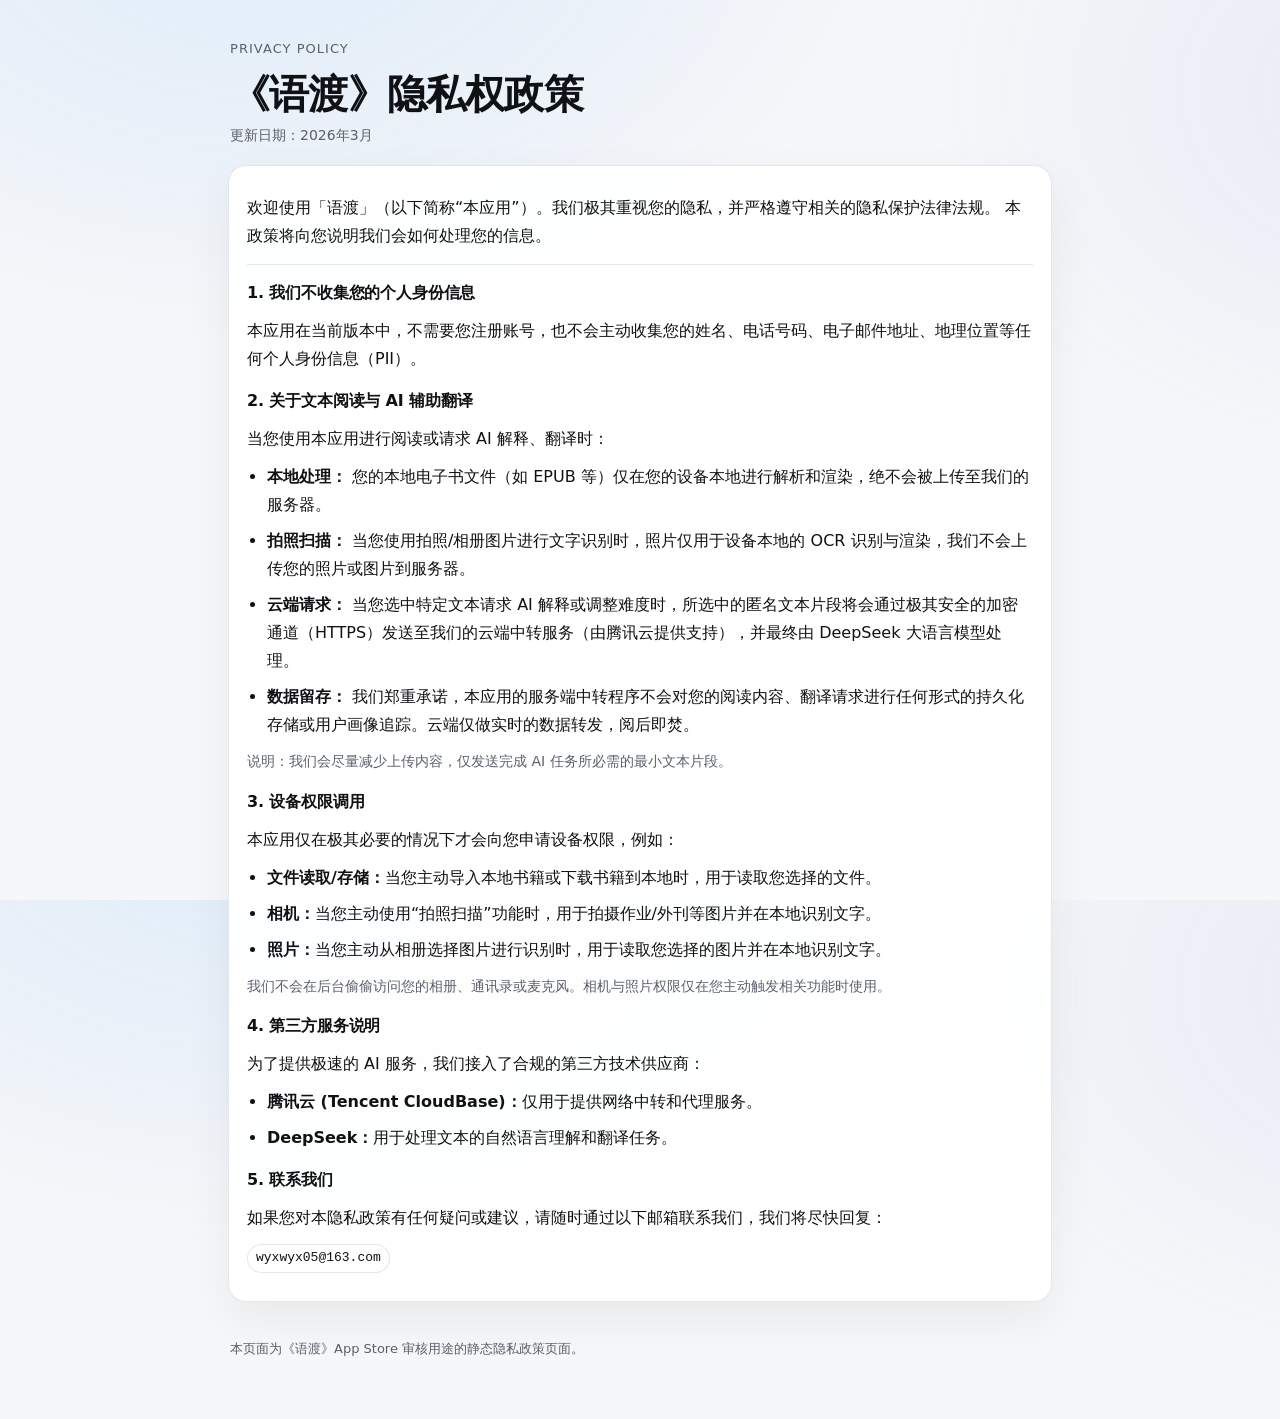
<file: privacy_policy.html>
<!doctype html>
<html lang="zh-CN">
  <head>
    <meta charset="utf-8" />
    <meta name="viewport" content="width=device-width, initial-scale=1" />
    <meta name="color-scheme" content="light dark" />
    <title>语渡 隐私权政策</title>
    <style>
      :root {
        --bg: #f6f7f9;
        --card: #ffffff;
        --text: #101114;
        --muted: #5a606b;
        --border: rgba(16, 17, 20, 0.10);
        --shadow: rgba(16, 17, 20, 0.06);
        --link: #0a84ff;
        --radius: 18px;
      }

      @media (prefers-color-scheme: dark) {
        :root {
          --bg: #0b0c0f;
          --card: #12141a;
          --text: #f2f3f5;
          --muted: #a7adb7;
          --border: rgba(242, 243, 245, 0.12);
          --shadow: rgba(0, 0, 0, 0.35);
          --link: #4aa3ff;
        }
      }

      * { box-sizing: border-box; }
      html, body { height: 100%; }
      body {
        margin: 0;
        font-family: ui-sans-serif, system-ui, -apple-system, BlinkMacSystemFont,
          "Segoe UI", Roboto, "Helvetica Neue", Arial, "Noto Sans",
          "Apple Color Emoji", "Segoe UI Emoji";
        line-height: 1.75;
        color: var(--text);
        background:
          radial-gradient(1200px 800px at 20% -10%, rgba(10,132,255,0.10), transparent 55%),
          radial-gradient(900px 700px at 110% 10%, rgba(88,86,214,0.08), transparent 55%),
          var(--bg);
      }

      a { color: var(--link); text-decoration: none; }
      a:hover { text-decoration: underline; }

      .wrap {
        max-width: 860px;
        margin: 0 auto;
        padding: 28px 18px 48px;
      }

      header {
        padding: 10px 2px 18px;
      }

      .kicker {
        font-size: 13px;
        letter-spacing: 0.08em;
        text-transform: uppercase;
        color: var(--muted);
      }

      h1 {
        margin: 10px 0 6px;
        font-size: clamp(28px, 5vw, 40px);
        line-height: 1.15;
        letter-spacing: -0.02em;
      }

      .meta {
        margin: 0;
        color: var(--muted);
        font-size: 14px;
      }

      .card {
        background: color-mix(in srgb, var(--card) 92%, transparent);
        border: 1px solid var(--border);
        border-radius: var(--radius);
        box-shadow: 0 18px 48px var(--shadow);
        padding: 18px 18px;
        backdrop-filter: blur(10px);
      }

      section + section { margin-top: 14px; }

      h2 {
        margin: 0 0 8px;
        font-size: 16px;
        letter-spacing: -0.01em;
      }

      p { margin: 10px 0; }
      ul { margin: 8px 0 0; padding-left: 20px; }
      li { margin: 8px 0; }

      .note {
        color: var(--muted);
        font-size: 14px;
      }

      .divider {
        height: 1px;
        background: var(--border);
        margin: 14px 0;
      }

      footer {
        margin-top: 16px;
        padding: 10px 2px 0;
        color: var(--muted);
        font-size: 13px;
      }

      .email {
        display: inline-block;
        padding: 2px 8px;
        border-radius: 999px;
        border: 1px solid var(--border);
        background: color-mix(in srgb, var(--card) 80%, transparent);
        font-family: ui-monospace, SFMono-Regular, Menlo, Monaco, Consolas,
          "Liberation Mono", "Courier New", monospace;
        font-size: 13px;
      }
    </style>
  </head>
  <body>
    <main class="wrap">
      <header>
        <div class="kicker">Privacy Policy</div>
        <h1>《语渡》隐私权政策</h1>
        <p class="meta">更新日期：2026年3月</p>
      </header>

      <div class="card" role="article" aria-label="语渡 隐私权政策正文">
        <p>
          欢迎使用「语渡」（以下简称“本应用”）。我们极其重视您的隐私，并严格遵守相关的隐私保护法律法规。
          本政策将向您说明我们会如何处理您的信息。
        </p>

        <div class="divider" aria-hidden="true"></div>

        <section>
          <h2>1. 我们不收集您的个人身份信息</h2>
          <p>
            本应用在当前版本中，不需要您注册账号，也不会主动收集您的姓名、电话号码、电子邮件地址、地理位置等任何个人身份信息（PII）。
          </p>
        </section>

        <section>
          <h2>2. 关于文本阅读与 AI 辅助翻译</h2>
          <p>当您使用本应用进行阅读或请求 AI 解释、翻译时：</p>
          <ul>
            <li>
              <strong>本地处理：</strong>
              您的本地电子书文件（如 EPUB 等）仅在您的设备本地进行解析和渲染，绝不会被上传至我们的服务器。
            </li>
            <li>
              <strong>拍照扫描：</strong>
              当您使用拍照/相册图片进行文字识别时，照片仅用于设备本地的 OCR 识别与渲染，我们不会上传您的照片或图片到服务器。
            </li>
            <li>
              <strong>云端请求：</strong>
              当您选中特定文本请求 AI 解释或调整难度时，所选中的匿名文本片段将会通过极其安全的加密通道（HTTPS）发送至我们的云端中转服务（由腾讯云提供支持），并最终由 DeepSeek 大语言模型处理。
            </li>
            <li>
              <strong>数据留存：</strong>
              我们郑重承诺，本应用的服务端中转程序不会对您的阅读内容、翻译请求进行任何形式的持久化存储或用户画像追踪。云端仅做实时的数据转发，阅后即焚。
            </li>
          </ul>
          <p class="note">
            说明：我们会尽量减少上传内容，仅发送完成 AI 任务所必需的最小文本片段。
          </p>
        </section>

        <section>
          <h2>3. 设备权限调用</h2>
          <p>
            本应用仅在极其必要的情况下才会向您申请设备权限，例如：
          </p>
          <ul>
            <li>
              <strong>文件读取/存储：</strong>当您主动导入本地书籍或下载书籍到本地时，用于读取您选择的文件。
            </li>
            <li>
              <strong>相机：</strong>当您主动使用“拍照扫描”功能时，用于拍摄作业/外刊等图片并在本地识别文字。
            </li>
            <li>
              <strong>照片：</strong>当您主动从相册选择图片进行识别时，用于读取您选择的图片并在本地识别文字。
            </li>
          </ul>
          <p class="note">
            我们不会在后台偷偷访问您的相册、通讯录或麦克风。相机与照片权限仅在您主动触发相关功能时使用。
          </p>
        </section>

        <section>
          <h2>4. 第三方服务说明</h2>
          <p>为了提供极速的 AI 服务，我们接入了合规的第三方技术供应商：</p>
          <ul>
            <li><strong>腾讯云 (Tencent CloudBase)：</strong>仅用于提供网络中转和代理服务。</li>
            <li><strong>DeepSeek：</strong>用于处理文本的自然语言理解和翻译任务。</li>
          </ul>
        </section>

        <section>
          <h2>5. 联系我们</h2>
          <p>
            如果您对本隐私政策有任何疑问或建议，请随时通过以下邮箱联系我们，我们将尽快回复：
          </p>
          <p><span class="email">wyxwyx05@163.com</span></p>
        </section>
      </div>

      <footer>
        <p>
          本页面为《语渡》App Store 审核用途的静态隐私政策页面。
        </p>
      </footer>
    </main>
  </body>
</html>
</file>
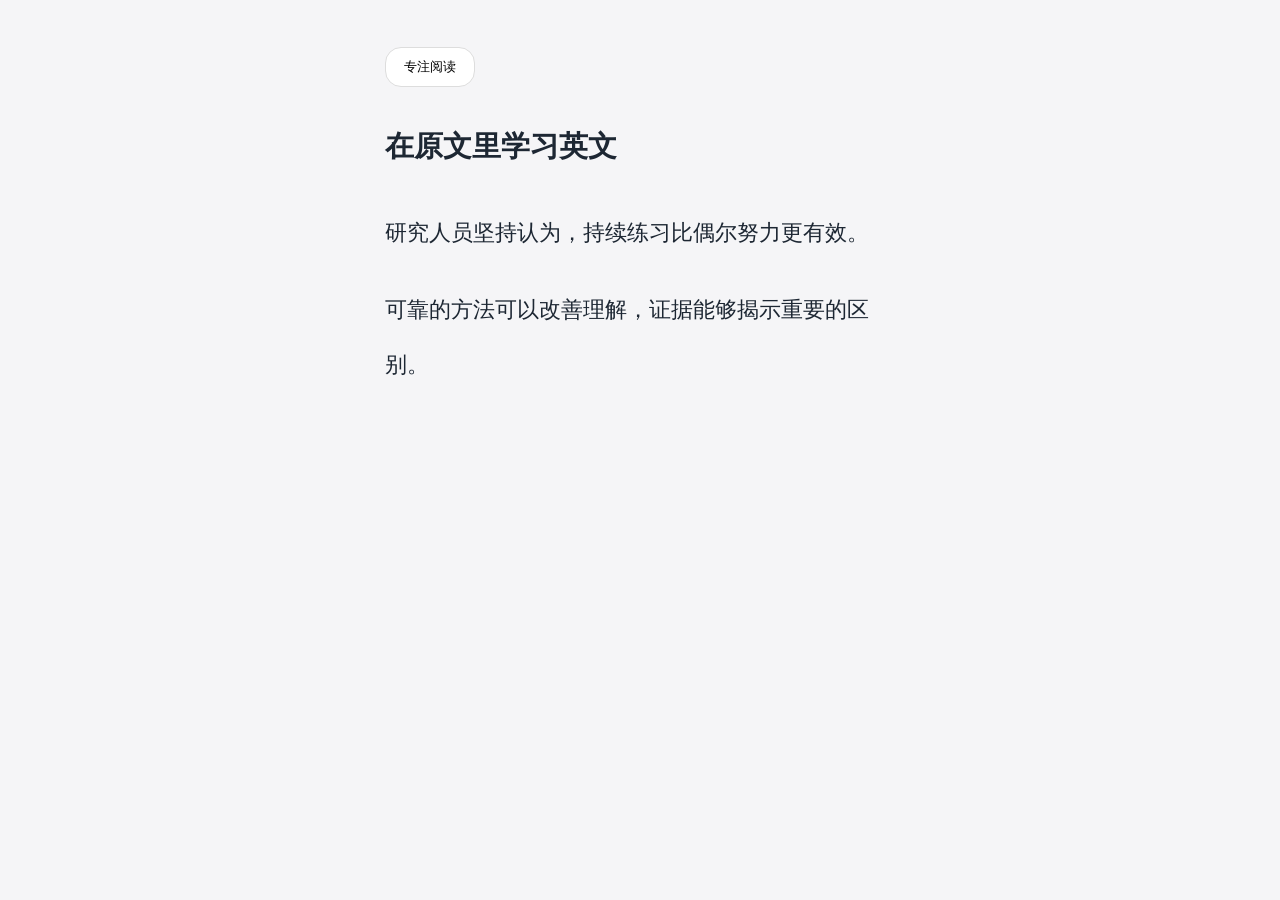
<file: test/fixtures/chinese.html>
<!doctype html><html lang="zh" translate="no" class="notranslate"><meta charset="utf-8"><meta name="viewport" content="width=device-width,initial-scale=1"><meta name="google" content="notranslate"><title>Lingfer Chinese sample</title><style>body{margin:36px auto;max-width:510px;padding:0 40px;background:#f5f5f7;color:#1d2733;font:22px/2.5 system-ui}h1{font-size:29px}button{background:white;border:1px solid #ddd;border-radius:16px;padding:10px 18px}html:fullscreen button{display:none}</style><button onclick="document.documentElement.requestFullscreen()">专注阅读</button><h1>在原文里学习英文</h1><p>研究人员坚持认为，持续练习比偶尔努力更有效。</p><p>可靠的方法可以改善理解，证据能够揭示重要的区别。</p></html>
</file>
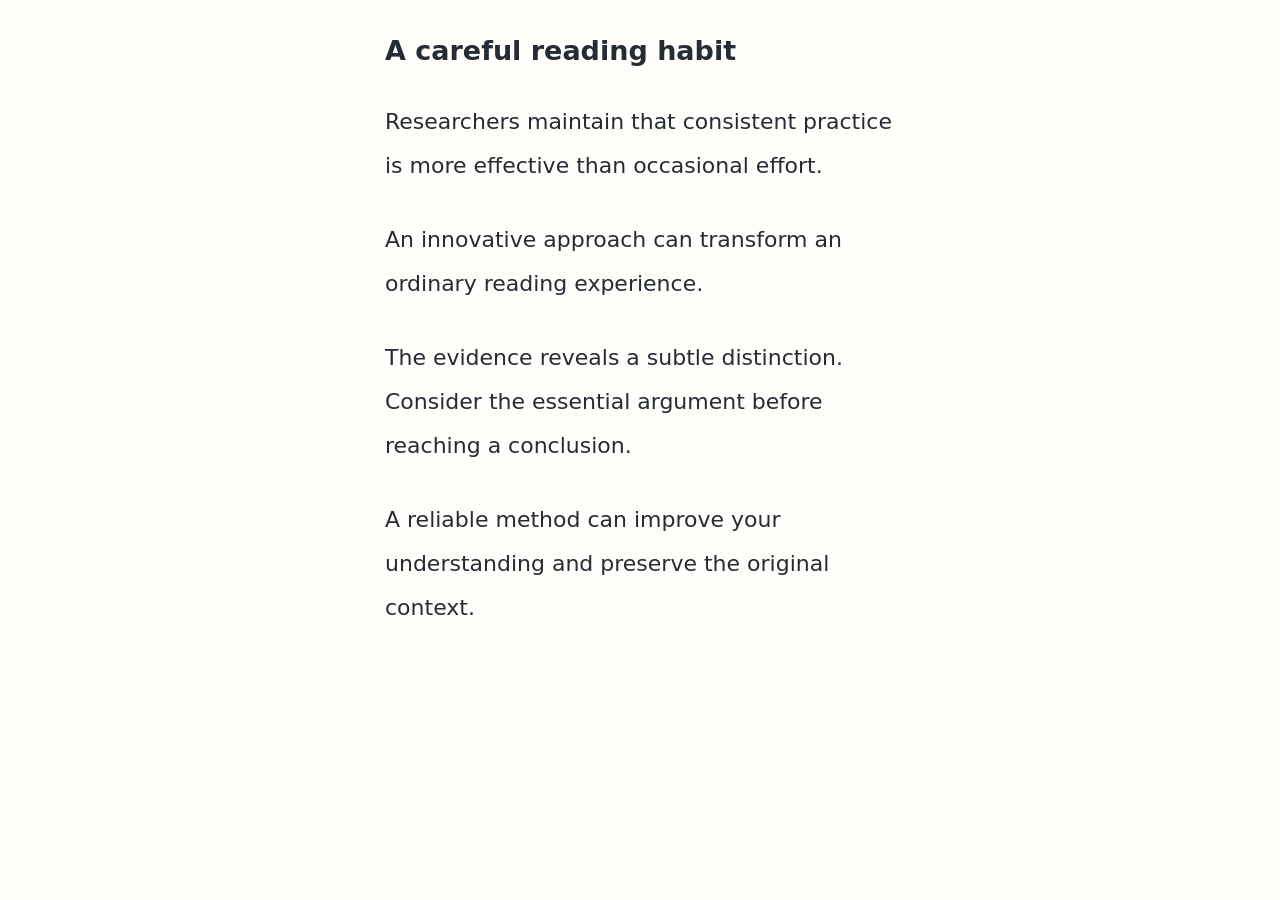
<file: test/fixtures/context.html>
<!doctype html>
<html lang="en" translate="no" class="notranslate">
<meta charset="utf-8"><meta name="viewport" content="width=device-width,initial-scale=1">
<meta name="google" content="notranslate"><title>Reading context sample</title>
<style>body{margin:32px auto;max-width:510px;padding:0 28px;background:#fffefa;color:#252c34;font:22px/2 system-ui}h1{font-size:27px;line-height:1.4}p{margin:30px 0}</style>
<h1>A careful reading habit</h1>
<p>Researchers maintain that consistent practice is more effective than occasional effort.</p>
<p>An innovative approach can transform an ordinary reading experience.</p>
<p>The evidence reveals a subtle distinction. Consider the essential argument before reaching a conclusion.</p>
<p>A reliable method can improve your understanding and preserve the original context.</p>
</html>
</file>
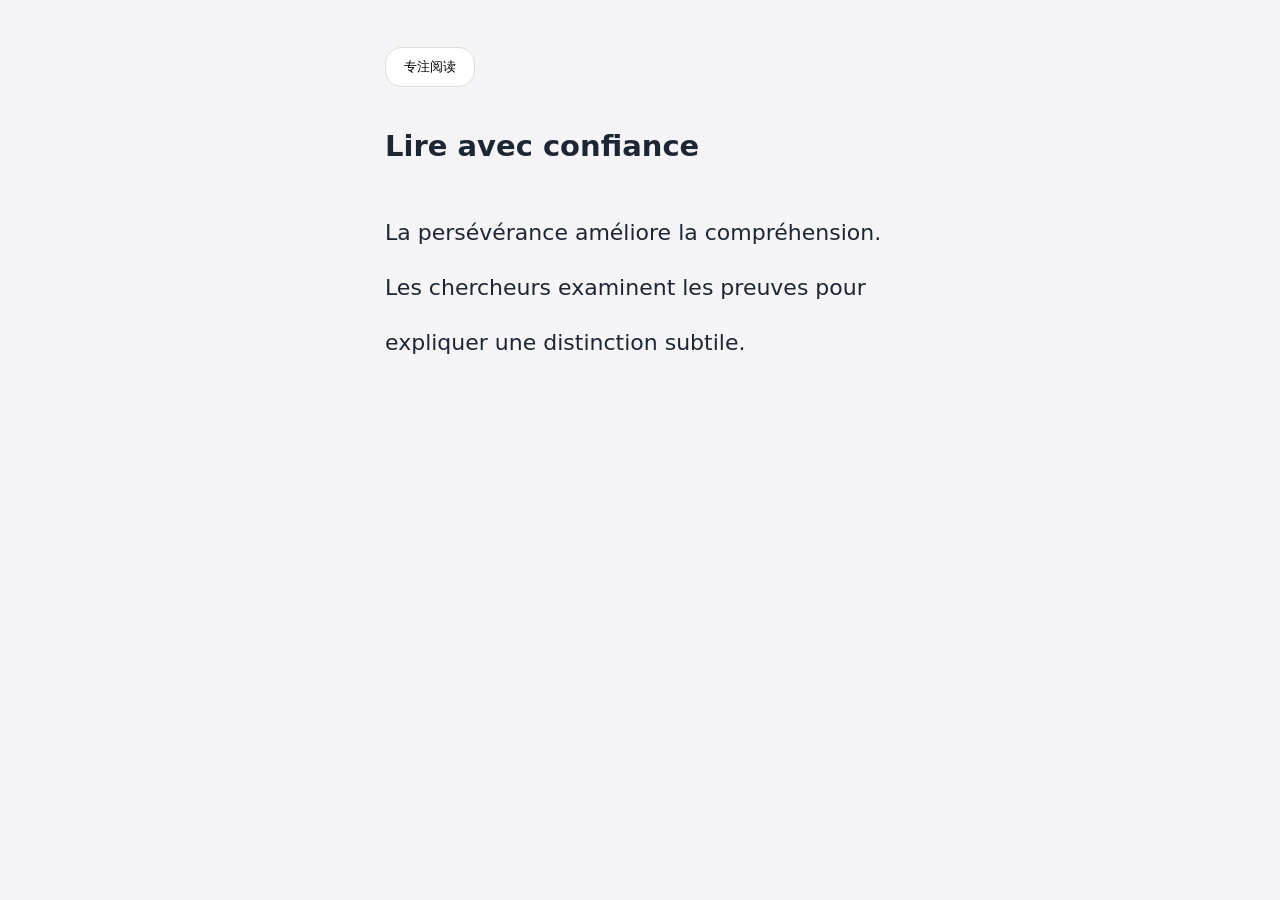
<file: test/fixtures/french.html>
<!doctype html><html lang="fr" translate="no" class="notranslate"><meta charset="utf-8"><meta name="viewport" content="width=device-width,initial-scale=1"><meta name="google" content="notranslate"><title>Lingfer French sample</title><style>body{margin:36px auto;max-width:510px;padding:0 40px;background:#f5f5f7;color:#1d2733;font:22px/2.5 system-ui}h1{font-size:29px}button{background:white;border:1px solid #ddd;border-radius:16px;padding:10px 18px}html:fullscreen button{display:none}</style><button onclick="document.documentElement.requestFullscreen()">专注阅读</button><h1>Lire avec confiance</h1><p>La persévérance améliore la compréhension. Les chercheurs examinent les preuves pour expliquer une distinction subtile.</p></html>
</file>
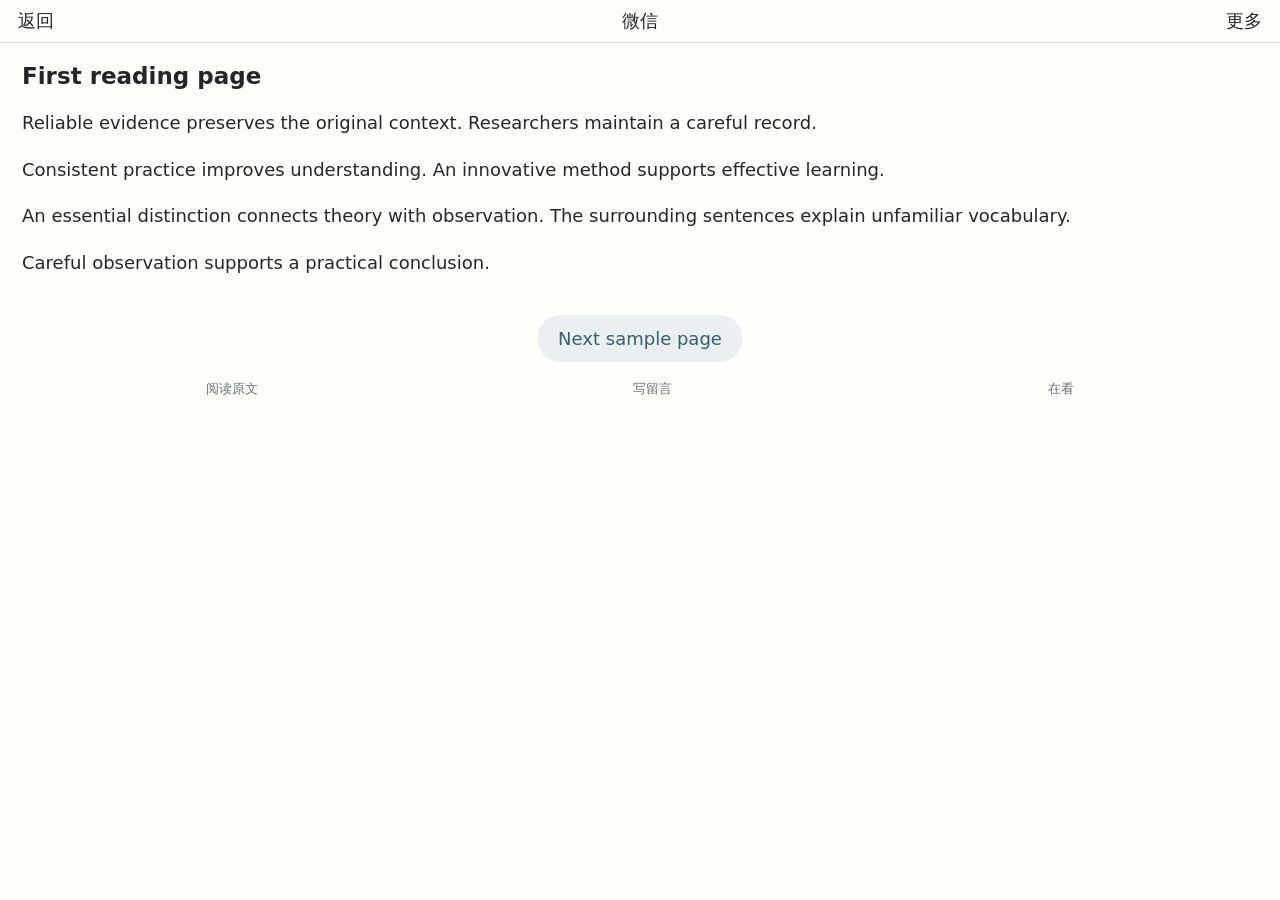
<file: test/fixtures/full-page-reading.html>
<!doctype html><html lang="en" translate="no"><meta charset="utf-8"><meta name="viewport" content="width=device-width,initial-scale=1"><meta name="google" content="notranslate"><title>Public reading coverage sample</title>
<style>body{margin:0;background:#fffefa;color:#222828;font:18px/1.65 system-ui}header{display:flex;justify-content:space-between;padding:6px 18px;border-bottom:1px solid #ddd}article{padding:12px 22px}h1{font-size:23px;line-height:1.4;margin:5px 0 16px}p{margin:0 0 17px}button{font:inherit;background:#eaf0f1;color:#365f70;border:0;border-radius:22px;padding:9px 20px;display:block;margin:8px auto}footer{display:flex;justify-content:space-around;color:#68717a;font-size:13px;padding:8px 18px}</style>
<header><span>返回</span><span>微信</span><span>更多</span></header>
<article id="article"><h1>First reading page</h1>
<p>Reliable evidence preserves the original context. Researchers maintain a careful record.</p>
<p>Consistent practice improves understanding. An innovative method supports effective learning.</p>
<p>An essential distinction connects theory with observation. The surrounding sentences explain unfamiliar vocabulary.</p>
<p>Careful observation supports a practical conclusion.</p></article>
<button onclick="nextPage()">Next sample page</button><footer><span>阅读原文</span><span>写留言</span><span>在看</span></footer>
<script>function nextPage(){document.querySelector('article').innerHTML='<h1>Second reading page</h1><p>Different experiments reveal a significant relationship. Engineers evaluate alternative designs.</p><p>A systematic approach improves practical skills. Accurate interpretation requires sufficient information.</p><p>Independent researchers compare their assumptions. An adequate explanation preserves the meaning.</p><p>The final paragraph describes a comprehensive investigation.</p>';document.querySelector('button').textContent='Second sample page';window.scrollTo(0,0);}</script></html>
</file>
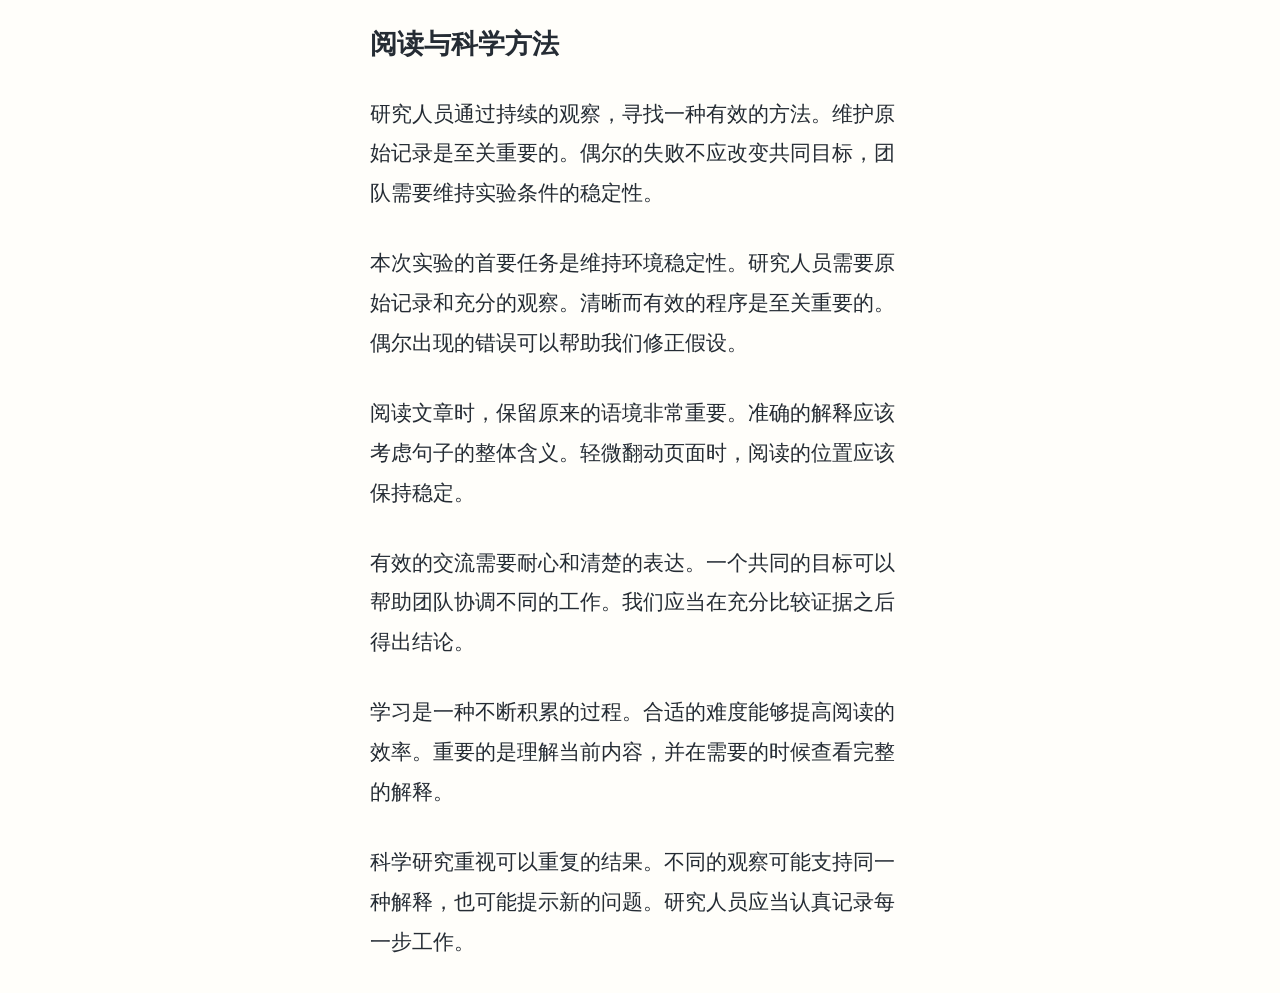
<file: test/fixtures/island-chinese.html>
<!doctype html><html lang="zh-CN" translate="no"><meta charset="utf-8"><meta name="viewport" content="width=device-width,initial-scale=1"><meta name="google" content="notranslate"><title>语渡公开测试文章</title>
<style>body{margin:24px auto;max-width:540px;padding:0 25px;background:#fffefa;color:#252c34;font:21px/1.9 system-ui}h1{font-size:27px;line-height:1.5}p{margin:30px 0}</style>
<h1>阅读与科学方法</h1>
<p>研究人员通过持续的观察，寻找一种有效的方法。维护原始记录是至关重要的。偶尔的失败不应改变共同目标，团队需要维持实验条件的稳定性。</p>
<p>本次实验的首要任务是维持环境稳定性。研究人员需要原始记录和充分的观察。清晰而有效的程序是至关重要的。偶尔出现的错误可以帮助我们修正假设。</p>
<p>阅读文章时，保留原来的语境非常重要。准确的解释应该考虑句子的整体含义。轻微翻动页面时，阅读的位置应该保持稳定。</p>
<p>有效的交流需要耐心和清楚的表达。一个共同的目标可以帮助团队协调不同的工作。我们应当在充分比较证据之后得出结论。</p>
<p>学习是一种不断积累的过程。合适的难度能够提高阅读的效率。重要的是理解当前内容，并在需要的时候查看完整的解释。</p>
<p>科学研究重视可以重复的结果。不同的观察可能支持同一种解释，也可能提示新的问题。研究人员应当认真记录每一步工作。</p>
</html>
</file>
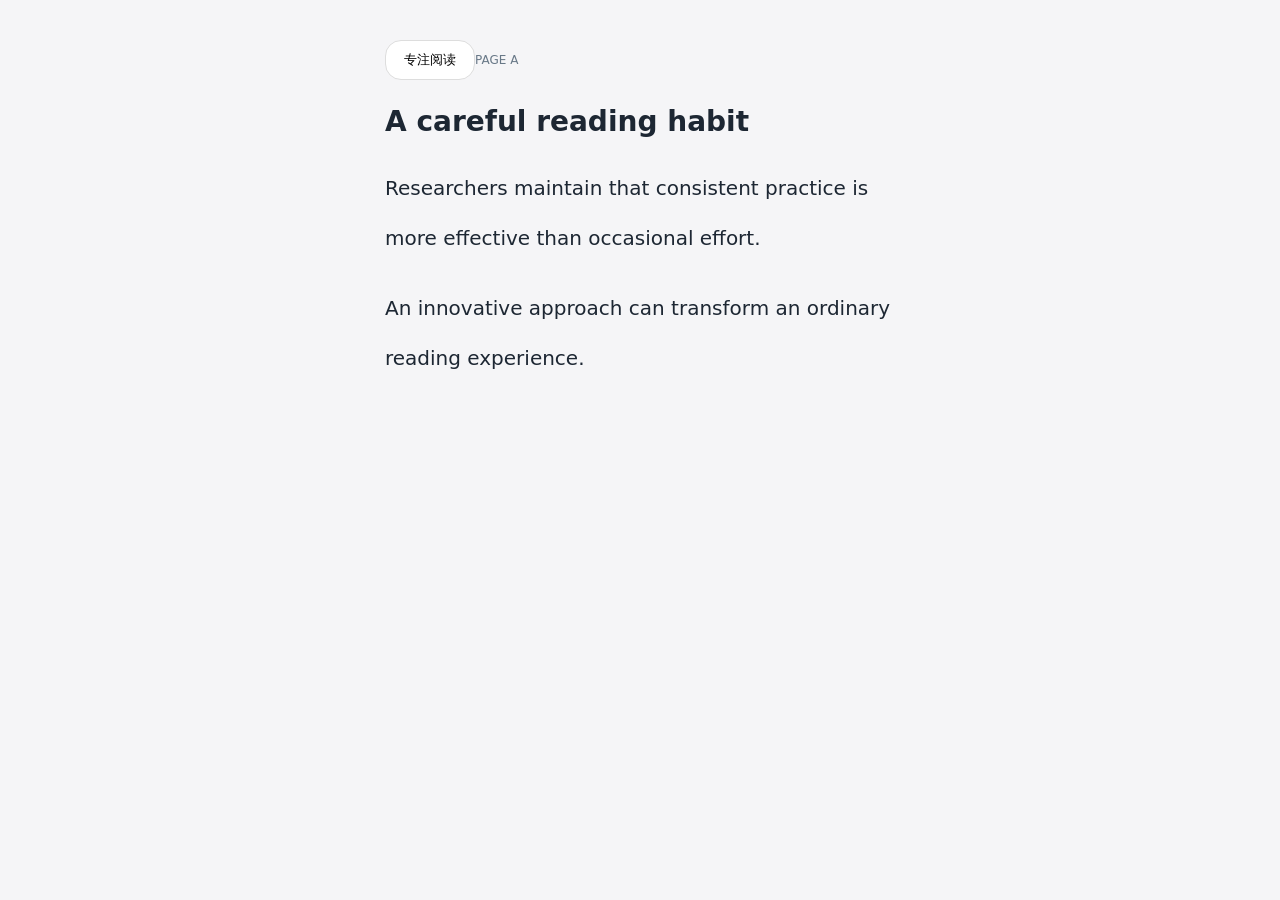
<file: test/fixtures/live.html>
<!doctype html><html lang="en" translate="no" class="notranslate"><meta charset="utf-8"><meta name="viewport" content="width=device-width,initial-scale=1"><meta name="google" content="notranslate"><title>Lingfer live sample</title><style>body{margin:32px auto;max-width:510px;padding:0 40px;background:#f5f5f7;color:#1d2733;font:20px/2.5 system-ui}h1{font-size:28px;line-height:1.5}small{font-size:12px;color:#687887}button{background:#fff;border:1px solid #ddd;border-radius:16px;padding:10px 18px}html:fullscreen button{display:none}</style><button onclick="document.documentElement.requestFullscreen()">专注阅读</button><small id="status">PAGE A</small><main></main><script>const pages=[['A careful reading habit','Researchers maintain that consistent practice is more effective than occasional effort.','An innovative approach can transform an ordinary reading experience.'],['Choosing strong evidence','The evidence reveals a subtle distinction. Consider the essential argument before reaching a conclusion.','A reliable method can improve your understanding and preserve the original context.']];let i=0;function render(){let p=pages[i%2];document.querySelector('main').innerHTML='<h1>'+p[0]+'</h1><p>'+p[1]+'</p><p>'+p[2]+'</p>';document.querySelector('#status').textContent='PAGE '+(i%2?'B':'A');}render();setInterval(()=>{i++;render();},18000);</script></html>
</file>
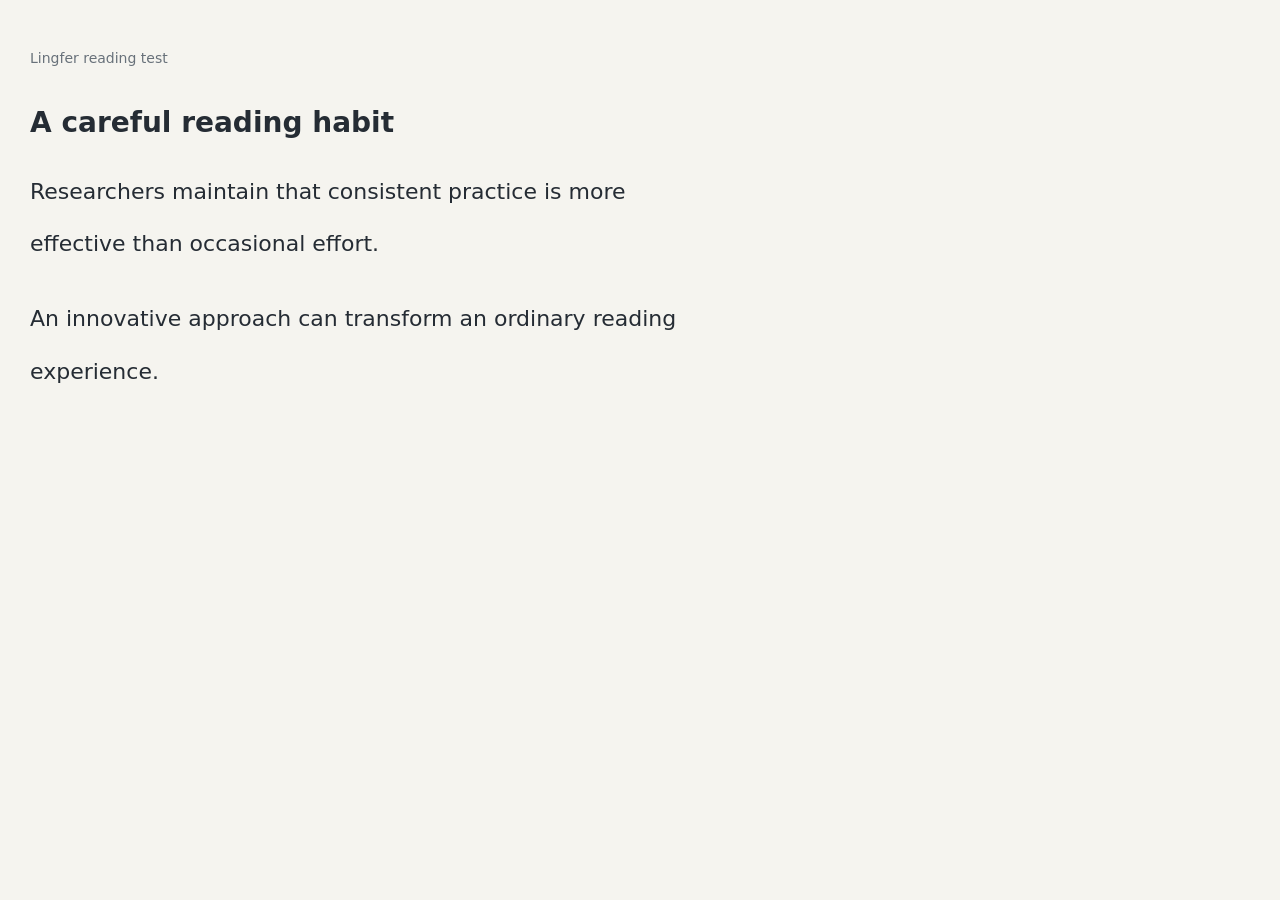
<file: test/fixtures/native-live.html>
<!doctype html><html lang="en" translate="no"><meta charset="utf-8"><meta name="viewport" content="width=device-width,initial-scale=1"><meta name="google" content="notranslate"><title>Lingfer live reading test</title><style>body{margin:30px;max-width:650px;font:22px/2.4 system-ui;background:#f5f4ef;color:#252c34}h1{font-size:28px;line-height:1.5}small{font-size:14px;color:#68717a}</style><small>Lingfer reading test</small><main></main><script>let timer;const page=document.querySelector('main');function first(){clearTimeout(timer);page.innerHTML='<h1>A careful reading habit</h1><p>Researchers maintain that consistent practice is more effective than occasional effort.</p><p>An innovative approach can transform an ordinary reading experience.</p>';timer=setTimeout(()=>{page.innerHTML='<h1>Choosing strong evidence</h1><p>The evidence reveals a subtle distinction. Consider the essential argument before reaching a conclusion.</p><p>A reliable method can improve your understanding and preserve the original context.</p>';},6500);}document.addEventListener('visibilitychange',()=>{if(!document.hidden)first()});first();</script></html>
</file>
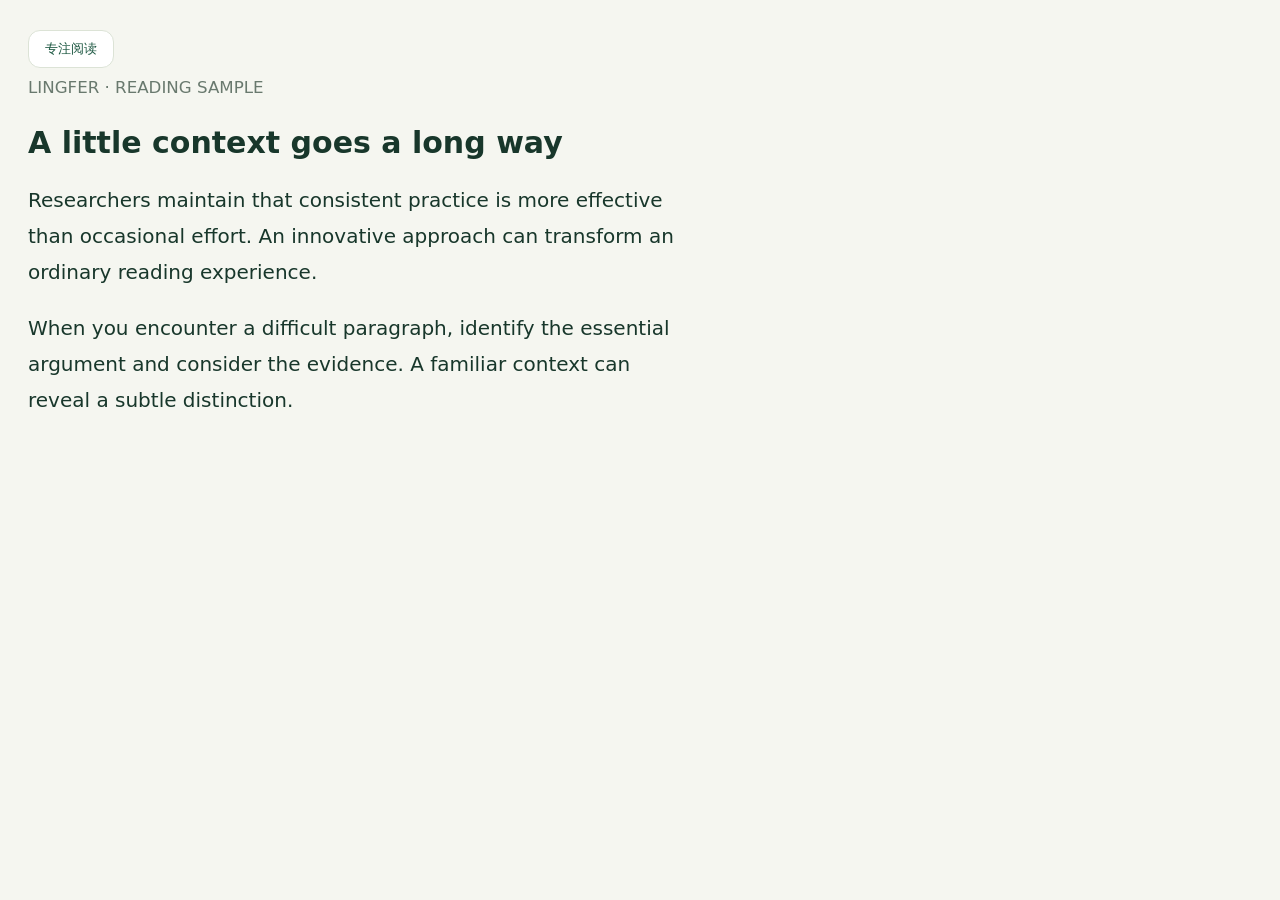
<file: test/fixtures/reading.html>
<!doctype html><html lang="en"><meta charset="utf-8"><meta name="viewport" content="width=device-width,initial-scale=1"><title>Reading with context</title><style>body{margin:28px;font:20px/1.8 system-ui;max-width:660px;color:#18372b;background:#f5f6f0}h1{font-size:30px;line-height:1.25}small{color:#69796e}button{border:1px solid #dce3d6;border-radius:12px;padding:9px 16px;background:white;color:#1c5741} :fullscreen body{margin:32px} :fullscreen button{display:none}</style><button onclick="document.documentElement.requestFullscreen?.()">专注阅读</button><br><small>LINGFER · READING SAMPLE</small><h1>A little context goes a long way</h1><p>Researchers maintain that consistent practice is more effective than occasional effort. An innovative approach can transform an ordinary reading experience.</p><p>When you encounter a difficult paragraph, identify the essential argument and consider the evidence. A familiar context can reveal a subtle distinction.</p></html>
</file>
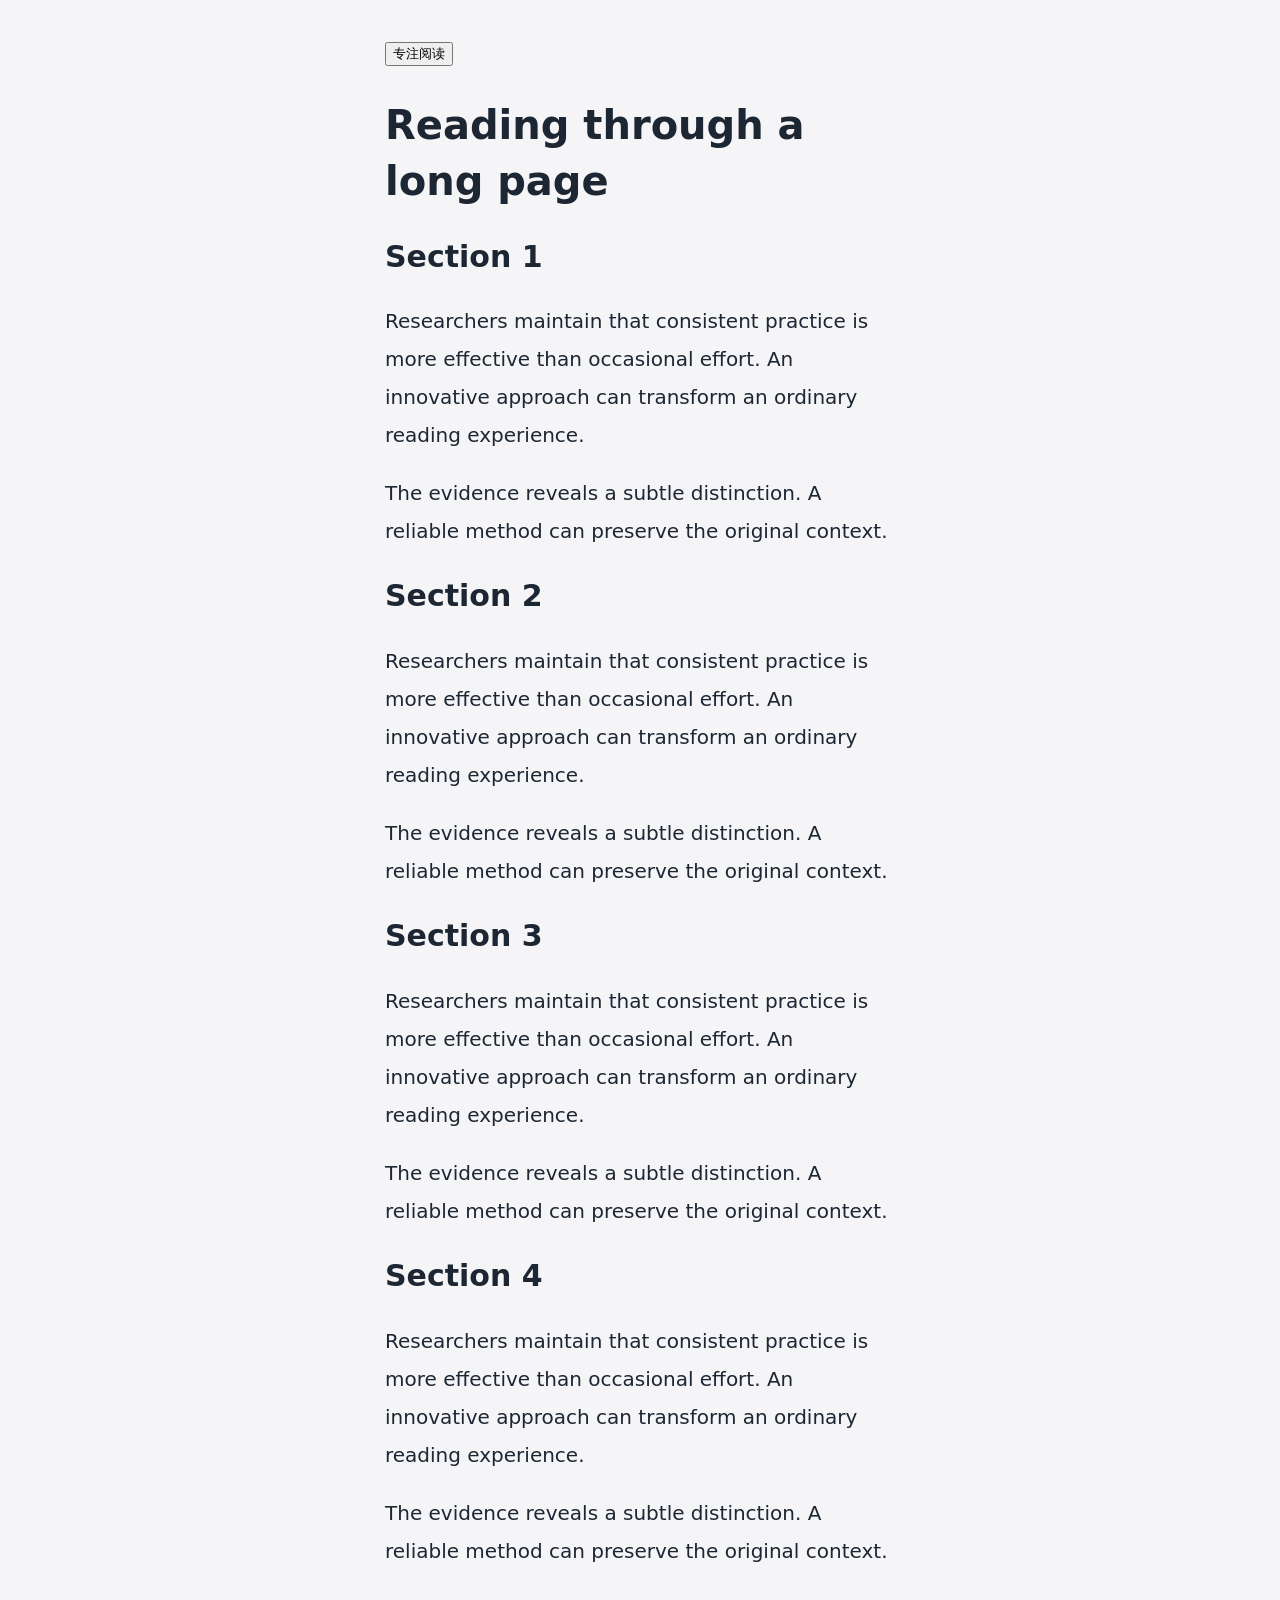
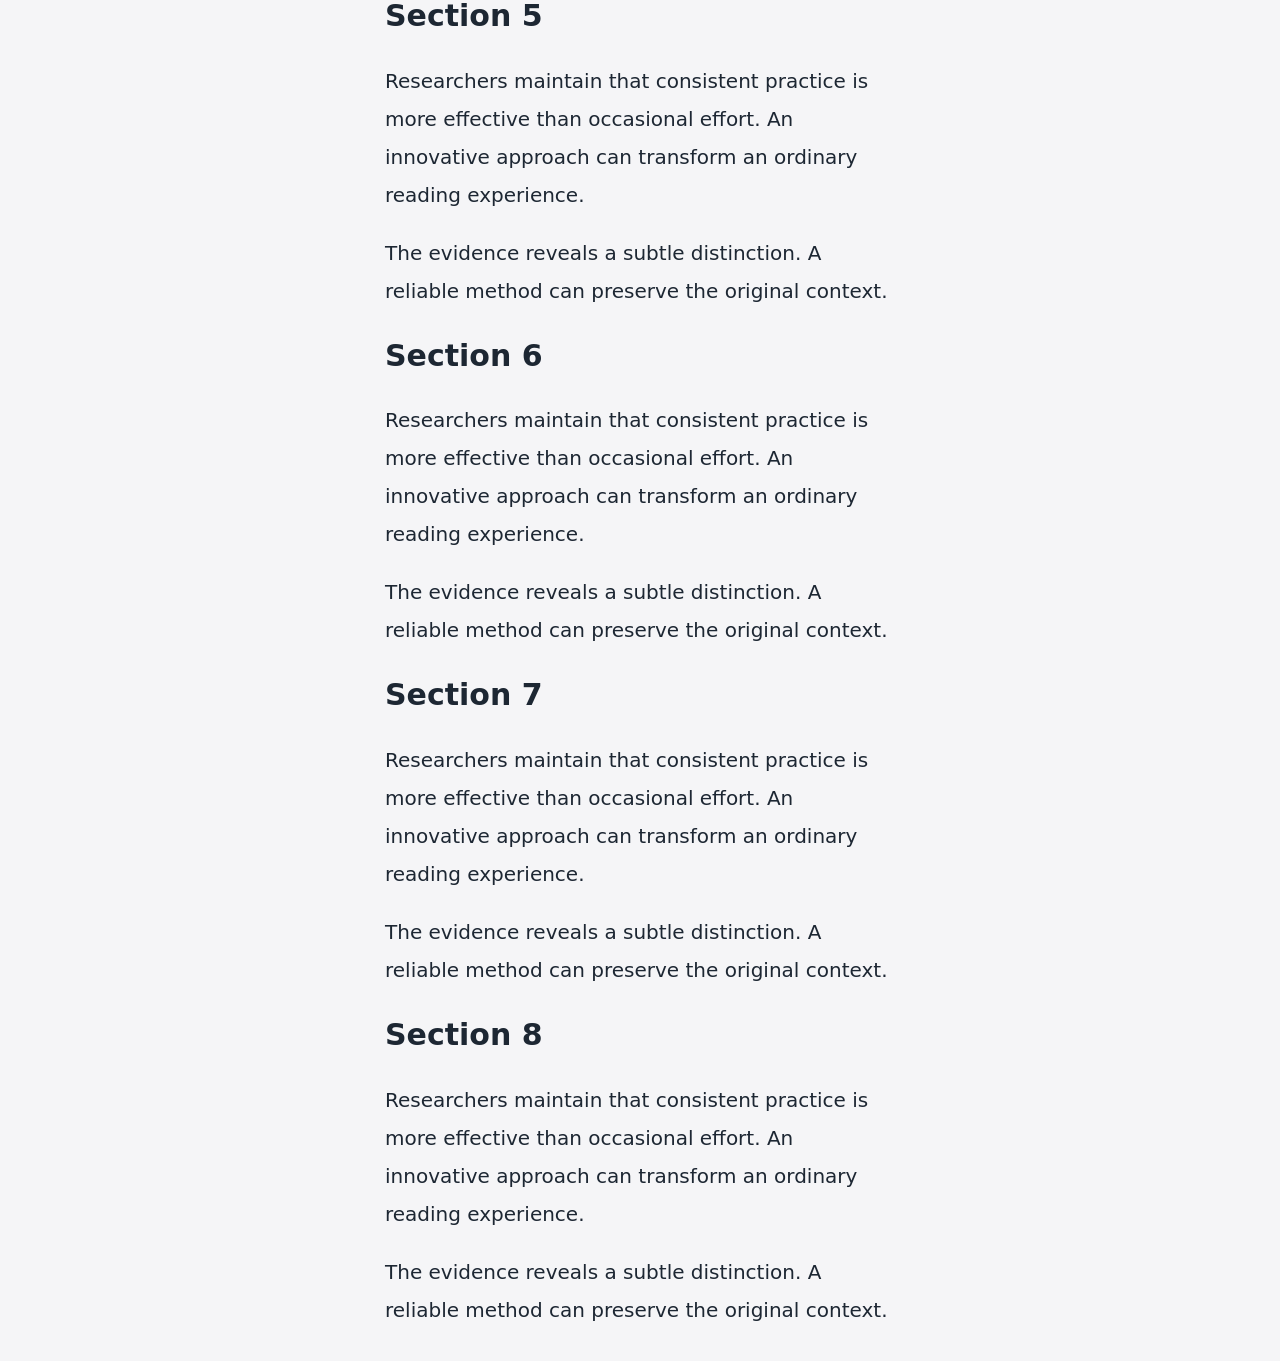
<file: test/fixtures/scroll.html>
<!doctype html><html lang="en" translate="no"><meta charset="utf-8"><meta name="viewport" content="width=device-width,initial-scale=1"><style>body{margin:32px auto;max-width:510px;padding:0 40px;font:20px/1.9 system-ui;background:#f5f5f7;color:#1d2733}h1,h2{line-height:1.4}html:fullscreen button{display:none}</style><button onclick="document.documentElement.requestFullscreen()">专注阅读</button><h1>Reading through a long page</h1><h2>Section 1</h2><p>Researchers maintain that consistent practice is more effective than occasional effort. An innovative approach can transform an ordinary reading experience.</p><p>The evidence reveals a subtle distinction. A reliable method can preserve the original context.</p><h2>Section 2</h2><p>Researchers maintain that consistent practice is more effective than occasional effort. An innovative approach can transform an ordinary reading experience.</p><p>The evidence reveals a subtle distinction. A reliable method can preserve the original context.</p><h2>Section 3</h2><p>Researchers maintain that consistent practice is more effective than occasional effort. An innovative approach can transform an ordinary reading experience.</p><p>The evidence reveals a subtle distinction. A reliable method can preserve the original context.</p><h2>Section 4</h2><p>Researchers maintain that consistent practice is more effective than occasional effort. An innovative approach can transform an ordinary reading experience.</p><p>The evidence reveals a subtle distinction. A reliable method can preserve the original context.</p><h2>Section 5</h2><p>Researchers maintain that consistent practice is more effective than occasional effort. An innovative approach can transform an ordinary reading experience.</p><p>The evidence reveals a subtle distinction. A reliable method can preserve the original context.</p><h2>Section 6</h2><p>Researchers maintain that consistent practice is more effective than occasional effort. An innovative approach can transform an ordinary reading experience.</p><p>The evidence reveals a subtle distinction. A reliable method can preserve the original context.</p><h2>Section 7</h2><p>Researchers maintain that consistent practice is more effective than occasional effort. An innovative approach can transform an ordinary reading experience.</p><p>The evidence reveals a subtle distinction. A reliable method can preserve the original context.</p><h2>Section 8</h2><p>Researchers maintain that consistent practice is more effective than occasional effort. An innovative approach can transform an ordinary reading experience.</p><p>The evidence reveals a subtle distinction. A reliable method can preserve the original context.</p></html>
</file>
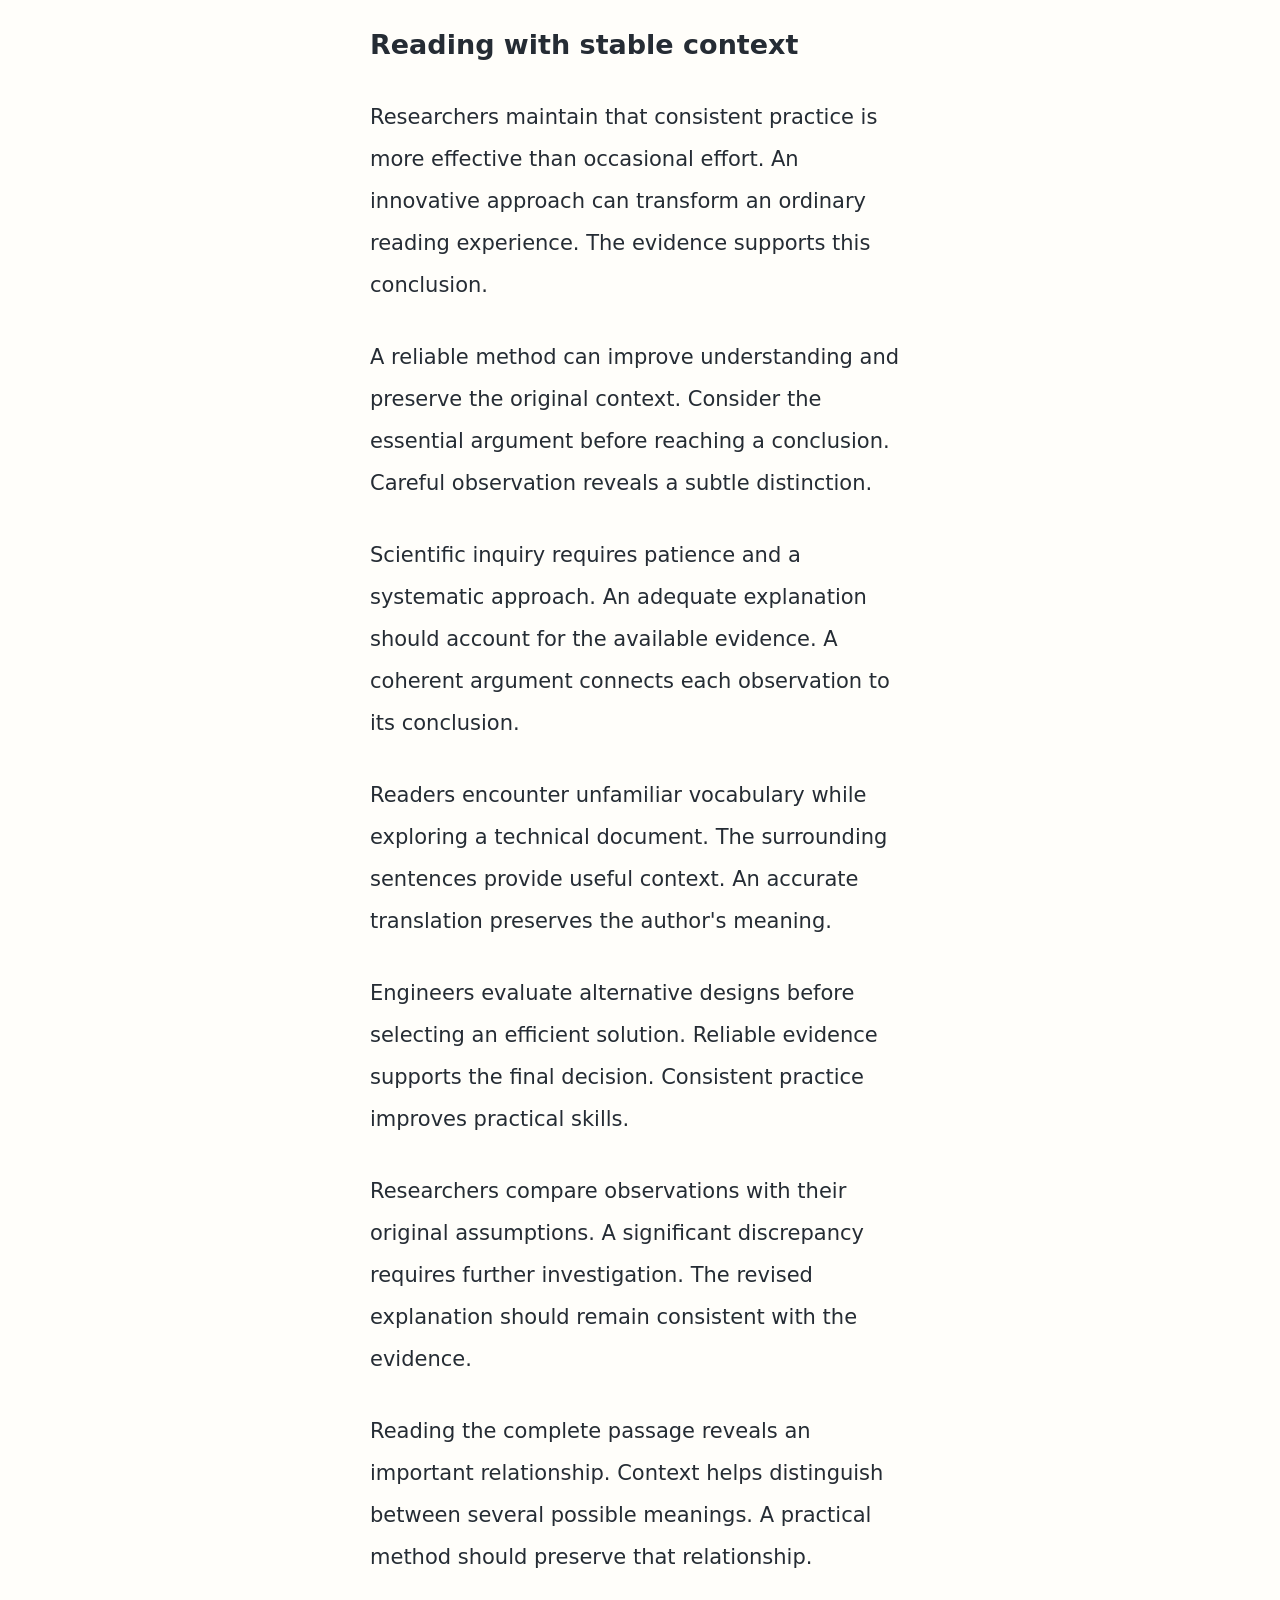
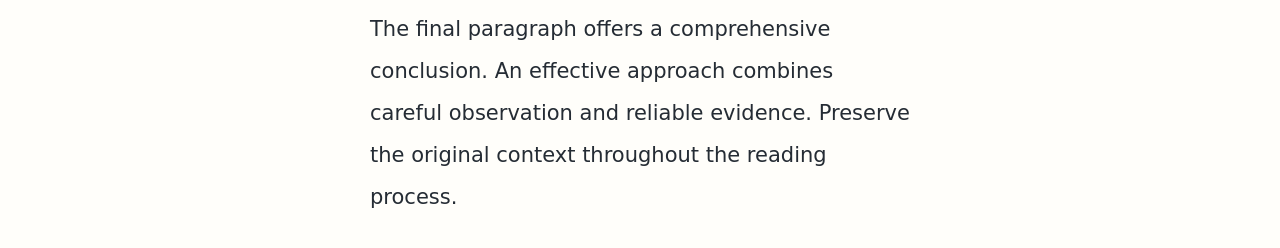
<file: test/fixtures/stable-scroll.html>
<!doctype html><html lang="en" translate="no"><meta charset="utf-8"><meta name="viewport" content="width=device-width,initial-scale=1"><meta name="google" content="notranslate"><title>Lingfer reading stability sample</title>
<style>body{margin:25px auto;max-width:540px;padding:0 28px;background:#fffefa;color:#252c34;font:21px/2 system-ui}h1{font-size:27px;line-height:1.5}p{margin:30px 0;min-height:140px}small{color:#68717a}</style>
<h1>Reading with stable context</h1>
<p>Researchers maintain that consistent practice is more effective than occasional effort. An innovative approach can transform an ordinary reading experience. The evidence supports this conclusion.</p>
<p>A reliable method can improve understanding and preserve the original context. Consider the essential argument before reaching a conclusion. Careful observation reveals a subtle distinction.</p>
<p>Scientific inquiry requires patience and a systematic approach. An adequate explanation should account for the available evidence. A coherent argument connects each observation to its conclusion.</p>
<p>Readers encounter unfamiliar vocabulary while exploring a technical document. The surrounding sentences provide useful context. An accurate translation preserves the author's meaning.</p>
<p>Engineers evaluate alternative designs before selecting an efficient solution. Reliable evidence supports the final decision. Consistent practice improves practical skills.</p>
<p>Researchers compare observations with their original assumptions. A significant discrepancy requires further investigation. The revised explanation should remain consistent with the evidence.</p>
<p>Reading the complete passage reveals an important relationship. Context helps distinguish between several possible meanings. A practical method should preserve that relationship.</p>
<p>The final paragraph offers a comprehensive conclusion. An effective approach combines careful observation and reliable evidence. Preserve the original context throughout the reading process.</p>
</html>
</file>
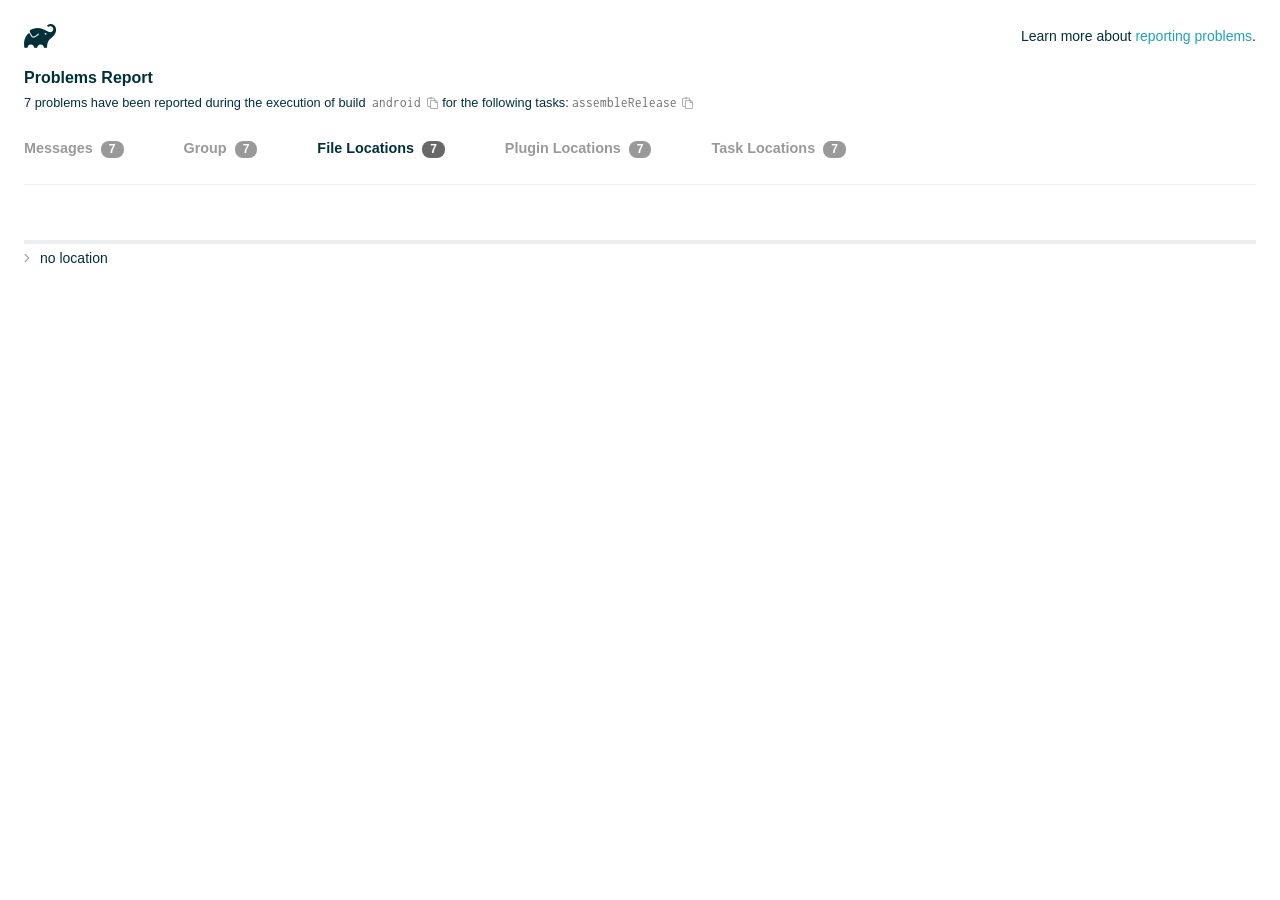
<file: android/build/reports/problems/problems-report.html>
<!DOCTYPE html>

<html lang="en">
<head>
    <!-- Required meta tags -->
    <meta charset="utf-8">
    <meta name="viewport" content="width=device-width, initial-scale=1, shrink-to-fit=no">

                    <style type="text/css">
                /*! normalize.css v7.0.0 | MIT License | github.com/necolas/normalize.css */
html {
    line-height: 1.15;
    -ms-text-size-adjust: 100%;
    -webkit-text-size-adjust: 100%
}

body {
    margin: 0
}

article, aside, footer, header, nav, section {
    display: block
}

h1 {
    font-size: 2em;
    margin: .67em 0
}

figcaption, figure, main {
    display: block
}

figure {
    margin: 1em 40px
}

hr {
    box-sizing: content-box;
    height: 0;
    overflow: visible
}

pre {
    font-family: monospace, monospace;
    font-size: 1em
}

a {
    background-color: transparent;
    -webkit-text-decoration-skip: objects
}

abbr[title] {
    border-bottom: none;
    text-decoration: underline;
    text-decoration: underline dotted
}

b, strong {
    font-weight: inherit
}

b, strong {
    font-weight: bolder
}

code, kbd, samp {
    font-family: monospace, monospace;
    font-size: 1em
}

dfn {
    font-style: italic
}

mark {
    background-color: #ff0;
    color: #000
}

small {
    font-size: 80%
}

sub, sup {
    font-size: 75%;
    line-height: 0;
    position: relative;
    vertical-align: baseline
}

sub {
    bottom: -.25em
}

sup {
    top: -.5em
}

audio, video {
    display: inline-block
}

audio:not([controls]) {
    display: none;
    height: 0
}

img {
    border-style: none
}

svg:not(:root) {
    overflow: hidden
}

button, input, optgroup, select, textarea {
    font-family: sans-serif;
    font-size: 100%;
    line-height: 1.15;
    margin: 0
}

button, input {
    overflow: visible
}

button, select {
    text-transform: none
}

[type=reset], [type=submit], button, html [type=button] {
    -webkit-appearance: button
}

[type=button]::-moz-focus-inner, [type=reset]::-moz-focus-inner, [type=submit]::-moz-focus-inner, button::-moz-focus-inner {
    border-style: none;
    padding: 0
}

[type=button]:-moz-focusring, [type=reset]:-moz-focusring, [type=submit]:-moz-focusring, button:-moz-focusring {
    outline: 1px dotted ButtonText
}

fieldset {
    padding: .35em .75em .625em
}

legend {
    box-sizing: border-box;
    color: inherit;
    display: table;
    max-width: 100%;
    padding: 0;
    white-space: normal
}

progress {
    display: inline-block;
    vertical-align: baseline
}

textarea {
    overflow: auto
}

[type=checkbox], [type=radio] {
    box-sizing: border-box;
    padding: 0
}

[type=number]::-webkit-inner-spin-button, [type=number]::-webkit-outer-spin-button {
    height: auto
}

[type=search] {
    -webkit-appearance: textfield;
    outline-offset: -2px
}

[type=search]::-webkit-search-cancel-button, [type=search]::-webkit-search-decoration {
    -webkit-appearance: none
}

::-webkit-file-upload-button {
    -webkit-appearance: button;
    font: inherit
}

details, menu {
    display: block
}

summary {
    display: list-item
}

canvas {
    display: inline-block
}

template {
    display: none
}

[hidden] {
    display: none
}

/* configuration cache styles */

.report-wrapper {
    margin: 0;
    padding: 0 24px;
}

.gradle-logo {
    width: 32px;
    height: 24px;
    background-image: url("[data-uri]");
    background-size: contain;
}

.header {
    display: flex;
    flex-wrap: wrap;
    position: fixed;
    top: 0;
    left: 0;
    width: 100%;
    padding: 24px 24px 0 24px;
    background-color: white;
    z-index: 1;
}

.learn-more {
    margin-left: auto;
    align-self: center;
    font-size: 0.875rem;
    font-weight: normal;
}

.title {
    display: flex;
    align-items: center;
    padding: 18px 0 24px 0;
    flex: 1 0 100%;
}

.content {
    font-size: 0.875rem;
    padding: 240px 0 48px;
    overflow-x: auto;
    white-space: nowrap;
}

.content ol:first-of-type {
    margin: 0;
}

.tree-btn {
    cursor: pointer;
    display: inline-block;
    width: 16px;
    height: 16px;
    background-size: contain;
    background-repeat: no-repeat;
    vertical-align: middle;
    margin-top: -0.2em;
}

.tree-btn.collapsed {
    background-image: url('data:image/svg+xml;utf8,<svg xmlns="http://www.w3.org/2000/svg" viewBox="0 0 192 512"><path d="M166.9 264.5l-117.8 116c-4.7 4.7-12.3 4.7-17 0l-7.1-7.1c-4.7-4.7-4.7-12.3 0-17L127.3 256 25.1 155.6c-4.7-4.7-4.7-12.3 0-17l7.1-7.1c4.7-4.7 12.3-4.7 17 0l117.8 116c4.6 4.7 4.6 12.3-.1 17z" fill="%23999999" stroke="%23999999"/></svg>');
}

.tree-btn.expanded {
    background-image: url('data:image/svg+xml;utf8,<svg xmlns="http://www.w3.org/2000/svg" viewBox="0 0 256 512"><path d="M119.5 326.9L3.5 209.1c-4.7-4.7-4.7-12.3 0-17l7.1-7.1c4.7-4.7 12.3-4.7 17 0L128 287.3l100.4-102.2c4.7-4.7 12.3-4.7 17 0l7.1 7.1c4.7 4.7 4.7 12.3 0 17L136.5 327c-4.7 4.6-12.3 4.6-17-.1z" fill="%23999999" stroke="%23999999"/></svg>');
}

ul .tree-btn {
    margin-right: 3px;
}

.leaf-icon {
    display: inline-block;
    width: 16px;
    height: 16px;
    background-image: url('data:image/svg+xml;utf8,<svg xmlns="http://www.w3.org/2000/svg" viewBox="0 0 256 512"><path d="M32 256 H224" stroke="%23999999" stroke-width="48" stroke-linecap="round"/></svg>');
    background-size: contain;
    background-repeat: no-repeat;
    vertical-align: middle;
    margin-top: -0.2em;
}

.invisible-text {
    user-select: all; /* Allow the text to be selectable */
    color: transparent; /* Hide the text */
    text-indent: -9999px; /* Move the text out of view */
    position: relative;
    white-space: pre; /* Preserve meaningful whitespace in the invisible text for copying */
}

.text-for-copy {
    display: inline-block;
}

.enum-icon {
    display: inline-block;
    width: 16px;
    height: 16px;
    background-image: url('data:image/svg+xml;utf8,<svg xmlns="http://www.w3.org/2000/svg" viewBox="0 0 1024 1024"><circle cx="512" cy="512" r="200" /></svg>');
    background-size: contain;
    background-repeat: no-repeat;
    vertical-align: middle;
    margin-inline-start: 0.5ex;
    margin-inline-end: 0.5ex;
    margin-top: -0.2em;
}

.error-icon {
    display: inline-block;
    width: 16px;
    height: 16px;
    background-image: url('data:image/svg+xml;utf8,<svg xmlns="http://www.w3.org/2000/svg" viewBox="0 0 320 512"><path d="M193.94 256L296.5 153.44l21.15-21.15c3.12-3.12 3.12-8.19 0-11.31l-22.63-22.63c-3.12-3.12-8.19-3.12-11.31 0L160 222.06 36.29 98.34c-3.12-3.12-8.19-3.12-11.31 0L2.34 120.97c-3.12 3.12-3.12 8.19 0 11.31L126.06 256 2.34 379.71c-3.12 3.12-3.12 8.19 0 11.31l22.63 22.63c3.12 3.12 8.19 3.12 11.31 0L160 289.94 262.56 392.5l21.15 21.15c3.12 3.12 8.19 3.12 11.31 0l22.63-22.63c3.12-3.12 3.12-8.19 0-11.31L193.94 256z" fill="%23FC461E" stroke="%23FC461E"/></svg>');
    background-size: contain;
    background-repeat: no-repeat;
    vertical-align: middle;
    margin-inline-start: 0.5ex;
    margin-inline-end: 0.5ex;
    margin-top: -0.2em;
}

.advice-icon {
    display: inline-block;
    width: 16px;
    height: 16px;
    background-image: url('data:image/svg+xml;utf8,<svg width="800px" height="800px" viewBox="-4.93 0 122.88 122.88" version="1.1" id="Layer_1" xmlns="http://www.w3.org/2000/svg" xmlns:xlink="http://www.w3.org/1999/xlink"  style="enable-background:new 0 0 113.01 122.88" xml:space="preserve"><g><path d="M44.13,102.06c-1.14,0.03-2.14-0.81-2.3-1.96c-0.17-1.2,0.64-2.31,1.82-2.54c-1.3-7.37-4.85-11.43-8.6-15.72 c-2.92-3.34-5.95-6.81-8.34-11.92c-2.35-5.03-3.64-10.23-3.6-15.63c0.05-5.4,1.42-10.96,4.4-16.71c0.02-0.04,0.04-0.07,0.06-0.11 l0,0c3.91-6.62,9.38-11.04,15.47-13.52c5.11-2.09,10.66-2.8,16.1-2.3c5.42,0.5,10.73,2.2,15.37,4.94 c5.9,3.49,10.75,8.67,13.42,15.21c1.44,3.54,2.42,7.49,2.54,11.82c0.12,4.31-0.62,8.96-2.61,13.88 c-2.66,6.59-6.18,10.68-9.47,14.51c-3.03,3.53-5.85,6.81-7.42,11.84c0.89,0.21,1.59,0.94,1.73,1.9c0.17,1.24-0.7,2.39-1.94,2.56 l-0.77,0.11c-0.14,1.09-0.23,2.26-0.27,3.51l0.25-0.04c1.24-0.17,2.39,0.7,2.56,1.94c0.17,1.24-0.7,2.39-1.94,2.56l-0.78,0.11 c0.01,0.15,0.02,0.3,0.03,0.45l0,0c0.07,0.88,0.08,1.73,0.03,2.54l0.13-0.02c1.25-0.15,2.38,0.74,2.54,1.98 c0.15,1.25-0.74,2.38-1.98,2.54l-1.68,0.21c-1.2,3.11-3.34,5.48-5.87,6.94c-1.74,1.01-3.67,1.59-5.61,1.71 c-1.97,0.12-3.96-0.25-5.78-1.13c-2.08-1.02-3.94-2.71-5.29-5.14c-0.65-0.33-1.13-0.97-1.23-1.75c-0.04-0.31-0.01-0.61,0.07-0.89 c-0.39-1.16-0.68-2.43-0.87-3.83l-0.07,0.01c-1.24,0.17-2.39-0.7-2.56-1.94c-0.17-1.24,0.7-2.39,1.94-2.56l0.54-0.08 C44.19,104.32,44.18,103.16,44.13,102.06L44.13,102.06z M2.18,58.86C1.01,58.89,0.04,57.98,0,56.81c-0.04-1.17,0.88-2.14,2.05-2.18 l8.7-0.3c1.17-0.04,2.14,0.88,2.18,2.05c0.04,1.17-0.88,2.14-2.05,2.18L2.18,58.86L2.18,58.86z M110.68,50.25 c1.16-0.12,2.2,0.73,2.32,1.89c0.12,1.16-0.73,2.2-1.89,2.32l-8.66,0.91c-1.16,0.12-2.2-0.73-2.32-1.89 c-0.12-1.16,0.73-2.2,1.89-2.32L110.68,50.25L110.68,50.25z M94.91,14.78c0.65-0.97,1.96-1.23,2.93-0.58 c0.97,0.65,1.23,1.96,0.58,2.93l-4.84,7.24c-0.65,0.97-1.96,1.23-2.93,0.58c-0.97-0.65-1.23-1.96-0.58-2.93L94.91,14.78 L94.91,14.78z M57.63,2.06c0.03-1.17,1-2.09,2.16-2.06c1.17,0.03,2.09,1,2.06,2.16l-0.22,8.7c-0.03,1.17-1,2.09-2.16,2.06 c-1.17-0.03-2.09-1-2.06-2.16L57.63,2.06L57.63,2.06z M13.88,15.53c-0.86-0.8-0.9-2.14-0.11-2.99c0.8-0.86,2.14-0.9,2.99-0.11 l6.37,5.94c0.86,0.8,0.9,2.14,0.11,2.99c-0.8,0.86-2.14,0.9-2.99,0.11L13.88,15.53L13.88,15.53z M47.88,96.95l18.49-2.63 c1.59-6.7,5.05-10.73,8.8-15.08c3.08-3.58,6.36-7.4,8.76-13.34c1.76-4.35,2.41-8.43,2.31-12.19c-0.1-3.75-0.96-7.21-2.24-10.34 c-2.3-5.63-6.51-10.11-11.65-13.15c-4.11-2.43-8.8-3.94-13.59-4.37c-4.77-0.44-9.64,0.19-14.13,2.02 c-5.26,2.15-9.99,5.97-13.39,11.72c-2.64,5.12-3.86,10.02-3.9,14.73c-0.04,4.74,1.11,9.33,3.2,13.8c2.13,4.56,4.97,7.8,7.69,10.92 C42.47,83.9,46.48,88.49,47.88,96.95L47.88,96.95z M65.62,99.02l-17.27,2.45c0.05,1.1,0.07,2.25,0.05,3.47l17.05-2.42 C65.47,101.29,65.52,100.12,65.62,99.02L65.62,99.02z M48.49,109.52c0.12,0.92,0.3,1.76,0.53,2.54l16.55-2.04 c0.11-0.86,0.13-1.77,0.05-2.74l0,0l0-0.02l-0.01-0.17L48.49,109.52L48.49,109.52z M51.37,116.36c0.64,0.67,1.35,1.19,2.1,1.55 c1.15,0.56,2.42,0.79,3.67,0.72c1.29-0.08,2.57-0.47,3.74-1.15c1.1-0.64,2.09-1.53,2.88-2.65L51.37,116.36L51.37,116.36z"/></g></svg>');
    background-size: contain;
    background-repeat: no-repeat;
    vertical-align: middle;
    margin-inline-start: 0.5ex;
    margin-inline-end: 0.5ex;
    margin-top: -0.2em;
}

.warning-icon {
    display: inline-block;
    width: 13px;
    height: 13px;
    background-image: url('data:image/svg+xml;utf8,<svg xmlns="http://www.w3.org/2000/svg" viewBox="0 0 576 512"><path d="M270.2 160h35.5c3.4 0 6.1 2.8 6 6.2l-7.5 196c-.1 3.2-2.8 5.8-6 5.8h-20.5c-3.2 0-5.9-2.5-6-5.8l-7.5-196c-.1-3.4 2.6-6.2 6-6.2zM288 388c-15.5 0-28 12.5-28 28s12.5 28 28 28 28-12.5 28-28-12.5-28-28-28zm281.5 52L329.6 24c-18.4-32-64.7-32-83.2 0L6.5 440c-18.4 31.9 4.6 72 41.6 72H528c36.8 0 60-40 41.5-72zM528 480H48c-12.3 0-20-13.3-13.9-24l240-416c6.1-10.6 21.6-10.7 27.7 0l240 416c6.2 10.6-1.5 24-13.8 24z" fill="%23DEAD22" stroke="%23DEAD22"/></svg>');
    background-size: contain;
    background-repeat: no-repeat;
    vertical-align: middle;
    margin-inline-start: 0.3ex;
    margin-inline-end: 1.1ex;
    margin-top: -0.1em;
}

.documentation-button {
    cursor: pointer;
    display: inline-block;
    width: 13px;
    height: 13px;
    background-image: url('data:image/svg+xml;utf8,<svg xmlns="http://www.w3.org/2000/svg" viewBox="0 0 512 512"><path d="M256 340c-15.464 0-28 12.536-28 28s12.536 28 28 28 28-12.536 28-28-12.536-28-28-28zm7.67-24h-16c-6.627 0-12-5.373-12-12v-.381c0-70.343 77.44-63.619 77.44-107.408 0-20.016-17.761-40.211-57.44-40.211-29.144 0-44.265 9.649-59.211 28.692-3.908 4.98-11.054 5.995-16.248 2.376l-13.134-9.15c-5.625-3.919-6.86-11.771-2.645-17.177C185.658 133.514 210.842 116 255.67 116c52.32 0 97.44 29.751 97.44 80.211 0 67.414-77.44 63.849-77.44 107.408V304c0 6.627-5.373 12-12 12zM256 40c118.621 0 216 96.075 216 216 0 119.291-96.61 216-216 216-119.244 0-216-96.562-216-216 0-119.203 96.602-216 216-216m0-32C119.043 8 8 119.083 8 256c0 136.997 111.043 248 248 248s248-111.003 248-248C504 119.083 392.957 8 256 8z" fill="%23999999" stroke="%23999999"/></svg>');
    background-size: contain;
    background-repeat: no-repeat;
    vertical-align: middle;
    margin-inline-start: 0.5ex;
    margin-inline-end: 0.5ex;
    margin-top: -0.2em;
}

.documentation-button::selection {
    color: transparent;
}

.documentation-button:hover {
    color: transparent;
}

.copy-button {
    cursor: pointer;
    display: inline-block;
    width: 12px;
    height: 12px;
    background-image: url('data:image/svg+xml;utf8,<svg xmlns="http://www.w3.org/2000/svg" viewBox="0 0 448 512"><path d="M433.941 193.941l-51.882-51.882A48 48 0 0 0 348.118 128H320V80c0-26.51-21.49-48-48-48h-66.752C198.643 13.377 180.858 0 160 0s-38.643 13.377-45.248 32H48C21.49 32 0 53.49 0 80v288c0 26.51 21.49 48 48 48h80v48c0 26.51 21.49 48 48 48h224c26.51 0 48-21.49 48-48V227.882a48 48 0 0 0-14.059-33.941zm-22.627 22.627a15.888 15.888 0 0 1 4.195 7.432H352v-63.509a15.88 15.88 0 0 1 7.431 4.195l51.883 51.882zM160 30c9.941 0 18 8.059 18 18s-8.059 18-18 18-18-8.059-18-18 8.059-18 18-18zM48 384c-8.822 0-16-7.178-16-16V80c0-8.822 7.178-16 16-16h66.752c6.605 18.623 24.389 32 45.248 32s38.643-13.377 45.248-32H272c8.822 0 16 7.178 16 16v48H176c-26.51 0-48 21.49-48 48v208H48zm352 96H176c-8.822 0-16-7.178-16-16V176c0-8.822 7.178-16 16-16h144v72c0 13.2 10.8 24 24 24h72v208c0 8.822-7.178 16-16 16z" fill="%23999999" stroke="%23999999"/></svg>');
    background-size: contain;
    background-repeat: no-repeat;
    vertical-align: middle;
    margin-inline-start: 0.5ex;
    margin-top: -0.2em;
}

.groups{
    display: flex;
    border-bottom: 1px solid #EDEEEF;
    flex: 1 0 100%;
}

.uncategorized {
    display: flex;
    border-top: 4px solid #EDEEEF;
    flex: 1 0 100%;
}

.group-selector {
    padding: 0 52px 24px 0;
    font-size: 0.9rem;
    font-weight: bold;
    color: #999999;
    cursor: pointer;
}

.group-selector__count {
    margin: 0 8px;
    border-radius: 8px;
    background-color: #999;
    color: #fff;
    padding: 1px 8px 2px;
    font-size: 0.75rem;
}

.group-selector--active {
    color: #02303A;
    cursor: auto;
}

.group-selector--active .group-selector__count {
    background-color: #686868;
}

.group-selector--disabled {
    cursor: not-allowed;
}

.accordion-header {
    cursor: pointer;
}

.container {
    padding-left: 0.5em;
    padding-right: 0.5em;
}

.stacktrace {
    border-radius: 4px;
    overflow-x: auto;
    padding: 0.5rem;
    margin-bottom: 0;
    min-width: 1000px;
}

/* Lato (bold, regular) */
@font-face {
    font-display: swap;
    font-family: Lato;
    font-weight: 500;
    font-style: normal;
    src: url("https://assets.gradle.com/lato/fonts/lato-semibold/lato-semibold.woff2") format("woff2"),
    url("https://assets.gradle.com/lato/fonts/lato-semibold/lato-semibold.woff") format("woff");
}

@font-face {
    font-display: swap;
    font-family: Lato;
    font-weight: bold;
    font-style: normal;
    src: url("https://assets.gradle.com/lato/fonts/lato-bold/lato-bold.woff2") format("woff2"),
    url("https://assets.gradle.com/lato/fonts/lato-bold/lato-bold.woff") format("woff");
}

* {
    -webkit-box-sizing: border-box;
    -moz-box-sizing: border-box;
    box-sizing: border-box;
}

html,
body {
    margin: 0;
    padding: 0;
}

html {
    font-family: "Lato", "Helvetica Neue", Arial, sans-serif;
    font-size: 16px;
    font-weight: 400;
    line-height: 1.5;
}

body {
    color: #02303A;
    background-color: #ffffff;
    -webkit-text-size-adjust: 100%;
    -ms-text-size-adjust: 100%;
    -webkit-font-smoothing: antialiased;
}


/* typography */
h1, h2, h3, h4, h5, h6 {
    color: #02303A;
    text-rendering: optimizeLegibility;
    margin: 0;
}

h1 {
    font-size: 1rem;
}

h2 {
    font-size: 0.9rem;
}

h3 {
    font-size: 1.125rem;
}

h4, h5, h6 {
    font-size: 0.875rem;
}

h1 code {
    font-weight: bold;
}

ul, ol, dl {
    list-style-position: outside;
    line-height: 1.6;
    padding: 0;
    margin: 0 0 0 20px;
    list-style-type: none;
}

li {
    line-height: 2;
}

a {
    color: #1DA2BD;
    text-decoration: none;
    transition: all 0.3s ease, visibility 0s;
}

a:hover {
    color: #35c1e4;
}

/* code */
code, pre {
    font-family: Inconsolata, Monaco, "Courier New", monospace;
    font-style: normal;
    font-variant-ligatures: normal;
    font-variant-caps: normal;
    font-variant-numeric: normal;
    font-variant-east-asian: normal;
    font-weight: normal;
    font-stretch: normal;
    color: #686868;
}

*:not(pre) > code {
    letter-spacing: 0;
    padding: 0.1em 0.5ex;
    text-rendering: optimizeSpeed;
    word-spacing: -0.15em;
    word-wrap: break-word;
}

pre {
    font-size: 0.75rem;
    line-height: 1.8;
    margin-top: 0;
    margin-bottom: 1.5em;
    padding: 1rem;
}

pre code {
    background-color: transparent;
    color: inherit;
    line-height: 1.8;
    font-size: 100%;
    padding: 0;
}

a code {
    color: #1BA8CB;
}

pre.code, pre.programlisting, pre.screen, pre.tt {
    background-color: #f7f7f8;
    border-radius: 4px;
    font-size: 1em;
    line-height: 1.45;
    margin-bottom: 1.25em;
    overflow-x: auto;
    padding: 1rem;
}

li em, p em {
    padding: 0 1px;
}

code em, tt em {
    text-decoration: none;
}

code + .copy-button {
    margin-inline-start: 0.2ex;
}

.java-exception {
    font-size: 0.75rem;
    padding-left: 24px;
}

.java-exception ul {
    margin: 0;
    line-height: inherit;
}

.java-exception code {
    white-space: pre;
}

.java-exception-part-toggle {
    user-select: none;
    cursor: pointer;
    border-radius: 2px;
    padding: 0.1em 0.2em;
    background: azure;
    color: #686868;
}

                </style>
    <!-- Inconsolata is used as a default monospace font in the report. -->
    <link rel="stylesheet" href="https://fonts.googleapis.com/css?family=Inconsolata:400,700" />

    <title>Gradle Configuration Cache</title>
</head>
<body>

<div id="playground"></div>

<div class="report" id="report">
    Loading...
</div>

<script type="text/javascript">
function configurationCacheProblems() { return (
// begin-report-data
{"diagnostics":[{"locations":[{}],"problem":[{"text":"Properties should be assigned using the 'propName = value' syntax. Setting a property via the Gradle-generated 'propName value' or 'propName(value)' syntax in Groovy DSL has been deprecated."}],"severity":"WARNING","problemDetails":[{"text":"This is scheduled to be removed in Gradle 10.0."}],"contextualLabel":"Properties should be assigned using the 'propName = value' syntax. Setting a property via the Gradle-generated 'propName value' or 'propName(value)' syntax in Groovy DSL has been deprecated.","documentationLink":"https://docs.gradle.org/8.14/userguide/upgrading_version_8.html#groovy_space_assignment_syntax","problemId":[{"name":"deprecation","displayName":"Deprecation"},{"name":"properties-should-be-assigned-using-the-propname-value-syntax-setting-a-property-via-the-gradle-generated-propname-value-or-propname-value-syntax-in-groovy-dsl","displayName":"Properties should be assigned using the 'propName = value' syntax. Setting a property via the Gradle-generated 'propName value' or 'propName(value)' syntax in Groovy DSL has been deprecated."}],"solutions":[[{"text":"Use assignment ('group = <value>') instead."}]]},{"locations":[{}],"problem":[{"text":"Properties should be assigned using the 'propName = value' syntax. Setting a property via the Gradle-generated 'propName value' or 'propName(value)' syntax in Groovy DSL has been deprecated."}],"severity":"WARNING","problemDetails":[{"text":"This is scheduled to be removed in Gradle 10.0."}],"contextualLabel":"Properties should be assigned using the 'propName = value' syntax. Setting a property via the Gradle-generated 'propName value' or 'propName(value)' syntax in Groovy DSL has been deprecated.","documentationLink":"https://docs.gradle.org/8.14/userguide/upgrading_version_8.html#groovy_space_assignment_syntax","problemId":[{"name":"deprecation","displayName":"Deprecation"},{"name":"properties-should-be-assigned-using-the-propname-value-syntax-setting-a-property-via-the-gradle-generated-propname-value-or-propname-value-syntax-in-groovy-dsl","displayName":"Properties should be assigned using the 'propName = value' syntax. Setting a property via the Gradle-generated 'propName value' or 'propName(value)' syntax in Groovy DSL has been deprecated."}],"solutions":[[{"text":"Use assignment ('version = <value>') instead."}]]},{"locations":[{}],"problem":[{"text":"Properties should be assigned using the 'propName = value' syntax. Setting a property via the Gradle-generated 'propName value' or 'propName(value)' syntax in Groovy DSL has been deprecated."}],"severity":"WARNING","problemDetails":[{"text":"This is scheduled to be removed in Gradle 10.0."}],"contextualLabel":"Properties should be assigned using the 'propName = value' syntax. Setting a property via the Gradle-generated 'propName value' or 'propName(value)' syntax in Groovy DSL has been deprecated.","documentationLink":"https://docs.gradle.org/8.14/userguide/upgrading_version_8.html#groovy_space_assignment_syntax","problemId":[{"name":"deprecation","displayName":"Deprecation"},{"name":"properties-should-be-assigned-using-the-propname-value-syntax-setting-a-property-via-the-gradle-generated-propname-value-or-propname-value-syntax-in-groovy-dsl","displayName":"Properties should be assigned using the 'propName = value' syntax. Setting a property via the Gradle-generated 'propName value' or 'propName(value)' syntax in Groovy DSL has been deprecated."}],"solutions":[[{"text":"Use assignment ('compileSdk = <value>') instead."}]]},{"locations":[{}],"problem":[{"text":"Properties should be assigned using the 'propName = value' syntax. Setting a property via the Gradle-generated 'propName value' or 'propName(value)' syntax in Groovy DSL has been deprecated."}],"severity":"WARNING","problemDetails":[{"text":"This is scheduled to be removed in Gradle 10.0."}],"contextualLabel":"Properties should be assigned using the 'propName = value' syntax. Setting a property via the Gradle-generated 'propName value' or 'propName(value)' syntax in Groovy DSL has been deprecated.","documentationLink":"https://docs.gradle.org/8.14/userguide/upgrading_version_8.html#groovy_space_assignment_syntax","problemId":[{"name":"deprecation","displayName":"Deprecation"},{"name":"properties-should-be-assigned-using-the-propname-value-syntax-setting-a-property-via-the-gradle-generated-propname-value-or-propname-value-syntax-in-groovy-dsl","displayName":"Properties should be assigned using the 'propName = value' syntax. Setting a property via the Gradle-generated 'propName value' or 'propName(value)' syntax in Groovy DSL has been deprecated."}],"solutions":[[{"text":"Use assignment ('minSdk = <value>') instead."}]]},{"locations":[{}],"problem":[{"text":"Properties should be assigned using the 'propName = value' syntax. Setting a property via the Gradle-generated 'propName value' or 'propName(value)' syntax in Groovy DSL has been deprecated."}],"severity":"WARNING","problemDetails":[{"text":"This is scheduled to be removed in Gradle 10.0."}],"contextualLabel":"Properties should be assigned using the 'propName = value' syntax. Setting a property via the Gradle-generated 'propName value' or 'propName(value)' syntax in Groovy DSL has been deprecated.","documentationLink":"https://docs.gradle.org/8.14/userguide/upgrading_version_8.html#groovy_space_assignment_syntax","problemId":[{"name":"deprecation","displayName":"Deprecation"},{"name":"properties-should-be-assigned-using-the-propname-value-syntax-setting-a-property-via-the-gradle-generated-propname-value-or-propname-value-syntax-in-groovy-dsl","displayName":"Properties should be assigned using the 'propName = value' syntax. Setting a property via the Gradle-generated 'propName value' or 'propName(value)' syntax in Groovy DSL has been deprecated."}],"solutions":[[{"text":"Use assignment ('namespace = <value>') instead."}]]},{"locations":[{}],"problem":[{"text":"Properties should be assigned using the 'propName = value' syntax. Setting a property via the Gradle-generated 'propName value' or 'propName(value)' syntax in Groovy DSL has been deprecated."}],"severity":"WARNING","problemDetails":[{"text":"This is scheduled to be removed in Gradle 10.0."}],"contextualLabel":"Properties should be assigned using the 'propName = value' syntax. Setting a property via the Gradle-generated 'propName value' or 'propName(value)' syntax in Groovy DSL has been deprecated.","documentationLink":"https://docs.gradle.org/8.14/userguide/upgrading_version_8.html#groovy_space_assignment_syntax","problemId":[{"name":"deprecation","displayName":"Deprecation"},{"name":"properties-should-be-assigned-using-the-propname-value-syntax-setting-a-property-via-the-gradle-generated-propname-value-or-propname-value-syntax-in-groovy-dsl","displayName":"Properties should be assigned using the 'propName = value' syntax. Setting a property via the Gradle-generated 'propName value' or 'propName(value)' syntax in Groovy DSL has been deprecated."}],"solutions":[[{"text":"Use assignment ('group = <value>') instead."}]]},{"locations":[{}],"problem":[{"text":"Properties should be assigned using the 'propName = value' syntax. Setting a property via the Gradle-generated 'propName value' or 'propName(value)' syntax in Groovy DSL has been deprecated."}],"severity":"WARNING","problemDetails":[{"text":"This is scheduled to be removed in Gradle 10.0."}],"contextualLabel":"Properties should be assigned using the 'propName = value' syntax. Setting a property via the Gradle-generated 'propName value' or 'propName(value)' syntax in Groovy DSL has been deprecated.","documentationLink":"https://docs.gradle.org/8.14/userguide/upgrading_version_8.html#groovy_space_assignment_syntax","problemId":[{"name":"deprecation","displayName":"Deprecation"},{"name":"properties-should-be-assigned-using-the-propname-value-syntax-setting-a-property-via-the-gradle-generated-propname-value-or-propname-value-syntax-in-groovy-dsl","displayName":"Properties should be assigned using the 'propName = value' syntax. Setting a property via the Gradle-generated 'propName value' or 'propName(value)' syntax in Groovy DSL has been deprecated."}],"solutions":[[{"text":"Use assignment ('version = <value>') instead."}]]}],"problemsReport":{"totalProblemCount":7,"buildName":"android","requestedTasks":"assembleRelease","documentationLink":"https://docs.gradle.org/8.14/userguide/reporting_problems.html","documentationLinkCaption":"Problem report","summaries":[]}}
// end-report-data
);}
</script>
                <script type="text/javascript">
                !function(n,t){"object"==typeof exports&&"object"==typeof module?module.exports=t():"function"==typeof define&&define.amd?define([],t):"object"==typeof exports?exports["configuration-cache-report"]=t():n["configuration-cache-report"]=t()}(this,(()=>(({70:function(){void 0===ArrayBuffer.isView&&(ArrayBuffer.isView=function(n){return null!=n&&null!=n.__proto__&&n.__proto__.__proto__===Int8Array.prototype.__proto__}),void 0===Math.imul&&(Math.imul=function(n,t){return(4294901760&n)*(65535&t)+(65535&n)*(0|t)|0}),this["configuration-cache-report"]=function(n){"use strict";var t,r,i,e,u,o,f,s,c,a,h,l,_,v,d,g,w,b,p,m,k,q,y,B,C,x,j,P,I,S,z,T,E,L,N,A,M,F,D,O,R,H,$,G,U,V,Q,Z,Y,W,K,X,J,nn,tn,rn,en,un,on,fn,sn,cn,an,hn,ln,_n,vn,dn,gn,wn,bn,pn,mn,kn,qn,yn,Bn,Cn,xn,jn,Pn,In,Sn,zn,Tn,En,Ln,Nn,An,Mn=Math.imul,Fn=ArrayBuffer.isView;function Dn(n,t){if(!(t>=0))throw _u(ce("Requested element count "+t+" is less than zero."));return function(n,t){if(!(t>=0))throw _u(ce("Requested element count "+t+" is less than zero."));if(0===t)return Ct();if(t>=n.length)return function(n){switch(n.length){case 0:return Ct();case 1:return qr(n[0]);default:return function(n){return Hr(function(n){return new It(n,!1)}(n))}(n)}}(n);if(1===t)return qr(n[0]);var r=0,i=Rr(),e=0,u=n.length;n:for(;e<u;){var o=n[e];if(e=e+1|0,i.d(o),(r=r+1|0)===t)break n}return i}(n,rt(n.length-t|0,0))}function On(n,t,r,i,e,u,o){return t=t===A?", ":t,r=r===A?"":r,i=i===A?"":i,e=e===A?-1:e,u=u===A?"...":u,o=o===A?null:o,function(n,t,r,i,e,u,o,f){r=r===A?", ":r,i=i===A?"":i,e=e===A?"":e,u=u===A?-1:u,o=o===A?"...":o,f=f===A?null:f,t.e(i);var s=0,c=0,a=n.length;n:for(;c<a;){var h=n[c];if(c=c+1|0,(s=s+1|0)>1&&t.e(r),!(u<0||s<=u))break n;Jt(t,h,f)}return u>=0&&s>u&&t.e(o),t.e(e),t}(n,Bi(),t,r,i,e,u,o).toString()}function Rn(n){return n.length-1|0}function Hn(n,t){if(null==t){var r=0,i=n.length-1|0;if(r<=i)do{var e=r;if(r=r+1|0,null==n[e])return e}while(r<=i)}else{var u=0,o=n.length-1|0;if(u<=o)do{var f=u;if(u=u+1|0,le(t,n[f]))return f}while(u<=o)}return-1}function $n(n,t,r,i,e,u,o){return t=t===A?", ":t,r=r===A?"":r,i=i===A?"":i,e=e===A?-1:e,u=u===A?"...":u,o=o===A?null:o,Gn(n,Bi(),t,r,i,e,u,o).toString()}function Gn(n,t,r,i,e,u,o,f){r=r===A?", ":r,i=i===A?"":i,e=e===A?"":e,u=u===A?-1:u,o=o===A?"...":o,f=f===A?null:f,t.e(i);var s=0,c=n.f();n:for(;c.g();){var a=c.h();if((s=s+1|0)>1&&t.e(r),!(u<0||s<=u))break n;Jt(t,a,f)}return u>=0&&s>u&&t.e(o),t.e(e),t}function Un(n){if(n.i())throw xu("List is empty.");return n.j(0)}function Vn(n){return new tt(n)}function Qn(n){if(Ke(n,Di)){var t;switch(n.k()){case 0:t=Ct();break;case 1:t=qr(Ke(n,Fi)?n.j(0):n.f().h());break;default:t=Zn(n)}return t}return xt(Xn(n))}function Zn(n){return Hr(n)}function Yn(n){if(Ke(n,Di)&&n.k()<=1)return Qn(n);var t=Xn(n);return function(n){var t=(n.k()/2|0)-1|0;if(t<0)return br();var r=jt(n),i=0;if(i<=t)do{var e=i;i=i+1|0;var u=n.j(e);n.f4(e,n.j(r)),n.f4(r,u),r=r-1|0}while(e!==t)}(t),t}function Wn(n,t){if(!(t>=0))throw _u(ce("Requested element count "+t+" is less than zero."));return function(n,t){if(!(t>=0))throw _u(ce("Requested element count "+t+" is less than zero."));if(0===t)return Ct();if(Ke(n,Di)){if(t>=n.k())return Qn(n);if(1===t)return qr(function(n){if(Ke(n,Fi))return Un(n);var t=n.f();if(!t.g())throw xu("Collection is empty.");return t.h()}(n))}var r=0,i=Rr(),e=n.f();n:for(;e.g();){var u=e.h();if(i.d(u),(r=r+1|0)===t)break n}return xt(i)}(n,rt(n.k()-t|0,0))}function Kn(n,t){if(!(t>=0))throw _u(ce("Requested element count "+t+" is less than zero."));if(0===t)return Ct();var r=n.k();if(t>=r)return Qn(n);if(1===t)return qr(Jn(n));var i=Rr();if(Ke(n,bi)){var e=r-t|0;if(e<r)do{var u=e;e=e+1|0,i.d(n.j(u))}while(e<r)}else for(var o=n.l(r-t|0);o.g();){var f=o.h();i.d(f)}return i}function Xn(n){return Ke(n,Di)?Zn(n):nt(n,Or())}function Jn(n){if(n.i())throw xu("List is empty.");return n.j(jt(n))}function nt(n,t){for(var r=n.f();r.g();){var i=r.h();t.d(i)}return t}function tt(n){this.n_1=n}function rt(n,t){return n<t?t:n}function it(n,t){return n>t?t:n}function et(n,t){return Kt().q(n,t,-1)}function ut(n,t){return new Ft(n,t)}function ot(n){var t=n.f();if(!t.g())return Ct();var r=t.h();if(!t.g())return qr(r);var i=Or();for(i.d(r);t.g();)i.d(t.h());return i}function ft(n){this.r_1=n}function st(n,t){this.s_1=n,this.t_1=t}function ct(){}function at(n){this.x_1=n,this.w_1=0}function ht(n,t){this.a1_1=n,at.call(this,n),_t().b1(t,this.a1_1.k()),this.w_1=t}function lt(){t=this}function _t(){return null==t&&new lt,t}function vt(){_t(),ct.call(this)}function dt(n){this.h1_1=n}function gt(n,t){return t===n?"(this Map)":Vi(t)}function wt(n,t){var r;n:{for(var i=n.o().f();i.g();){var e=i.h();if(le(e.j1(),t)){r=e;break n}}r=null}return r}function bt(){r=this}function pt(){return null==r&&new bt,r}function mt(n){this.q1_1=n,ct.call(this)}function kt(){pt(),this.n1_1=null,this.o1_1=null}function qt(){i=this}function yt(){return null==i&&new qt,i}function Bt(n){return n.length>0?ou(n):Ct()}function Ct(){return null==e&&new Pt,e}function xt(n){switch(n.k()){case 0:return Ct();case 1:return qr(n.j(0));default:return n}}function jt(n){return n.k()-1|0}function Pt(){e=this,this.z1_1=new ke(-1478467534,-1720727600)}function It(n,t){this.b2_1=n,this.c2_1=t}function St(){u=this}function zt(){return null==u&&new St,u}function Tt(n,t){return Ke(n,Di)?n.k():t}function Et(n,t){if(Ke(t,Di))return n.m(t);for(var r=!1,i=t.f();i.g();){var e=i.h();n.d(e)&&(r=!0)}return r}function Lt(){}function Nt(n,t){this.h2_1=n,this.g2_1=n.i2_1.l(function(n,t){if(!(0<=t&&t<=n.k()))throw du("Position index "+t+" must be in range ["+Ve(0,n.k())+"].");return n.k()-t|0}(n,t))}function At(n){vt.call(this),this.i2_1=n}function Mt(n){this.k2_1=n,this.j2_1=n.l2_1.f()}function Ft(n,t){this.l2_1=n,this.m2_1=t}function Dt(n){for(;n.n2_1.g();){var t=n.n2_1.h();if(n.q2_1.t2_1(t)===n.q2_1.s2_1)return n.p2_1=t,n.o2_1=1,br()}n.o2_1=0}function Ot(n){this.q2_1=n,this.n2_1=n.r2_1.f(),this.o2_1=-1,this.p2_1=null}function Rt(n,t,r){t=t===A||t,this.r2_1=n,this.s2_1=t,this.t2_1=r}function Ht(){return null==o&&new $t,o}function $t(){o=this,this.u2_1=new ke(1993859828,793161749)}function Gt(n,t,r){return Ut(Ut(n,r)-Ut(t,r)|0,r)}function Ut(n,t){var r=n%t|0;return r>=0?r:r+t|0}function Vt(){f=this,this.p_1=new Zt(1,0)}function Qt(){return null==f&&new Vt,f}function Zt(n,t){Qt(),Xt.call(this,n,t,1)}function Yt(n,t,r){Lt.call(this),this.d3_1=r,this.e3_1=t,this.f3_1=this.d3_1>0?n<=t:n>=t,this.g3_1=this.f3_1?n:this.e3_1}function Wt(){s=this}function Kt(){return null==s&&new Wt,s}function Xt(n,t,r){if(Kt(),0===r)throw _u("Step must be non-zero.");if(r===mr().MIN_VALUE)throw _u("Step must be greater than Int.MIN_VALUE to avoid overflow on negation.");this.z2_1=n,this.a3_1=function(n,t,r){var i;if(r>0)i=n>=t?t:t-Gt(t,n,r)|0;else{if(!(r<0))throw _u("Step is zero.");i=n<=t?t:t+Gt(n,t,0|-r)|0}return i}(n,t,r),this.b3_1=r}function Jt(n,t,r){null!=r?n.e(r(t)):null==t||nu(t)?n.e(t):t instanceof Mi?n.i3(t.h3_1):n.e(Vi(t))}function nr(n,t,r){if(n===t)return!0;if(!(r=r!==A&&r))return!1;var i=xi(n),e=xi(t);return i===e||le(new Mi(ne(Li(i).toLowerCase(),0)),new Mi(ne(Li(e).toLowerCase(),0)))}function tr(n){return re(n)-1|0}function rr(n,t,r,i){return r=r===A?0:r,(i=i!==A&&i)||"string"!=typeof n?ir(n,t,r,re(n),i):n.indexOf(t,r)}function ir(n,t,r,i,e,u){var o=(u=u!==A&&u)?et(it(r,tr(n)),rt(i,0)):Ve(rt(r,0),it(i,re(n)));if("string"==typeof n&&"string"==typeof t){var f=o.z2_1,s=o.a3_1,c=o.b3_1;if(c>0&&f<=s||c<0&&s<=f)do{var a=f;if(f=f+c|0,Ti(t,0,n,a,re(t),e))return a}while(a!==s)}else{var h=o.z2_1,l=o.a3_1,_=o.b3_1;if(_>0&&h<=l||_<0&&l<=h)do{var v=h;if(h=h+_|0,fr(t,0,n,v,re(t),e))return v}while(v!==l)}return-1}function er(n){var t=0,r=re(n)-1|0,i=!1;n:for(;t<=r;){var e=ji(ne(n,i?r:t));if(i){if(!e)break n;r=r-1|0}else e?t=t+1|0:i=!0}return ie(n,t,r+1|0)}function ur(n,t){return ce(ie(n,t.y2(),t.c3()+1|0))}function or(n,t,r,i,e){r=r===A?0:r,i=i!==A&&i,sr(e=e===A?0:e);var u,o,f=ou(t);return new hr(n,r,e,(u=f,o=i,function(n,t){var r=function(n,t,r,i){if(!i&&1===t.k()){var e=function(n){if(Ke(n,Fi))return function(n){var t;switch(n.k()){case 0:throw xu("List is empty.");case 1:t=n.j(0);break;default:throw _u("List has more than one element.")}return t}(n);var t=n.f();if(!t.g())throw xu("Collection is empty.");var r=t.h();if(t.g())throw _u("Collection has more than one element.");return r}(t),u=rr(n,e,r);return u<0?null:_r(u,e)}var o=Ve(rt(r,0),re(n));if("string"==typeof n){var f=o.z2_1,s=o.a3_1,c=o.b3_1;if(c>0&&f<=s||c<0&&s<=f)do{var a,h=f;f=f+c|0;n:{for(var l=t.f();l.g();){var _=l.h();if(Ti(_,0,n,h,_.length,i)){a=_;break n}}a=null}if(null!=a)return _r(h,a)}while(h!==s)}else{var v=o.z2_1,d=o.a3_1,g=o.b3_1;if(g>0&&v<=d||g<0&&d<=v)do{var w,b=v;v=v+g|0;n:{for(var p=t.f();p.g();){var m=p.h();if(fr(m,0,n,b,m.length,i)){w=m;break n}}w=null}if(null!=w)return _r(b,w)}while(b!==d)}return null}(n,u,t,o);return null==r?null:_r(r.t3_1,r.u3_1.length)}))}function fr(n,t,r,i,e,u){if(i<0||t<0||t>(re(n)-e|0)||i>(re(r)-e|0))return!1;var o=0;if(o<e)do{var f=o;if(o=o+1|0,!nr(ne(n,t+f|0),ne(r,i+f|0),u))return!1}while(o<e);return!0}function sr(n){if(!(n>=0))throw _u(ce("Limit must be non-negative, but was "+n))}function cr(n){if(n.l3_1<0)n.j3_1=0,n.m3_1=null;else{var t;if(n.o3_1.r3_1>0?(n.n3_1=n.n3_1+1|0,t=n.n3_1>=n.o3_1.r3_1):t=!1,t||n.l3_1>re(n.o3_1.p3_1))n.m3_1=Ve(n.k3_1,tr(n.o3_1.p3_1)),n.l3_1=-1;else{var r=n.o3_1.s3_1(n.o3_1.p3_1,n.l3_1);if(null==r)n.m3_1=Ve(n.k3_1,tr(n.o3_1.p3_1)),n.l3_1=-1;else{var i=r.v3(),e=r.w3();n.m3_1=function(n,t){return t<=mr().MIN_VALUE?Qt().p_1:Ve(n,t-1|0)}(n.k3_1,i),n.k3_1=i+e|0,n.l3_1=n.k3_1+(0===e?1:0)|0}}n.j3_1=1}}function ar(n){this.o3_1=n,this.j3_1=-1,this.k3_1=function(n,t,r){if(0>r)throw _u("Cannot coerce value to an empty range: maximum "+r+" is less than minimum 0.");return n<0?0:n>r?r:n}(n.q3_1,0,re(n.p3_1)),this.l3_1=this.k3_1,this.m3_1=null,this.n3_1=0}function hr(n,t,r,i){this.p3_1=n,this.q3_1=t,this.r3_1=r,this.s3_1=i}function lr(n,t){this.t3_1=n,this.u3_1=t}function _r(n,t){return new lr(n,t)}function vr(){}function dr(){}function gr(){}function wr(){c=this}function br(){return null==c&&new wr,c}function pr(){a=this,this.MIN_VALUE=-2147483648,this.MAX_VALUE=2147483647,this.SIZE_BYTES=4,this.SIZE_BITS=32}function mr(){return null==a&&new pr,a}function kr(n){for(var t=[],r=n.f();r.g();)t.push(r.h());return t}function qr(n){return 0===(t=[n]).length?Or():Hr(new It(t,!0));var t}function yr(n){return n<0&&function(){throw Pu("Index overflow has happened.")}(),n}function Br(n){return void 0!==n.toArray?n.toArray():kr(n)}function Cr(n){return function(n,t){for(var r=0,i=n.length;r<i;){var e=n[r];r=r+1|0,t.d(e)}return t}(t=[n],(r=t.length,i=de(ve(ni)),function(n,t,r){Mr.call(r),ni.call(r),r.y5_1=function(n){return Kr(n,0,de(ve(Xr)))}(n)}(r,0,i),i));var t,r,i}function xr(){ct.call(this)}function jr(n){this.j4_1=n,this.h4_1=0,this.i4_1=-1}function Pr(n,t){this.n4_1=n,jr.call(this,n),_t().b1(t,this.n4_1.k()),this.h4_1=t}function Ir(){xr.call(this),this.o4_1=0}function Sr(n){this.r4_1=n}function zr(n){this.s4_1=n}function Tr(n,t){this.t4_1=n,this.u4_1=t}function Er(){Mr.call(this)}function Lr(n){this.x4_1=n,Mr.call(this)}function Nr(n){this.e5_1=n,xr.call(this)}function Ar(){kt.call(this),this.c5_1=null,this.d5_1=null}function Mr(){xr.call(this)}function Fr(){h=this;var n=Rr();n.c_1=!0,this.i5_1=n}function Dr(){return null==h&&new Fr,h}function Or(){return n=de(ve(Gr)),t=[],Gr.call(n,t),n;var n,t}function Rr(n){return t=de(ve(Gr)),r=[],Gr.call(t,r),t;var t,r}function Hr(n){return function(n,t){var r;return r=Br(n),Gr.call(t,r),t}(n,de(ve(Gr)))}function $r(n,t){return _t().e1(t,n.k()),t}function Gr(n){Dr(),Ir.call(this),this.b_1=n,this.c_1=!1}function Ur(n,t,r,i,e){if(r===i)return n;var u=(r+i|0)/2|0,o=Ur(n,t,r,u,e),f=Ur(n,t,u+1|0,i,e),s=o===t?n:t,c=r,a=u+1|0,h=r;if(h<=i)do{var l=h;if(h=h+1|0,c<=u&&a<=i){var _=o[c],v=f[a];e.compare(_,v)<=0?(s[l]=_,c=c+1|0):(s[l]=v,a=a+1|0)}else c<=u?(s[l]=o[c],c=c+1|0):(s[l]=f[a],a=a+1|0)}while(l!==i);return s}function Vr(n,t){return(3&n)-(3&t)|0}function Qr(){_=this}function Zr(n){this.n5_1=n,Er.call(this)}function Yr(n){return function(n,t){Ar.call(t),Xr.call(t),t.t5_1=n,t.u5_1=n.w5()}(new ui((null==_&&new Qr,_)),n),n}function Wr(){return Yr(de(ve(Xr)))}function Kr(n,t,r){if(Yr(r),!(n>=0))throw _u(ce("Negative initial capacity: "+n));if(!(t>=0))throw _u(ce("Non-positive load factor: "+t));return r}function Xr(){this.v5_1=null}function Jr(n,t){return Mr.call(t),ni.call(t),t.y5_1=n,t}function ni(){}function ti(n,t){var r=ii(n,n.h6_1.m5(t));if(null==r)return null;var i=r;if(null!=i&&Xe(i))return ri(i,n,t);var e=i;return n.h6_1.l5(e.j1(),t)?e:null}function ri(n,t,r){var i;n:{for(var e=0,u=n.length;e<u;){var o=n[e];if(e=e+1|0,t.h6_1.l5(o.j1(),r)){i=o;break n}}i=null}return i}function ii(n,t){var r=n.i6_1[t];return void 0===r?null:r}function ei(n){this.g6_1=n,this.z5_1=-1,this.a6_1=Object.keys(n.i6_1),this.b6_1=-1,this.c6_1=null,this.d6_1=!1,this.e6_1=-1,this.f6_1=null}function ui(n){this.h6_1=n,this.i6_1=this.k6(),this.j6_1=0}function oi(){}function fi(n){this.n6_1=n,this.l6_1=null,this.m6_1=null,this.m6_1=this.n6_1.y6_1.v6_1}function si(){v=this;var n,t=(_i(0,0,n=de(ve(vi))),n);t.x6_1=!0,this.e7_1=t}function ci(){return null==v&&new si,v}function ai(n,t,r){this.d7_1=n,Tr.call(this,t,r),this.b7_1=null,this.c7_1=null}function hi(n){this.y6_1=n,Er.call(this)}function li(){return Yr(n=de(ve(vi))),vi.call(n),n.w6_1=Wr(),n;var n}function _i(n,t,r){return Kr(n,t,r),vi.call(r),r.w6_1=Wr(),r}function vi(){ci(),this.v6_1=null,this.x6_1=!1}function di(){d=this;var n=gi(0),t=n.y5_1;(t instanceof vi?t:pe()).j5(),this.f7_1=n}function gi(n){return function(n,t){return function(n,t,r){Jr(function(n,t){return _i(n,t,de(ve(vi)))}(n,t),r),wi.call(r)}(n,0,t),t}(n,de(ve(wi)))}function wi(){null==d&&new di}function bi(){}function pi(){}function mi(n){pi.call(this),this.k7_1=n}function ki(){qi.call(this)}function qi(){pi.call(this),this.m7_1=""}function yi(){if(!w){w=!0;var n="undefined"!=typeof process&&process.versions&&!!process.versions.node;g=n?new mi(process.stdout):new ki}}function Bi(){return n=de(ve(Ci)),Ci.call(n,""),n;var n}function Ci(n){this.o7_1=void 0!==n?n:""}function xi(n){var t=Li(n).toUpperCase();return t.length>1?n:ne(t,0)}function ji(n){return function(n){return 9<=n&&n<=13||28<=n&&n<=32||160===n||n>4096&&(5760===n||8192<=n&&n<=8202||8232===n||8233===n||8239===n||8287===n||12288===n)}(n)}function Pi(){b=this,this.q7_1=new RegExp("[\\\\^$*+?.()|[\\]{}]","g"),this.r7_1=new RegExp("[\\\\$]","g"),this.s7_1=new RegExp("\\$","g")}function Ii(){return null==b&&new Pi,b}function Si(n,t){Ii(),this.v7_1=n,this.w7_1=function(n){if(Ke(n,Di)){var t;switch(n.k()){case 0:t=Ht();break;case 1:t=Cr(Ke(n,Fi)?n.j(0):n.f().h());break;default:t=nt(n,gi(n.k()))}return t}return function(n){switch(n.k()){case 0:return Ht();case 1:return Cr(n.f().h());default:return n}}(nt(n,(r=de(ve(wi)),Jr(li(),r),wi.call(r),r)));var r}(t),this.x7_1=new RegExp(n,$n(t,"","gu",A,A,A,zi)),this.y7_1=null,this.z7_1=null}function zi(n){return n.d8_1}function Ti(n,t,r,i,e,u){return fr(n,t,r,i,e,u=u!==A&&u)}function Ei(n,t){return n-t|0}function Li(n){return String.fromCharCode(n)}function Ni(){p=this,this.e8_1=0,this.f8_1=65535,this.g8_1=55296,this.h8_1=56319,this.i8_1=56320,this.j8_1=57343,this.k8_1=55296,this.l8_1=57343,this.m8_1=2,this.n8_1=16}function Ai(){return null==p&&new Ni,p}function Mi(n){Ai(),this.h3_1=n}function Fi(){}function Di(){}function Oi(){}function Ri(){}function Hi(){}function $i(){}function Gi(){m=this}function Ui(n,t){null==m&&new Gi,this.p8_1=n,this.q8_1=t}function Vi(n){var t=null==n?null:ce(n);return null==t?"null":t}function Qi(n){return new Zi(n)}function Zi(n){this.t8_1=n,this.s8_1=0}function Yi(){return Ji(),k}function Wi(){return Ji(),q}function Ki(){return Ji(),y}function Xi(){return Ji(),B}function Ji(){x||(x=!0,k=new ArrayBuffer(8),q=new Float64Array(Yi()),new Float32Array(Yi()),y=new Int32Array(Yi()),Wi()[0]=-1,B=0!==Ki()[0]?1:0,C=1-Xi()|0)}function ne(n,t){var r;if(te(n)){var i,e=n.charCodeAt(t);if(Ai(),e<0?i=!0:(Ai(),i=e>65535),i)throw _u("Invalid Char code: "+e);r=Ue(e)}else r=n.y3(t);return r}function te(n){return"string"==typeof n}function re(n){return te(n)?n.length:n.x3()}function ie(n,t,r){return te(n)?n.substring(t,r):n.z3(t,r)}function ee(n){return ce(n)}function ue(n,t){var r;switch(typeof n){case"number":r="number"==typeof t?oe(n,t):t instanceof ke?oe(n,t.w8()):fe(n,t);break;case"string":case"boolean":r=fe(n,t);break;default:r=function(n,t){return n.a4(t)}(n,t)}return r}function oe(n,t){var r;if(n<t)r=-1;else if(n>t)r=1;else if(n===t){var i;if(0!==n)i=0;else{var e=1/n;i=e===1/t?0:e<0?-1:1}r=i}else r=n!=n?t!=t?0:1:-1;return r}function fe(n,t){return n<t?-1:n>t?1:0}function se(n){if(!("kotlinHashCodeValue$"in n)){var t=4294967296*Math.random()|0,r=new Object;r.value=t,r.enumerable=!1,Object.defineProperty(n,"kotlinHashCodeValue$",r)}return n.kotlinHashCodeValue$}function ce(n){return null==n?"null":function(n){return!!Ye(n)||Fn(n)}(n)?"[...]":n.toString()}function ae(n){if(null==n)return 0;var t;switch(typeof n){case"object":t="function"==typeof n.hashCode?n.hashCode():se(n);break;case"function":t=se(n);break;case"number":t=function(n){return Ji(),(0|n)===n?Ge(n):(Wi()[0]=n,Mn(Ki()[(Ji(),C)],31)+Ki()[Xi()]|0)}(n);break;case"boolean":t=n?1:0;break;default:t=he(String(n))}return t}function he(n){var t=0,r=0,i=n.length-1|0;if(r<=i)do{var e=r;r=r+1|0;var u=n.charCodeAt(e);t=Mn(t,31)+u|0}while(e!==i);return t}function le(n,t){return null==n?null==t:null!=t&&("object"==typeof n&&"function"==typeof n.equals?n.equals(t):n!=n?t!=t:"number"==typeof n&&"number"==typeof t?n===t&&(0!==n||1/n==1/t):n===t)}function _e(n,t){null!=Error.captureStackTrace?Error.captureStackTrace(n,t):n.stack=(new Error).stack}function ve(n){return n.prototype}function de(n){return Object.create(n)}function ge(n,t,r){Error.call(n),function(n,t,r){var i=eu(Object.getPrototypeOf(n));if(!(1&i)){var e;if(null==t){var u;if(null!==t){var o=null==r?null:r.toString();u=null==o?A:o}else u=A;e=u}else e=t;n.message=e}2&i||(n.cause=r),n.name=Object.getPrototypeOf(n).constructor.name}(n,t,r)}function we(n){var t;return null==n?function(){throw Eu()}():t=n,t}function be(){throw Nu()}function pe(){throw Mu()}function me(){j=this,this.x8_1=new ke(0,-2147483648),this.y8_1=new ke(-1,2147483647),this.z8_1=8,this.a9_1=64}function ke(n,t){null==j&&new me,gr.call(this),this.u8_1=n,this.v8_1=t}function qe(){return $e(),P}function ye(){return $e(),I}function Be(){return $e(),S}function Ce(){return $e(),T}function xe(){return $e(),E}function je(n,t){if($e(),Te(n,t))return 0;var r=Ne(n),i=Ne(t);return r&&!i?-1:!r&&i?1:Ne(Ie(n,t))?-1:1}function Pe(n,t){$e();var r=n.v8_1>>>16|0,i=65535&n.v8_1,e=n.u8_1>>>16|0,u=65535&n.u8_1,o=t.v8_1>>>16|0,f=65535&t.v8_1,s=t.u8_1>>>16|0,c=0,a=0,h=0,l=0;return c=(c=c+((a=(a=a+((h=(h=h+((l=l+(u+(65535&t.u8_1)|0)|0)>>>16|0)|0)+(e+s|0)|0)>>>16|0)|0)+(i+f|0)|0)>>>16|0)|0)+(r+o|0)|0,new ke((h&=65535)<<16|(l&=65535),(c&=65535)<<16|(a&=65535))}function Ie(n,t){return $e(),Pe(n,t.e9())}function Se(n,t){if($e(),Ae(n))return qe();if(Ae(t))return qe();if(Te(n,Ce()))return Me(t)?Ce():qe();if(Te(t,Ce()))return Me(n)?Ce():qe();if(Ne(n))return Ne(t)?Se(Fe(n),Fe(t)):Fe(Se(Fe(n),t));if(Ne(t))return Fe(Se(n,Fe(t)));if(De(n,xe())&&De(t,xe()))return Oe(ze(n)*ze(t));var r=n.v8_1>>>16|0,i=65535&n.v8_1,e=n.u8_1>>>16|0,u=65535&n.u8_1,o=t.v8_1>>>16|0,f=65535&t.v8_1,s=t.u8_1>>>16|0,c=65535&t.u8_1,a=0,h=0,l=0,_=0;return l=l+((_=_+Mn(u,c)|0)>>>16|0)|0,_&=65535,h=(h=h+((l=l+Mn(e,c)|0)>>>16|0)|0)+((l=(l&=65535)+Mn(u,s)|0)>>>16|0)|0,l&=65535,a=(a=(a=a+((h=h+Mn(i,c)|0)>>>16|0)|0)+((h=(h&=65535)+Mn(e,s)|0)>>>16|0)|0)+((h=(h&=65535)+Mn(u,f)|0)>>>16|0)|0,h&=65535,a=a+(((Mn(r,c)+Mn(i,s)|0)+Mn(e,f)|0)+Mn(u,o)|0)|0,new ke(l<<16|_,(a&=65535)<<16|h)}function ze(n){return $e(),4294967296*n.v8_1+function(n){return $e(),n.u8_1>=0?n.u8_1:4294967296+n.u8_1}(n)}function Te(n,t){return $e(),n.v8_1===t.v8_1&&n.u8_1===t.u8_1}function Ee(n,t){if($e(),t<2||36<t)throw mu("radix out of range: "+t);if(Ae(n))return"0";if(Ne(n)){if(Te(n,Ce())){var r=Le(t),i=n.d9(r),e=Ie(Se(i,r),n).g9();return Ee(i,t)+e.toString(t)}return"-"+Ee(Fe(n),t)}for(var u=2===t?31:t<=10?9:t<=21?7:t<=35?6:5,o=Oe(Math.pow(t,u)),f=n,s="";;){var c=f.d9(o),a=Ie(f,Se(c,o)).g9().toString(t);if(Ae(f=c))return a+s;for(;a.length<u;)a="0"+a;s=a+s}}function Le(n){return $e(),new ke(n,n<0?-1:0)}function Ne(n){return $e(),n.v8_1<0}function Ae(n){return $e(),0===n.v8_1&&0===n.u8_1}function Me(n){return $e(),!(1&~n.u8_1)}function Fe(n){return $e(),n.e9()}function De(n,t){return $e(),je(n,t)<0}function Oe(n){if($e(),(t=n)!=t)return qe();if(n<=-0x8000000000000000)return Ce();if(n+1>=0x8000000000000000)return $e(),z;if(n<0)return Fe(Oe(-n));var t,r=4294967296;return new ke(n%r|0,n/r|0)}function Re(n,t){return $e(),je(n,t)>0}function He(n,t){return $e(),je(n,t)>=0}function $e(){L||(L=!0,P=Le(0),I=Le(1),S=Le(-1),z=new ke(-1,2147483647),T=new ke(0,-2147483648),E=Le(16777216))}function Ge(n){return n instanceof ke?n.g9():function(n){return n>2147483647?2147483647:n<-2147483648?-2147483648:0|n}(n)}function Ue(n){var t;return t=function(n){return n<<16>>16}(Ge(n)),function(n){return 65535&n}(t)}function Ve(n,t){return new Zt(n,t)}function Qe(n,t,r,i){return Ze("class",n,t,r,i,null)}function Ze(n,t,r,i,e,u){return{kind:n,simpleName:t,associatedObjectKey:r,associatedObjects:i,suspendArity:e,$kClass$:A,iid:u}}function Ye(n){return Array.isArray(n)}function We(n,t,r,i,e,u,o,f){null!=i&&(n.prototype=Object.create(i.prototype),n.prototype.constructor=n);var s=r(t,u,o,null==f?[]:f);n.$metadata$=s,null!=e&&((null!=s.iid?n:n.prototype).$imask$=function(n){for(var t=1,r=[],i=0,e=n.length;i<e;){var u=n[i];i=i+1|0;var o=t,f=u.prototype.$imask$,s=null==f?u.$imask$:f;null!=s&&(r.push(s),o=s.length);var c=u.$metadata$.iid,a=null==c?null:(l=void 0,v=1<<(31&(h=c)),(l=new Int32Array(1+(h>>5)|0))[_=h>>5]=l[_]|v,l);null!=a&&(r.push(a),o=Math.max(o,a.length)),o>t&&(t=o)}var h,l,_,v;return function(n,t){for(var r=0,i=new Int32Array(n);r<n;){for(var e=r,u=0,o=0,f=t.length;o<f;){var s=t[o];o=o+1|0,e<s.length&&(u|=s[e])}i[e]=u,r=r+1|0}return i}(t,r)}(e))}function Ke(n,t){return function(n,t){var r=n.$imask$;return null!=r&&function(n,t){var r=t>>5;if(r>n.length)return!1;var i=1<<(31&t);return!!(n[r]&i)}(r,t)}(n,t.$metadata$.iid)}function Xe(n){return!!Ye(n)&&!n.$type$}function Je(n){var t;switch(typeof n){case"string":case"number":case"boolean":case"function":t=!0;break;default:t=n instanceof Object}return t}function nu(n){return"string"==typeof n||Ke(n,vr)}function tu(n,t,r,i){return Ze("interface",n,t,r,i,(null==N&&(N=0),N=ru()+1|0,ru()))}function ru(){if(null!=N)return N;!function(){throw Du("lateinit property iid has not been initialized")}()}function iu(n,t,r,i){return Ze("object",n,t,r,i,null)}function eu(n){var t=n.constructor,r=null==t?null:t.$metadata$,i=null==r?null:r.errorInfo;if(null!=i)return i;var e,u=0;if(uu(n,"message")&&(u|=1),uu(n,"cause")&&(u|=2),3!==u){var o=(e=n,Object.getPrototypeOf(e));o!=Error.prototype&&(u|=eu(o))}return null!=r&&(r.errorInfo=u),u}function uu(n,t){return n.hasOwnProperty(t)}function ou(n){return new Gr(n)}function fu(n,t,r){for(var i=new Int32Array(r),e=0,u=0,o=0,f=0,s=n.length;f<s;){var c=ne(n,f);f=f+1|0;var a=t[c];if(u|=(31&a)<<o,a<32){var h=e;e=h+1|0,i[h]=u,u=0,o=0}else o=o+5|0}return i}function su(n,t){for(var r=0,i=n.length-1|0,e=-1,u=0;r<=i;)if(t>(u=n[e=(r+i|0)/2|0]))r=e+1|0;else{if(t===u)return e;i=e-1|0}return e-(t<u?1:0)|0}function cu(){M=this;var n="ABCDEFGHIJKLMNOPQRSTUVWXYZabcdefghijklmnopqrstuvwxyz0123456789+/",t=new Int32Array(128),r=0,i=re(n)-1|0;if(r<=i)do{var e=r;r=r+1|0,t[ne(n,e)]=e}while(r<=i);var u=fu("[base64]/DxENVNU+B9zCwBwBPPCkDPNnBPqDYY1R8B7FkFgTgwGgwUwmBgKwBuBScmEP/BPPPPPPrBP8B7F1B/ErBqC6B7BiBmBfQsBUwCw/KwqIwLwETPcPjQgJxFgBlBsD",t,222),o=new Int32Array(u.length),f=0,s=u.length-1|0;if(f<=s)do{var c=f;f=f+1|0,o[c]=0===c?u[c]:o[c-1|0]+u[c]|0}while(f<=s);this.h9_1=o,this.i9_1=fu("[base64]/BPPPPPPBPf4FrBjEhBpC3B5BKaWPrBOwCk/KsCuLqDHPbPxPsFtEaaqDL",t,222),this.j9_1=fu("[base64]//v+85BkwvoIsgoyI4yguI0whiwEowri4CoghsJowgqYowgm4DkwgsY/nwnzPowhmYkg6wI8yggZswikwHgxgmIoxgqYkwgk4DkxgmIkgoioBsgssoBgzgyI8g9gL8g9kI0wgwJoxgkoC0wgioFkw/[base64]//3q16B///q1qBH/qlqq9Bholqq9B1i00a1q10qD1op1HkwmigEigiy6Cptogq1Bixo1kDq7/j00B2qgoBWGFm1lz50B6s5q1+BGWhggzhwBFFhgk4//Bo2jigE8wguI8wguI8wgugUog1qoB4qjmIwwi2KgkYHHH4lBgiFWkgIWoghssMmz5smrBZ3q1y50B5sm7gzBtz1smzB5smz50BqzqtmzB5sgzqzBF2/9//5BowgoIwmnkzPkwgk4C8ys65BkgoqI0wgy6FghquZo2giY0ghiIsgh24B4ghsQ8QF/v1q1OFs0O8iCHHF1qggz/B8wg6Iznv+//B08QgohsjK0QGFk7hsQ4gB",t,222)}function au(){return null==M&&new cu,M}function hu(){F=this,this.k9_1=new Int32Array([170,186,688,704,736,837,890,7468,7544,7579,8305,8319,8336,8560,9424,11388,42652,42864,43e3,43868]),this.l9_1=new Int32Array([1,1,9,2,5,1,1,63,1,37,1,1,13,16,26,2,2,1,2,4])}function lu(){return null==F&&new hu,F}function _u(n){var t=function(n,t){return yu(n,t),vu.call(t),t}(n,de(ve(vu)));return _e(t,_u),t}function vu(){_e(this,vu)}function du(n){var t=function(n,t){return yu(n,t),gu.call(t),t}(n,de(ve(gu)));return _e(t,du),t}function gu(){_e(this,gu)}function wu(n){var t=function(n,t){return yu(n,t),bu.call(t),t}(n,de(ve(bu)));return _e(t,wu),t}function bu(){_e(this,bu)}function pu(n,t){return ge(t,n),ku.call(t),t}function mu(n){var t=pu(n,de(ve(ku)));return _e(t,mu),t}function ku(){_e(this,ku)}function qu(n){return function(n){ge(n),ku.call(n)}(n),Bu.call(n),n}function yu(n,t){return pu(n,t),Bu.call(t),t}function Bu(){_e(this,Bu)}function Cu(){var n,t=(qu(n=de(ve(ju))),ju.call(n),n);return _e(t,Cu),t}function xu(n){var t=function(n,t){return yu(n,t),ju.call(t),t}(n,de(ve(ju)));return _e(t,xu),t}function ju(){_e(this,ju)}function Pu(n){var t=function(n,t){return yu(n,t),Iu.call(t),t}(n,de(ve(Iu)));return _e(t,Pu),t}function Iu(){_e(this,Iu)}function Su(){var n,t=(qu(n=de(ve(Tu))),Tu.call(n),n);return _e(t,Su),t}function zu(n){var t=function(n,t){return yu(n,t),Tu.call(t),t}(n,de(ve(Tu)));return _e(t,zu),t}function Tu(){_e(this,Tu)}function Eu(){var n,t=(qu(n=de(ve(Lu))),Lu.call(n),n);return _e(t,Eu),t}function Lu(){_e(this,Lu)}function Nu(){var n,t=(qu(n=de(ve(Au))),Au.call(n),n);return _e(t,Nu),t}function Au(){_e(this,Au)}function Mu(){var n,t=(qu(n=de(ve(Fu))),Fu.call(n),n);return _e(t,Mu),t}function Fu(){_e(this,Fu)}function Du(n){var t=function(n,t){return yu(n,t),Ou.call(t),t}(n,de(ve(Ou)));return _e(t,Du),t}function Ou(){_e(this,Ou)}function Ru(n,t){var r,i=n.className;return(r="(^|.*\\s+)"+t+"($|\\s+.*)",function(n,t){return Si.call(t,n,Ht()),t}(r,de(ve(Si)))).a8(i)}function Hu(n,t){this.o9_1=n,this.p9_1=t}function $u(n){this.q9_1=n}function Gu(n,t,r){var i,e=Gf(),u=ro(),o=$f().ga(t),f=ro();if(0===re(r))i=Of();else{var s=n.ia_1,c=null==s?null:new $u(s).v9(r,"Copy reference to the clipboard");i=null==c?Of():c}return e.ja([u,o,f,i])}function Uu(n){n=n===A?null:n,this.ia_1=n}function Vu(n,t,r){to.call(this),this.ma_1=n,this.na_1=t,this.oa_1=r}function Qu(n,t){this.ra_1=n,this.sa_1=t}function Zu(n,t){to.call(this),this.va_1=n,this.wa_1=t}function Yu(n,t){to.call(this),this.xa_1=n,this.ya_1=t}function Wu(n){to.call(this),this.za_1=n}function Ku(n){to.call(this),this.ab_1=n}function Xu(n){to.call(this),this.bb_1=n}function Ju(n,t){to.call(this),this.cb_1=n,this.db_1=t}function no(n){to.call(this),this.eb_1=n}function to(){}function ro(){return so(),D}function io(){return so(),O}function eo(){return so(),R}function uo(){return so(),H}function oo(n){return so(),Gf().fb(us(fo),n)}function fo(n){return so(),n.gb(["invisible-text","text-for-copy"]),br()}function so(){$||($=!0,D=oo("`"),O=oo(" "),R=oo("("),H=oo(")"))}function co(n,t){to.call(this),this.hb_1=n,this.ib_1=t}function ao(n){to.call(this),this.jb_1=n}function ho(n,t){to.call(this),this.kb_1=n,this.lb_1=t}function lo(n){to.call(this),this.mb_1=n}function _o(n){to.call(this),this.nb_1=n}function vo(n){to.call(this),this.ob_1=n}function go(n,t,r){to.call(this),this.pb_1=n,this.qb_1=t,this.rb_1=r}function wo(n){to.call(this),this.sb_1=n}function bo(n){to.call(this),this.tb_1=n}function po(n){return n.xb_1.vb_1.k()}function mo(){if(Z)return br();Z=!0,G=new jo("Inputs",0,"Build configuration inputs"),U=new jo("ByMessage",1,"Problems grouped by message"),V=new jo("ByLocation",2,"Problems grouped by location"),Q=new jo("IncompatibleTasks",3,"Incompatible tasks")}function ko(n){Fc.call(this),this.yb_1=n}function qo(n){Fc.call(this),this.ac_1=n}function yo(n){Fc.call(this),this.bc_1=n}function Bo(n){Fc.call(this),this.cc_1=n}function Co(n){Po.call(this),this.dc_1=n}function xo(n,t,r,i,e,u,o,f){this.ec_1=n,this.fc_1=t,this.gc_1=r,this.hc_1=i,this.ic_1=e,this.jc_1=u,this.kc_1=o,this.lc_1=f}function jo(n,t,r){Ui.call(this,n,t),this.qc_1=r}function Po(){Oc.call(this)}function Io(n,t){var r=Hf(),i=us(Oo),e=Hf().y9(us(Ro),[]),u=function(n,t){var r,i=Hf(),e=us(Vo),u=Gf().ga("Learn more about the "),o=Yf();return i.y9(e,[u,o.fb(us((r=t,function(n){return n.bd(r.tc_1),br()})),t.sc_1),Gf().ga(".")])}(0,t.gc_1),o=Hf().y9(us(Ho),[zo(0,t)]),f=Hf();return r.y9(i,[e,u,o,f.y9(us($o),[No(0,Qo(),t.lc_1,po(t.jc_1)),No(0,Zo(),t.lc_1,po(t.hc_1)),No(0,Yo(),t.lc_1,po(t.ic_1)),No(0,Wo(),t.lc_1,po(t.kc_1))])])}function So(n,t){var r,i,e=Hf(),u=us(Go);switch(t.lc_1.q8_1){case 0:r=Mo(0,t.jc_1,((i=function(n){return new yo(n)}).callableName="<init>",i));break;case 3:r=Mo(0,t.kc_1,function(){var n=function(n){return new Bo(n)};return n.callableName="<init>",n}());break;case 1:r=Mo(0,t.hc_1,function(){var n=function(n){return new qo(n)};return n.callableName="<init>",n}());break;case 2:r=Mo(0,t.ic_1,function(){var n=function(n){return new ko(n)};return n.callableName="<init>",n}());break;default:be()}return e.y9(u,[r])}function zo(n,t){return Hf().ja([Lo(0,t),To(0,t)])}function To(n,t){for(var r=Hf(),i=t.fc_1,e=Or(),u=0,o=i.f();o.g();){var f=o.h(),s=u;u=s+1|0,Et(e,0===yr(s)?qr(Eo(Xo(),f)):Bt([Wf().ja([]),Eo(Xo(),f)]))}return r.ha(e)}function Eo(n,t){return Uf().ja([Uc(t)])}function Lo(n,t){return Rf().ja([$c().ka(t.ec_1)])}function No(n,t,r,i){var e,u,o;return Hf().y9(us((e=i,u=t,o=r,function(n){return n.t9("group-selector"),0===e?(n.t9("group-selector--disabled"),br()):u.equals(o)?(n.t9("group-selector--active"),br()):(n.u9(function(n){return function(t){return new Co(n)}}(u)),br()),br()})),[Gf().rc(t.qc_1,[Ao(0,i)])])}function Ao(n,t){return Gf().y9(us(Uo),[io(),eo(),Gf().ga(""+t),uo()])}function Mo(n,t,r){return function(n,t,r){var i,e=Hf(),u=Vf();return e.ja([u.ha(Ps(t,(i=r,function(n){var t,r=n.cd().ub_1;return r instanceof Zu?Kc(i,(Xo(),(t=function(n){return Fo(0,n)}).callableName="viewNode",t),n,r.va_1,r.wa_1,Rc()):r instanceof Yu?Kc(i,function(){var n=function(n){return Fo(0,n)};return n.callableName="viewNode",n}(Xo()),n,r.xa_1,r.ya_1,Hc()):r instanceof co?Kc(i,function(){var n=function(n){return Fo(0,n)};return n.callableName="viewNode",n}(Xo()),n,r.hb_1,r.ib_1,A,Ao(Xo(),n.cd().vb_1.k())):r instanceof Vu?Wc(i,n,r):Kc(i,function(){var n=function(n){return Fo(0,n)};return n.callableName="viewNode",n}(Xo()),n,r)})))])}(0,t.xb_1.uc().vc(),r)}function Fo(n,t){var r;return t instanceof ao?Vc((r=t,function(n){return n.ed("project "),n.fd(r.jb_1),br()})):t instanceof go?Vc(function(n){return function(t){return t.ed(n.pb_1+" "),t.fd(n.qb_1),t.ed(" of "),t.fd(n.rb_1),br()}}(t)):t instanceof vo?Vc(function(n){return function(t){return t.ed("system property "),t.fd(n.ob_1),br()}}(t)):t instanceof ho?Vc(function(n){return function(t){return t.ed("task "),t.fd(n.kb_1),t.ed(" of type "),t.fd(n.lb_1),br()}}(t)):t instanceof _o?Vc(function(n){return function(t){return t.ed("bean of type "),t.fd(n.nb_1),br()}}(t)):t instanceof wo?Vc(function(n){return function(t){return t.ed(n.sb_1),br()}}(t)):t instanceof bo?Vc(function(n){return function(t){return t.ed("class "),t.fd(n.tb_1),br()}}(t)):t instanceof no?Vc(function(n){return function(t){return t.ed(n.eb_1),br()}}(t)):t instanceof Wu?Uc(t.za_1):t instanceof Ju?Jo(t):Gf().ga(ce(t))}function Do(n){return n.t9("report-wrapper"),br()}function Oo(n){return n.t9("header"),br()}function Ro(n){return n.t9("gradle-logo"),br()}function Ho(n){return n.t9("title"),br()}function $o(n){return n.t9("groups"),br()}function Go(n){return n.t9("content"),br()}function Uo(n){return n.t9("group-selector__count"),br()}function Vo(n){return n.t9("learn-more"),br()}function Qo(){return mo(),G}function Zo(){return mo(),U}function Yo(){return mo(),V}function Wo(){return mo(),Q}function Ko(){Y=this}function Xo(){return null==Y&&new Ko,Y}function Jo(n){var t;return Yf().fb(us((t=n,function(n){return n.t9("documentation-button"),n.bd(t.cb_1),br()})),n.db_1)}function nf(n,t,r){this.kd_1=n,this.ld_1=t,this.md_1=r}function tf(n,t,r){this.nd_1=n,this.od_1=t,this.pd_1=r}function rf(n,t){for(var r=mf(n),i=t.trace,e=Rr(i.length),u=0,o=i.length;u<o;){var f,s=i[u];u=u+1|0,f=of(s),e.d(f)}return new nf(t,r,e)}function ef(n,t){var r,i=null==(r=t.kd_1.error)?null:ff(r);null==i||n.d(i)}function uf(n){return function(n,t,r){var i=null==n.error?null:new Zu(t,r);return null==i?new Yu(t,r):i}(n.kd_1,new Wu(n.ld_1),af(n.kd_1))}function of(n){var t;switch(n.kind){case"Project":t=new ao(n.path);break;case"Task":t=new ho(n.path,n.type);break;case"TaskPath":t=new lo(n.path);break;case"Bean":t=new _o(n.type);break;case"Field":t=new go("field",n.name,n.declaringType);break;case"InputProperty":t=new go("input property",n.name,n.task);break;case"OutputProperty":t=new go("output property",n.name,n.task);break;case"SystemProperty":t=new vo(n.name);break;case"PropertyUsage":t=new go("property",n.name,n.from);break;case"BuildLogic":t=new wo(n.location);break;case"BuildLogicClass":t=new bo(n.type);break;default:t=new no("Gradle runtime")}return t}function ff(n){var t=n.parts;if(null==t){var r=n.summary;return null==r?null:new Wu(mf(r))}for(var i=n.summary,e=null==i?null:mf(i),u=Or(),o=Qi(t);o.g();){var f=cf(o.h());null==f||u.d(f)}for(var s=$n(u,"\n"),c=Or(),a=Qi(t);a.g();){var h=sf(a.h());null==h||c.d(h)}return new Vu(e,s,c)}function sf(n){var t=cf(n);if(null==t)return null;var r,i,e=ot(new Rt(function(n,t,r,i){var e;return ut(or(n,["\r\n","\n","\r"],A,r=r!==A&&r,i=i===A?0:i),(e=n,function(n){return ur(e,n)}))}(t),!0,bf));return new Qu(e,(r=!(null==n.internalText),i=e.k(),r&&i>1?Cs():null))}function cf(n){var t=n.text;return null==t?n.internalText:t}function af(n){var t=n.documentationLink;return null==t?null:new Ju(t,"")}function hf(n,t){return new ds(lf(n,Ef().sd(t),Cs()))}function lf(n,t,r){return new js(n,function(n,t){var r,i=ut(Vn(n.o()),Nf);return ot(ut(new st(i,new _f(pf)),(r=t,function(n){return lf(n.v3(),n.w3().wd_1,r)})))}(t,1===Lf(t)?xs():Cs()),0===Lf(t)?Cs():r)}function _f(n){this.td_1=n}function vf(n){var t=Or(),r=n.ld_1,i=Un(r.ca_1).fa_1,e=ce(er(nu(i)?i:pe())),u=r.vd(function(n,t){var r;if(!(t>=0))throw _u(ce("Requested element count "+t+" is less than zero."));if(0===t)return Qn(n);if(Ke(n,Di)){var i=n.k()-t|0;if(i<=0)return Ct();if(1===i)return qr(function(n){if(Ke(n,Fi))return Jn(n);var t=n.f();if(!t.g())throw xu("Collection is empty.");for(var r=t.h();t.g();)r=t.h();return r}(n));if(r=Rr(),Ke(n,Fi)){if(Ke(n,bi)){var e=t,u=n.k();if(e<u)do{var o=e;e=e+1|0,r.d(n.j(o))}while(e<u)}else for(var f=n.l(t);f.g();){var s=f.h();r.d(s)}return r}}else r=Or();for(var c=0,a=n.f();a.g();){var h=a.h();c>=t?r.d(h):c=c+1|0}return xt(r)}(r.ca_1,1));return t.d(new co(new no(e),af(n.kd_1))),t.d(new Wu(u)),t.m(n.md_1),t.j5()}function df(n){var t=Or(),r=n.ld_1,i=r.vd(r.ca_1);return t.d(new Yu(new Wu(i),af(n.kd_1))),t.j5()}function gf(n){var t=Or();return t.d(uf(n)),t.m(n.md_1),ef(t,n),t.j5()}function wf(n){var t=Or();return t.m(new At(n.md_1)),t.d(uf(n)),ef(t,n),t.j5()}function bf(n){return re(n)>0}function pf(n,t){return function(n,t){return n===t?0:null==n?-1:null==t?1:ue(null!=n&&("string"==(i=typeof(r=n))||"boolean"===i||function(n){return"number"==typeof n||n instanceof ke}(r)||Ke(r,dr))?n:pe(),t);var r,i}(Vi(n.v3()),Vi(t.v3()))}function mf(n){var t;return Sf().qd((t=n,function(n){for(var r=t,i=0,e=r.length;i<e;){var u=r[i];i=i+1|0;var o=u.text;null==o||n.ed(o);var f=u.name;null==f||(n.fd(f),br())}return br()}))}function kf(n,t){return(0!==(r=n)?r.toString():"No")+" "+qf(t,n)+" "+yf(n)+" found";var r}function qf(n,t){return t<2?n:n+"s"}function yf(n){return n<=1?"was":"were"}function Bf(n,t){this.sc_1=n,this.tc_1=t}function Cf(n){jf.call(this),this.fa_1=n}function xf(n,t){jf.call(this),this.da_1=n,this.ea_1=t}function jf(){}function Pf(){this.dd_1=Or()}function If(){W=this}function Sf(){return null==W&&new If,W}function zf(n){Sf(),this.ca_1=n}function Tf(){K=this}function Ef(){return null==K&&new Tf,K}function Lf(n){return n.k()}function Nf(n){var t=n.j1(),r=n.i1();return _r(t,new Af(Ke(r,Ri)?r:pe()))}function Af(n){Ef(),this.wd_1=n}function Mf(n,t,r){var i;Df(t,n,r),i="Component mounted at #"+n.id+".",yi(),(yi(),g).j7(i)}function Ff(n){var t=document.getElementById(n);if(null==t)throw wu("'"+n+"' element missing");return t}function Df(n,t,r){var i,e,u;i=n.z9(r),e=t,u=function(n,t,r){return function(i){return Df(n,r,n.ba(i,t)),br()}}(n,r,t),_s(),e.innerHTML="",hs(e,i,u)}function Of(){return _s(),X}function Rf(){return _s(),J}function Hf(){return _s(),nn}function $f(){return _s(),tn}function Gf(){return _s(),rn}function Uf(){return _s(),en}function Vf(){return _s(),un}function Qf(){return _s(),on}function Zf(){return _s(),fn}function Yf(){return _s(),sn}function Wf(){return _s(),cn}function Kf(n){this.x9_1=n}function Xf(){an=this}function Jf(){return null==an&&new Xf,an}function ns(){hn=this,es.call(this)}function ts(){return null==hn&&new ns,hn}function rs(n,t,r,i){t=t===A?Ct():t,r=r===A?null:r,i=i===A?Ct():i,es.call(this),this.be_1=n,this.ce_1=t,this.de_1=r,this.ee_1=i}function is(){}function es(){Jf()}function us(n){_s();var t,r=Or();return n(new os((t=r,function(n){return t.d(n),br()}))),r}function os(n){this.r9_1=n}function fs(n,t){as.call(this),this.fe_1=n,this.ge_1=t}function ss(n){as.call(this),this.he_1=n}function cs(n,t){as.call(this),this.ie_1=n,this.je_1=t}function as(){}function hs(n,t,r){if(_s(),t instanceof rs)!function(n,t,r){var i=function(n,t,r){var i=n.createElement(t);return r(i),i}(we(n.ownerDocument),t,r);n.appendChild(i)}(n,t.be_1,(e=t,u=r,function(n){for(var t=e.ce_1.f();t.g();)ls(n,t.h(),u);var r=e.de_1;null==r||function(n,t){n.appendChild(we(n.ownerDocument).createTextNode(t))}(n,r);for(var i=e.ee_1.f();i.g();)hs(n,i.h(),u);return br()}));else if(t instanceof is){var i=t instanceof is?t:pe();hs(n,i.ke_1,function(n,t){return function(r){return n(t.le_1(r)),br()}}(r,i))}else if(le(t,ts()))return br();var e,u}function ls(n,t,r){var i,e;_s(),t instanceof cs?n.setAttribute(t.ie_1,t.je_1):t instanceof ss?function(n,t){for(var r=Or(),i=0,e=t.length;i<e;){var u=t[i];i=i+1|0,Ru(n,u)||r.d(u)}var o=r;if(!o.i()){var f=n.className,s=ce(er(nu(f)?f:pe())),c=Bi();c.p7(s),0!==re(s)&&c.p7(" "),Gn(o,c," "),n.className=c.toString()}}(n,[t.he_1]):t instanceof fs&&n.addEventListener(t.fe_1,(i=r,e=t,function(n){return n.stopPropagation(),i(e.ge_1(n)),br()}))}function _s(){ln||(ln=!0,X=ts(),new Kf("hr"),J=new Kf("h1"),new Kf("h2"),nn=new Kf("div"),new Kf("pre"),tn=new Kf("code"),rn=new Kf("span"),en=new Kf("small"),un=new Kf("ol"),on=new Kf("ul"),fn=new Kf("li"),sn=new Kf("a"),cn=new Kf("br"),new Kf("p"))}function vs(n){gs.call(this),this.ne_1=n}function ds(n){this.xb_1=n}function gs(){}function ws(n){return n.me(A,A,n.wb_1.ad())}function bs(){_n=this}function ps(){return null==_n&&new bs,_n}function ms(){if(gn)return br();gn=!0,vn=new ys("Collapsed",0),dn=new ys("Expanded",1)}function ks(n){Bs.call(this),this.ve_1=n}function qs(n,t,r){Bs.call(this),this.se_1=n,this.te_1=t,this.ue_1=r}function ys(n,t){Ui.call(this,n,t)}function Bs(){}function Cs(){return ms(),vn}function xs(){return ms(),dn}function js(n,t,r){t=t===A?Ct():t,r=r===A?Cs():r,this.ub_1=n,this.vb_1=t,this.wb_1=r}function Ps(n,t){return ot(ut(n,(r=t,function(n){return function(n,t){var r,i=n.cd(),e=Zf(),u=t(n),o=i.vb_1;r=null==(i.wb_1.equals(xs())&&!o.i()?o:null)?null:function(n,t){return Qf().ha(function(n,t){return Ps(n.vc(),t)}(n,t))}(n,t);var f=r;return e.ja([u,null==f?Of():f])}(n,r)})));var r}function Is(){if(xn)return br();xn=!0,kn=new Ss("ByMessage",0,"Messages"),qn=new Ss("ByGroup",1,"Group"),yn=new Ss("ByFileLocation",2,"File Locations"),Bn=new Ss("ByPluginLocation",3,"Plugin Locations"),Cn=new Ss("ByTaskLocation",4,"Task Locations")}function Ss(n,t,r){Ui.call(this,n,t),this.cf_1=r}function zs(n,t){this.df_1=n,this.ef_1=t}function Ts(n,t){this.ff_1=n,this.gf_1=t}function Es(n,t,r){ec();for(var i=Or(),e=li(),u=0,o=n.length;u<o;){var f=n[u];u=u+1|0;var s=f.locations;null==s||0===s.length?i.d(Os(f)):r(f,e)||i.d(Os(f))}var c=function(n,t,r){ec();for(var i=n.w1(),e=Rr(Tt(i,10)),u=i.f();u.g();){var o;o=u.h().t3_1,e.d(o)}var f=Zn(e);return t.i()||f.d(new js(new oc(Sf().rd("no location"),!0),t)),r>0&&f.d(Ns(r)),f}(e,i,t);return new ds(new js(new uc("text"),c))}function Ls(n){return ec(),t=n,function(n,r){var i,e=n.locations;if(null==e)i=null;else{for(var u=Or(),o=Qi(e);o.g();){var f=o.h();null!=t(f)&&u.d(f)}i=u}var s,c=i;if(null==c||c.i())s=!1;else{for(var a=c.f();a.g();){var h=a.h();As(r,we(t(h)),n,h)}s=!0}return s};var t}function Ns(n){return ec(),new js(new Wu(Sf().rd(n+" more problem"+(n>1?"s have":" has")+" been skipped")))}function As(n,t,r,i){ec();var e,u,o=n.v1(t);if(null==o){var f=Or(),s=_r(new js(new oc(Sf().qd((u=t,function(n){return n.fd(u),br()}))),f,xs()),f);n.h5(t,s),e=s}else e=o;e.u3_1.d(Os(r,i))}function Ms(n,t,r,i){var e,u;if(t=t===A?Or():t,r=r===A?li():r,i===A){var o=(ec(),mn);u=o+1|0,ec(),mn=u,e=o}else e=i;i=e,this.hf_1=n,this.if_1=t,this.jf_1=r,this.kf_1=i}function Fs(n,t){if(ec(),t.i())return null;for(var r,i=n,e=null,u=t.f();u.g();){var o=u.h();r=e;var f,s=i,c=o.ef_1+" ("+o.df_1+")",a=s.v1(c);if(null==a){var h=Or(),l=new Ms(new js(new oc(Sf().qd(Ys(o))),h,xs()),h);s.h5(c,l),f=l}else f=a;e=f,null==r||we(r).if_1.u(we(e).hf_1)||we(r).if_1.d(we(e).hf_1),i=we(e).jf_1}return e}function Ds(n,t){if(ec(),n.k()===t.length){var r;n:{var i=function(n,t){var r=t.length,i=Tt(n,10),e=Rr(Math.min(i,r)),u=0,o=n.f();t:for(;o.g();){var f,s=o.h();if(u>=r)break t;var c=u;u=c+1|0,f=_r(s,t[c]),e.d(f)}return e}(n,t);if(Ke(i,Di)&&i.i())r=!0;else{for(var e=i.f();e.g();){var u=e.h();if(u.t3_1.df_1!==u.u3_1.name||u.t3_1.ef_1!==u.u3_1.displayName){r=!1;break n}}r=!0}}return r}return!1}function Os(n,t,r){t=t===A?null:t,r=r!==A&&r,ec();var i=function(n,t,r){t=t===A?null:t,r=r!==A&&r,ec();var i=$s(function(n,t){return ec(),n&&null!=t.contextualLabel?we(t.contextualLabel):Rs(t)}(r,n),t).j5();return Hs(n,new Wu(i))}(n,t,r),e=function(n,t,r){r=r!==A&&r,ec();var i,e=n.problemDetails;if(null==e)i=null;else{var u,o=e[0].text,f=null==o?null:function(n,t,r,i){if(r=r!==A&&r,i=i===A?0:i,1===t.length){var e=t[0];if(0!==re(e))return function(n,t,r,i){sr(i);var e=0,u=rr(n,t,e,r);if(-1===u||1===i)return qr(ce(n));var o,f=i>0,s=Rr(f&&it(i,10));n:do{var c;if(c=ce(ie(n,e,u)),s.d(c),e=u+t.length|0,f&&s.k()===(i-1|0))break n;u=rr(n,t,e,r)}while(-1!==u);return o=ce(ie(n,e,re(n))),s.d(o),s}(n,e,r,i)}for(var u=function(n){return new ft(n)}(or(n,t,A,r,i)),o=Rr(Tt(u,10)),f=u.f();f.g();){var s;s=ur(n,f.h()),o.d(s)}return o}(o,["\n"]);if(null==f)u=null;else{for(var s=Rr(Tt(f,10)),c=f.f();c.g();){var a,h=c.h();a=Us(n)?Sf().qd(Ks(h)):Sf().rd(h),s.d(a)}u=s}var l,_=u;if(null==_)l=null;else{for(var v=Rr(Tt(_,10)),d=_.f();d.g();){var g;g=new js(new Wu(d.h())),v.d(g)}l=v}var w=null==l?null:Zn(l);i=null==w?Or():w}var b=i,p=null==b?Or():b;r||null==n.contextualLabel||p.d(new js(new Wu(Sf().rd(we(n.contextualLabel)))));var m=function(n){ec();var t=n.solutions;if(null==t||0===t.length)return null;for(var r=new Xu(Sf().rd("Solutions")),i=we(n.solutions),e=Rr(i.length),u=0,o=i.length;u<o;){var f,s=i[u];u=u+1|0,f=new js(new Ku(mf(s))),e.d(f)}return new js(r,e)}(n);null==m||p.d(m);var k,q=n.error,y=null==q?null:ff(q);if(null==y||p.d(new js(y)),t){var B=n.locations;k=!(null==B||0===B.length)}else k=!1;return k&&p.d(function(n){ec();var t,r=n.locations;if(null==r)t=null;else{for(var i=Rr(r.length),e=Qi(r);e.g();){var u,o=e.h();u=new js(new Wu(Sf().qd(Xs(o)))),i.d(u)}t=i}var f=t;return new js(new no("Locations"),null==f?Ct():f)}(n)),p}(n,null==t,r);return new js(i,e)}function Rs(n){return ec(),function(n){if(0===n.length)throw xu("Array is empty.");return n[Rn(n)]}(n.problemId).displayName}function Hs(n,t){var r;switch(ec(),n.severity){case"WARNING":var i=n.documentationLink;r=new Yu(t,null==i?null:new Ju(i,""));break;case"ERROR":var e=n.documentationLink;r=new Zu(t,null==e?null:new Ju(e,""));break;case"ADVICE":var u=n.documentationLink;r=new fc(t,null==u?null:new Ju(u,""));break;default:console.error("no severity "+n.severity),r=t}return r}function $s(n,t){t=t===A?null:t,ec();var r,i=new Pf;if(i.ed(n),null==t);else if(null!=t.line){var e=Gs(t);i.xd(e+(r=t,ec(),null==r.line||null==r.length?"":"-"+r.length),""+t.path+e),br()}else null!=t.taskPath?(i.fd(we(t.taskPath)),br()):null!=t.pluginId&&(i.fd(we(t.pluginId)),br());return i}function Gs(n){var t;if(ec(),null==n.line)t=null;else{var r,i=":"+n.line,e=n.column;t=i+(null==(r=null==e?null:":"+e)?"":r)}return null==t?"":t}function Us(n){var t;ec();var r,i=n.problemId;n:{for(var e=0,u=i.length;e<u;){var o=i[e];if(e=e+1|0,"compilation"===o.name){r=o;break n}}r=null}if(null!=r){var f,s=n.problemId;n:{for(var c=0,a=s.length;c<a;){var h=s[c];if(c=c+1|0,"java"===h.name){f=h;break n}}f=null}t=!(null==f)}else t=!1;return t}function Vs(n){return ec(),n.path}function Qs(n){return ec(),n.pluginId}function Zs(n){return ec(),n.taskPath}function Ys(n){return function(t){return t.ed(n.ef_1),t.fd(n.df_1),br()}}function Ws(n){return ec(),n.name}function Ks(n){return function(t){return t.xd(function(n,t,r,i){i=i!==A&&i;var e=new RegExp(Ii().t7(" "),i?"gui":"gu"),u=Ii().u7(" ");return n.replace(e,u)}(n),""),br()}}function Xs(n){return function(t){var r;return t.ed("- "),t.fd((r=n,ec(),null!=r.path?""+r.path+Gs(r):null!=r.taskPath?we(r.taskPath):"<undefined>")),br()}}function Js(){return Is(),kn}function nc(){return Is(),qn}function tc(){return Is(),yn}function rc(){return Is(),Bn}function ic(){return Is(),Cn}function ec(){jn||(jn=!0,wn=Ls(Vs),bn=Ls(Qs),pn=Ls(Zs),mn=0)}function uc(n){sc.call(this),this.lf_1=n}function oc(n,t){t=t!==A&&t,sc.call(this),this.mf_1=n,this.nf_1=t}function fc(n,t){t=t===A?null:t,to.call(this),this.of_1=n,this.pf_1=t}function sc(){to.call(this)}function cc(n){Fc.call(this),this.qf_1=n}function ac(n){Fc.call(this),this.rf_1=n}function hc(n){Fc.call(this),this.sf_1=n}function lc(n){Fc.call(this),this.tf_1=n}function _c(n){Fc.call(this),this.uf_1=n}function vc(n){gc.call(this),this.vf_1=n}function dc(n,t,r,i,e,u,o,f,s,c){this.wf_1=n,this.xf_1=t,this.yf_1=r,this.zf_1=i,this.ag_1=e,this.bg_1=u,this.cg_1=o,this.dg_1=f,this.eg_1=s,this.fg_1=c}function gc(){Oc.call(this)}function wc(n,t){var r=Or();po(t.zf_1)>0&&r.d(yc(0,Js(),t.fg_1,t.eg_1)),po(t.ag_1)>0&&r.d(yc(0,nc(),t.fg_1,t.eg_1)),po(t.bg_1)>0&&r.d(yc(0,tc(),t.fg_1,t.eg_1)),po(t.cg_1)>0&&r.d(yc(0,rc(),t.fg_1,t.eg_1)),po(t.dg_1)>0&&r.d(yc(0,ic(),t.fg_1,t.eg_1));var i=Hf(),e=us(jc),u=Hf().y9(us(Pc),[]),o=function(n,t){var r,i=Hf(),e=us(Ec),u=Gf().ga("Learn more about "),o=Yf();return i.y9(e,[u,o.fb(us((r=t,function(n){return n.bd(r.tc_1),br()})),t.sc_1),Gf().ga(".")])}(0,t.yf_1),f=Hf().y9(us(Ic),[pc(0,t)]),s=Hf();return i.y9(e,[u,o,f,s.zd(us(Sc),r)])}function bc(n,t){var r,i,e=Hf(),u=us(zc);switch(t.fg_1.q8_1){case 0:r=Bc(0,t.zf_1,((i=function(n){return new cc(n)}).callableName="<init>",i));break;case 1:r=Bc(0,t.ag_1,function(){var n=function(n){return new ac(n)};return n.callableName="<init>",n}());break;case 2:r=Bc(0,t.bg_1,function(){var n=function(n){return new hc(n)};return n.callableName="<init>",n}());break;case 3:r=Bc(0,t.cg_1,function(){var n=function(n){return new lc(n)};return n.callableName="<init>",n}());break;case 4:r=Bc(0,t.dg_1,function(){var n=function(n){return new _c(n)};return n.callableName="<init>",n}());break;default:be()}return e.y9(u,[r])}function pc(n,t){return Hf().ja([qc(0,t),mc(0,t)])}function mc(n,t){for(var r=Hf(),i=t.xf_1,e=Or(),u=0,o=i.f();o.g();){var f=o.h(),s=u;u=s+1|0,Et(e,0===yr(s)?qr(kc(Nc(),f)):Bt([Wf().ja([]),kc(Nc(),f)]))}return r.ha(e)}function kc(n,t){return Uf().ja([Uc(t)])}function qc(n,t){return Rf().ja([$c().ka(t.wf_1)])}function yc(n,t,r,i){var e,u,o,f;return Hf().y9(us((e=i,u=t,o=r,function(n){return n.t9("group-selector"),0===e?(n.t9("group-selector--disabled"),br()):u.equals(o)?(n.t9("group-selector--active"),br()):(n.u9(function(n){return function(t){return new vc(n)}}(u)),br()),br()})),[Gf().rc(t.cf_1,[(f=i,Gf().y9(us(Tc),[io(),eo(),Gf().ga(""+f),uo()]))])])}function Bc(n,t,r){return function(n,t,r){var i,e=Hf(),u=Vf();return e.ja([u.ha(Ps(t,(i=r,function(n){return function(n,t,r,i){var e,u;return t instanceof uc?Uc(Sf().rd(t.lf_1)):t instanceof oc?Hf().y9(us((u=t,function(n){return u.nf_1&&(n.t9("uncategorized"),br()),br()})),[Hf().ja([Qc(r,i),Uc(t.mf_1)])]):t instanceof Vu?Wc(i,r,t):t instanceof Wu?Uc(t.za_1):t instanceof Ku?Hf().ja([(sa(),Tn),Uc(t.ab_1)]):t instanceof Xu?Hf().ja([Qc(r,i),Uc(t.bb_1)]):t instanceof Zu?Kc(i,((e=function(n){return Cc(0,n)}).callableName="viewIt",e),r,t.va_1,t.wa_1,Rc()):t instanceof fc?Kc(i,function(){var n=function(n){return Cc(0,n)};return n.callableName="viewIt",n}(),r,t.of_1,t.pf_1,(sa(),Sn)):t instanceof Yu?Kc(i,function(){var n=function(n){return Cc(0,n)};return n.callableName="viewIt",n}(),r,t.xa_1,t.ya_1,Hc()):t instanceof no?Hf().ja([Qc(r,i),Uc(Sf().rd(t.eb_1))]):Gf().ga("Unknown node type viewNode: "+t)}(Nc(),n.cd().ub_1,n,i)})))])}(0,t.xb_1.uc().vc(),r)}function Cc(n,t){var r;if(t instanceof Ju)r=Jo(t);else if(t instanceof no)r=Uc(Sf().rd(t.eb_1));else if(t instanceof Wu)r=Uc(t.za_1);else{var i="Unknown node type viewIt: "+t;console.error(i),r=Gf().ga(i)}return r}function xc(n){return n.t9("report-wrapper"),br()}function jc(n){return n.t9("header"),br()}function Pc(n){return n.t9("gradle-logo"),br()}function Ic(n){return n.t9("title"),br()}function Sc(n){return n.t9("groups"),br()}function zc(n){return n.t9("content"),br()}function Tc(n){return n.t9("group-selector__count"),br()}function Ec(n){return n.t9("learn-more"),br()}function Lc(){Pn=this,document.title="Gradle - Problems Report"}function Nc(){return null==Pn&&new Lc,Pn}function Ac(n,t,r){return n.pe(t.zb().oe(),r)}function Mc(n){Oc.call(this),this.hd_1=n}function Fc(){Oc.call(this)}function Dc(n,t){Oc.call(this),this.wc_1=n,this.xc_1=t}function Oc(){}function Rc(){return sa(),In}function Hc(){return sa(),zn}function $c(){return sa(),En}function Gc(){return sa(),Ln}function Uc(n){return sa(),Gc().ka(n)}function Vc(n){return sa(),Gc().ka(Sf().qd(n))}function Qc(n,t){return sa(),n.cd().ye()?Xc(n,t):function(n){return sa(),Gf().fb(us(oa),Jc(n))}(n)}function Zc(n,t,r,i){var e,u,o;return sa(),Gf().fb(us((e=r,u=t,o=i,function(n){return n.t9("java-exception-part-toggle"),n.u9(function(n,t){return function(r){return new Dc(n,t())}}(u,o)),n.s9("Click to "+function(n){var t;switch(sa(),n.q8_1){case 0:t="show";break;case 1:t="hide";break;default:be()}return t}(e)),br()})),"("+n+" internal "+qf("line",n)+" "+function(n){var t;switch(sa(),n.q8_1){case 0:t="hidden";break;case 1:t="shown";break;default:be()}return t}(r)+")")}function Yc(n,t){t=t===A?Of():t,sa();for(var r=Qf(),i=Rr(Tt(n,10)),e=0,u=n.f();u.g();){var o,f=e;e=f+1|0,s=u.h(),c=(c=0===yr(f)?t:Of())===A?Of():c,sa(),o=Zf().ja([$f().ga(s),c]),i.d(o)}var s,c;return r.ha(i)}function Wc(n,t,r){sa();var i,e,u,o=Hf(),f=Xc(t,n),s=Gf().ga("Exception"),c=Gf().ja([(sa(),Nn).v9(r.na_1,"Copy exception to the clipboard")]),a=null==r.ma_1?null:Gf().ga(" "),h=null==a?Of():a,l=r.ma_1,_=null==l?null:Uc(l),v=null==_?Of():_;switch(t.cd().wb_1.q8_1){case 0:i=Of();break;case 1:i=function(n,t){sa();for(var r=Hf(),i=us(fa),e=n.oa_1,u=Rr(Tt(e,10)),o=0,f=e.f();f.g();){var s,c=f.h(),a=o;o=a+1|0;var h,l=yr(a);if(null!=c.sa_1){var _,v=Zc(c.ra_1.k(),l,c.sa_1,t),d=c.sa_1;switch(null==d?-1:d.q8_1){case 0:_=Yc(Kn(c.ra_1,1),v);break;case 1:_=Yc(c.ra_1,v);break;default:be()}h=_}else h=Yc(c.ra_1);s=h,u.d(s)}return r.zd(i,u)}(r,(e=n,u=t,function(){return e(new vs(u))}));break;default:be()}return o.ja([f,s,c,h,v,i])}function Kc(n,t,r,i,e,u,o){e=e===A?null:e,u=u===A?Of():u,o=o===A?Of():o,sa();var f=Hf(),s=Qc(r,n),c=t(i),a=null==e?null:t(e);return f.ja([s,u,c,null==a?Of():a,o])}function Xc(n,t){var r,i;return sa(),Gf().fb(us((r=n,i=t,function(n){return n.gb(["invisible-text","tree-btn"]),r.cd().wb_1===Cs()&&(n.t9("collapsed"),br()),r.cd().wb_1===xs()&&(n.t9("expanded"),br()),n.s9("Click to "+function(n){var t;switch(sa(),n.q8_1){case 0:t="expand";break;case 1:t="collapse";break;default:be()}return t}(r.cd().wb_1)),n.u9(function(n,t){return function(r){return n(new vs(t))}}(i,r)),br()})),Jc(n))}function Jc(n){return sa(),function(n,t){var r;if(!(t>=0))throw _u(ce("Count 'n' must be non-negative, but was "+t+"."));switch(t){case 0:r="";break;case 1:r=ce(n);break;default:var i="";if(0!==re(n))for(var e=ce(n),u=t;1&~u||(i+=e),0!=(u=u>>>1|0);)e+=e;return i}return r}("    ",n.we()-1|0)+"- "}function na(n){return sa(),n.gb(["invisible-text","error-icon"]),br()}function ta(n){return sa(),n.gb(["invisible-text","advice-icon"]),br()}function ra(n){return sa(),n.gb(["invisible-text","warning-icon"]),br()}function ia(n){return sa(),n.gb(["invisible-text","enum-icon"]),br()}function ea(n){return sa(),new Mc(n)}function ua(n){return sa(),new Mc(n)}function oa(n){return sa(),n.gb(["invisible-text","leaf-icon"]),br()}function fa(n){return sa(),n.t9("java-exception"),br()}function sa(){if(!An){An=!0;var n=Gf();In=n.fb(us(na),"[error] ");var t=Gf();Sn=t.fb(us(ta),"[advice] ");var r=Gf();zn=r.fb(us(ra),"[warn]  ");var i=Gf();Tn=i.fb(us(ia),"[enum]  "),En=new Uu,Ln=new Uu(ea),Nn=new $u(ua)}}return We(tt,A,Qe),We(ft,A,Qe),We(st,A,Qe),We(Di,"Collection",tu),We(ct,"AbstractCollection",Qe,A,[Di]),We(at,"IteratorImpl",Qe),We(ht,"ListIteratorImpl",Qe,at),We(lt,"Companion",iu),We(Fi,"List",tu,A,[Di]),We(vt,"AbstractList",Qe,ct,[ct,Fi]),We(dt,A,Qe),We(bt,"Companion",iu),We(mt,A,Qe,ct),We(Ri,"Map",tu),We(kt,"AbstractMap",Qe,A,[Ri]),We(qt,"Companion",iu),We(bi,"RandomAccess",tu),We(Pt,"EmptyList",iu,A,[Fi,bi]),We(It,"ArrayAsCollection",Qe,A,[Di]),We(St,"EmptyIterator",iu),We(Lt,"IntIterator",Qe),We(Nt,A,Qe),We(At,"ReversedListReadOnly",Qe,vt),We(Mt,A,Qe),We(Ft,"TransformingSequence",Qe),We(Ot,A,Qe),We(Rt,"FilteringSequence",Qe),We($i,"Set",tu,A,[Di]),We($t,"EmptySet",iu,A,[$i]),We(Vt,"Companion",iu),We(Xt,"IntProgression",Qe),We(Zt,"IntRange",Qe,Xt),We(Yt,"IntProgressionIterator",Qe,Lt),We(Wt,"Companion",iu),We(ar,A,Qe),We(hr,"DelimitedRangesSequence",Qe),We(lr,"Pair",Qe),We(vr,"CharSequence",tu),We(dr,"Comparable",tu),We(gr,"Number",Qe),We(wr,"Unit",iu),We(pr,"IntCompanionObject",iu),We(xr,"AbstractMutableCollection",Qe,ct,[ct,Di]),We(jr,"IteratorImpl",Qe),We(Pr,"ListIteratorImpl",Qe,jr),We(Ir,"AbstractMutableList",Qe,xr,[xr,Di,Fi]),We(Sr,A,Qe),We(zr,A,Qe),We(Oi,"Entry",tu),We(Hi,"MutableEntry",tu,A,[Oi]),We(Tr,"SimpleEntry",Qe,A,[Hi]),We(Mr,"AbstractMutableSet",Qe,xr,[xr,$i,Di]),We(Er,"AbstractEntrySet",Qe,Mr),We(Lr,A,Qe,Mr),We(Nr,A,Qe,xr),We(Ar,"AbstractMutableMap",Qe,kt,[kt,Ri]),We(Fr,"Companion",iu),We(Gr,"ArrayList",Qe,Ir,[Ir,Di,Fi,bi]),We(Qr,"HashCode",iu),We(Zr,"EntrySet",Qe,Er),We(Xr,"HashMap",Qe,Ar,[Ar,Ri]),We(ni,"HashSet",Qe,Mr,[Mr,$i,Di]),We(ei,A,Qe),We(oi,"InternalMap",tu),We(ui,"InternalHashCodeMap",Qe,A,[oi]),We(fi,"EntryIterator",Qe),We(si,"Companion",iu),We(ai,"ChainEntry",Qe,Tr),We(hi,"EntrySet",Qe,Er),We(vi,"LinkedHashMap",Qe,Xr,[Xr,Ri]),We(di,"Companion",iu),We(wi,"LinkedHashSet",Qe,ni,[ni,$i,Di]),We(pi,"BaseOutput",Qe),We(mi,"NodeJsOutput",Qe,pi),We(qi,"BufferedOutput",Qe,pi),We(ki,"BufferedOutputToConsoleLog",Qe,qi),We(Ci,"StringBuilder",Qe,A,[vr]),We(Pi,"Companion",iu),We(Si,"Regex",Qe),We(Ni,"Companion",iu),We(Mi,"Char",Qe,A,[dr]),We(Gi,"Companion",iu),We(Ui,"Enum",Qe,A,[dr]),We(Zi,A,Qe),We(me,"Companion",iu),We(ke,"Long",Qe,gr,[gr,dr]),We(cu,"Letter",iu),We(hu,"OtherLowercase",iu),We(ku,"Exception",Qe,Error),We(Bu,"RuntimeException",Qe,ku),We(vu,"IllegalArgumentException",Qe,Bu),We(gu,"IndexOutOfBoundsException",Qe,Bu),We(bu,"IllegalStateException",Qe,Bu),We(ju,"NoSuchElementException",Qe,Bu),We(Iu,"ArithmeticException",Qe,Bu),We(Tu,"UnsupportedOperationException",Qe,Bu),We(Lu,"NullPointerException",Qe,Bu),We(Au,"NoWhenBranchMatchedException",Qe,Bu),We(Fu,"ClassCastException",Qe,Bu),We(Ou,"UninitializedPropertyAccessException",Qe,Bu),We(Hu,"Model",Qe),We($u,"CopyButtonComponent",Qe),We(Uu,"PrettyTextComponent",Qe),We(to,"ProblemNode",Qe),We(Vu,"Exception",Qe,to),We(Qu,"StackTracePart",Qe),We(Zu,"Error",Qe,to),We(Yu,"Warning",Qe,to),We(Wu,"Message",Qe,to),We(Ku,"ListElement",Qe,to),We(Xu,"TreeNode",Qe,to),We(Ju,"Link",Qe,to),We(no,"Label",Qe,to),We(co,"Info",Qe,to),We(ao,"Project",Qe,to),We(ho,"Task",Qe,to),We(lo,"TaskPath",Qe,to),We(_o,"Bean",Qe,to),We(vo,"SystemProperty",Qe,to),We(go,"Property",Qe,to),We(wo,"BuildLogic",Qe,to),We(bo,"BuildLogicClass",Qe,to),We(Oc,"BaseIntent",Qe),We(Fc,"TreeIntent",Qe,Oc),We(ko,"TaskTreeIntent",Qe,Fc),We(qo,"MessageTreeIntent",Qe,Fc),We(yo,"InputTreeIntent",Qe,Fc),We(Bo,"IncompatibleTaskTreeIntent",Qe,Fc),We(Po,"Intent",Qe,Oc),We(Co,"SetTab",Qe,Po),We(xo,"Model",Qe),We(jo,"Tab",Qe,Ui),We(Ko,"ConfigurationCacheReportPage",iu),We(nf,"ImportedProblem",Qe),We(tf,"ImportedDiagnostics",Qe),We(_f,"sam$kotlin_Comparator$0",Qe),We(Bf,"LearnMore",Qe),We(jf,"Fragment",Qe),We(Cf,"Text",Qe,jf),We(xf,"Reference",Qe,jf),We(Pf,"Builder",Qe),We(If,"Companion",iu),We(zf,"PrettyText",Qe),We(Tf,"Companion",iu),We(Af,"Trie",Qe),We(Kf,"ViewFactory",Qe),We(Xf,"Companion",iu),We(es,"View",Qe),We(ns,"Empty",iu,es),We(rs,"Element",Qe,es),We(is,"MappedView",Qe,es),We(os,"Attributes",Qe),We(as,"Attribute",Qe),We(fs,"OnEvent",Qe,as),We(ss,"ClassName",Qe,as),We(cs,"Named",Qe,as),We(gs,"Intent",Qe),We(vs,"Toggle",Qe,gs),We(ds,"Model",Qe),We(bs,"TreeView",iu),We(Bs,"Focus",Qe),We(ks,"Original",Qe,Bs),We(qs,"Child",Qe,Bs),We(ys,"ViewState",Qe,Ui),We(js,"Tree",Qe),We(Ss,"Tab",Qe,Ui),We(zs,"ProblemIdElement",Qe),We(Ts,"ProblemSummary",Qe),We(Ms,"ProblemNodeGroup",Qe),We(sc,"ProblemApiNode",Qe,to),We(uc,"Text",Qe,sc),We(oc,"ProblemIdNode",Qe,sc),We(fc,"Advice",Qe,to),We(cc,"MessageTreeIntent",Qe,Fc),We(ac,"ProblemIdTreeIntent",Qe,Fc),We(hc,"FileLocationTreeIntent",Qe,Fc),We(lc,"PluginLocationTreeIntent",Qe,Fc),We(_c,"TaskLocationTreeIntent",Qe,Fc),We(gc,"Intent",Qe,Oc),We(vc,"SetTab",Qe,gc),We(dc,"Model",Qe),We(Lc,"ProblemsReportPage",iu),We(Mc,"Copy",Qe,Oc),We(Dc,"ToggleStackTracePart",Qe,Oc),ve(tt).f=function(){return this.n_1.f()},ve(ft).f=function(){return this.r_1.f()},ve(st).f=function(){var n,t,r=function(n,t){for(var r=n.f();r.g();){var i=r.h();t.d(i)}return t}(this.s_1,Or());return n=r,t=this.t_1,function(n,t){if(n.k()<=1)return br();var r=Br(n);!function(n,t){if(function(){if(null!=l)return l;l=!1;var n=[],t=0;if(t<600)do{var r=t;t=t+1|0,n.push(r)}while(t<600);var i=Vr;n.sort(i);var e=1,u=n.length;if(e<u)do{var o=e;e=e+1|0;var f=n[o-1|0],s=n[o];if((3&f)==(3&s)&&f>=s)return!1}while(e<u);return l=!0,!0}()){var r=(i=t,function(n,t){return i.compare(n,t)});n.sort(r)}else!function(n,t,r,i){var e=n.length,u=function(n){var t=0,r=n.length-1|0;if(t<=r)do{var i=t;t=t+1|0,n[i]=null}while(i!==r);return n}(Array(e)),o=Ur(n,u,0,r,i);if(o!==n){var f=0;if(f<=r)do{var s=f;f=f+1|0,n[s]=o[s]}while(s!==r)}}(n,0,Rn(n),t);var i}(r,t);var i=0,e=r.length;if(i<e)do{var u=i;i=i+1|0,n.f4(u,r[u])}while(i<e)}(n,t),r.f()},ve(ct).u=function(n){var t;n:if(Ke(this,Di)&&this.i())t=!1;else{for(var r=this.f();r.g();)if(le(r.h(),n)){t=!0;break n}t=!1}return t},ve(ct).v=function(n){var t;n:if(Ke(n,Di)&&n.i())t=!0;else{for(var r=n.f();r.g();){var i=r.h();if(!this.u(i)){t=!1;break n}}t=!0}return t},ve(ct).i=function(){return 0===this.k()},ve(ct).toString=function(){return $n(this,", ","[","]",A,A,(n=this,function(t){return t===n?"(this Collection)":Vi(t)}));var n},ve(ct).toArray=function(){return kr(this)},ve(at).g=function(){return this.w_1<this.x_1.k()},ve(at).h=function(){if(!this.g())throw Cu();var n=this.w_1;return this.w_1=n+1|0,this.x_1.j(n)},ve(ht).c1=function(){return this.w_1>0},ve(ht).d1=function(){if(!this.c1())throw Cu();return this.w_1=this.w_1-1|0,this.a1_1.j(this.w_1)},ve(lt).e1=function(n,t){if(n<0||n>=t)throw du("index: "+n+", size: "+t)},ve(lt).b1=function(n,t){if(n<0||n>t)throw du("index: "+n+", size: "+t)},ve(lt).f1=function(n){for(var t=1,r=n.f();r.g();){var i=r.h(),e=Mn(31,t),u=null==i?null:ae(i);t=e+(null==u?0:u)|0}return t},ve(lt).g1=function(n,t){if(n.k()!==t.k())return!1;for(var r=t.f(),i=n.f();i.g();)if(!le(i.h(),r.h()))return!1;return!0},ve(vt).f=function(){return new at(this)},ve(vt).l=function(n){return new ht(this,n)},ve(vt).equals=function(n){return n===this||!(null==n||!Ke(n,Fi))&&_t().g1(this,n)},ve(vt).hashCode=function(){return _t().f1(this)},ve(dt).g=function(){return this.h1_1.g()},ve(dt).h=function(){return this.h1_1.h().i1()},ve(bt).k1=function(n){var t=n.j1(),r=null==t?null:ae(t),i=null==r?0:r,e=n.i1(),u=null==e?null:ae(e);return i^(null==u?0:u)},ve(bt).l1=function(n){return Vi(n.j1())+"="+Vi(n.i1())},ve(bt).m1=function(n,t){return!(null==t||!Ke(t,Oi))&&!!le(n.j1(),t.j1())&&le(n.i1(),t.i1())},ve(mt).r1=function(n){return this.q1_1.s1(n)},ve(mt).u=function(n){return!(null!=n&&!Je(n))&&this.r1(null==n||Je(n)?n:pe())},ve(mt).f=function(){return new dt(this.q1_1.o().f())},ve(mt).k=function(){return this.q1_1.k()},ve(kt).t1=function(n){return!(null==wt(this,n))},ve(kt).s1=function(n){var t;n:{var r=this.o();if(Ke(r,Di)&&r.i())t=!1;else{for(var i=r.f();i.g();)if(le(i.h().i1(),n)){t=!0;break n}t=!1}}return t},ve(kt).u1=function(n){if(null==n||!Ke(n,Oi))return!1;var t=n.j1(),r=n.i1(),i=(Ke(this,Ri)?this:pe()).v1(t);return!(!le(r,i)||null==i&&!(Ke(this,Ri)?this:pe()).t1(t))},ve(kt).equals=function(n){if(n===this)return!0;if(null==n||!Ke(n,Ri))return!1;if(this.k()!==n.k())return!1;var t;n:{var r=n.o();if(Ke(r,Di)&&r.i())t=!0;else{for(var i=r.f();i.g();){var e=i.h();if(!this.u1(e)){t=!1;break n}}t=!0}}return t},ve(kt).v1=function(n){var t=wt(this,n);return null==t?null:t.i1()},ve(kt).hashCode=function(){return ae(this.o())},ve(kt).i=function(){return 0===this.k()},ve(kt).k=function(){return this.o().k()},ve(kt).toString=function(){var n;return $n(this.o(),", ","{","}",A,A,(n=this,function(t){return n.p1(t)}))},ve(kt).p1=function(n){return gt(this,n.j1())+"="+gt(this,n.i1())},ve(kt).w1=function(){return null==this.o1_1&&(this.o1_1=new mt(this)),we(this.o1_1)},ve(qt).x1=function(n){for(var t=0,r=n.f();r.g();){var i=r.h(),e=t,u=null==i?null:ae(i);t=e+(null==u?0:u)|0}return t},ve(qt).y1=function(n,t){return n.k()===t.k()&&n.v(t)},ve(Pt).equals=function(n){return!(null==n||!Ke(n,Fi))&&n.i()},ve(Pt).hashCode=function(){return 1},ve(Pt).toString=function(){return"[]"},ve(Pt).k=function(){return 0},ve(Pt).i=function(){return!0},ve(Pt).a2=function(n){return n.i()},ve(Pt).v=function(n){return this.a2(n)},ve(Pt).j=function(n){throw du("Empty list doesn't contain element at index "+n+".")},ve(Pt).f=function(){return zt()},ve(Pt).l=function(n){if(0!==n)throw du("Index: "+n);return zt()},ve(It).k=function(){return this.b2_1.length},ve(It).i=function(){return 0===this.b2_1.length},ve(It).d2=function(n){return function(n,t){return Hn(n,t)>=0}(this.b2_1,n)},ve(It).e2=function(n){var t;n:if(Ke(n,Di)&&n.i())t=!0;else{for(var r=n.f();r.g();){var i=r.h();if(!this.d2(i)){t=!1;break n}}t=!0}return t},ve(It).v=function(n){return this.e2(n)},ve(It).f=function(){return Qi(this.b2_1)},ve(St).g=function(){return!1},ve(St).c1=function(){return!1},ve(St).h=function(){throw Cu()},ve(St).d1=function(){throw Cu()},ve(Lt).h=function(){return this.f2()},ve(Nt).g=function(){return this.g2_1.c1()},ve(Nt).c1=function(){return this.g2_1.g()},ve(Nt).h=function(){return this.g2_1.d1()},ve(Nt).d1=function(){return this.g2_1.h()},ve(At).k=function(){return this.i2_1.k()},ve(At).j=function(n){return this.i2_1.j(function(n,t){if(!(0<=t&&t<=jt(n)))throw du("Element index "+t+" must be in range ["+Ve(0,jt(n))+"].");return jt(n)-t|0}(this,n))},ve(At).f=function(){return this.l(0)},ve(At).l=function(n){return new Nt(this,n)},ve(Mt).h=function(){return this.k2_1.m2_1(this.j2_1.h())},ve(Mt).g=function(){return this.j2_1.g()},ve(Ft).f=function(){return new Mt(this)},ve(Ot).h=function(){if(-1===this.o2_1&&Dt(this),0===this.o2_1)throw Cu();var n=this.p2_1;return this.p2_1=null,this.o2_1=-1,null==n||Je(n)?n:pe()},ve(Ot).g=function(){return-1===this.o2_1&&Dt(this),1===this.o2_1},ve(Rt).f=function(){return new Ot(this)},ve($t).equals=function(n){return!(null==n||!Ke(n,$i))&&n.i()},ve($t).hashCode=function(){return 0},ve($t).toString=function(){return"[]"},ve($t).k=function(){return 0},ve($t).i=function(){return!0},ve($t).a2=function(n){return n.i()},ve($t).v=function(n){return this.a2(n)},ve($t).f=function(){return zt()},ve(Zt).y2=function(){return this.z2_1},ve(Zt).c3=function(){return this.a3_1},ve(Zt).i=function(){return this.z2_1>this.a3_1},ve(Zt).equals=function(n){return n instanceof Zt&&(!(!this.i()||!n.i())||this.z2_1===n.z2_1&&this.a3_1===n.a3_1)},ve(Zt).hashCode=function(){return this.i()?-1:Mn(31,this.z2_1)+this.a3_1|0},ve(Zt).toString=function(){return this.z2_1+".."+this.a3_1},ve(Yt).g=function(){return this.f3_1},ve(Yt).f2=function(){var n=this.g3_1;if(n===this.e3_1){if(!this.f3_1)throw Cu();this.f3_1=!1}else this.g3_1=this.g3_1+this.d3_1|0;return n},ve(Wt).q=function(n,t,r){return new Xt(n,t,r)},ve(Xt).f=function(){return new Yt(this.z2_1,this.a3_1,this.b3_1)},ve(Xt).i=function(){return this.b3_1>0?this.z2_1>this.a3_1:this.z2_1<this.a3_1},ve(Xt).equals=function(n){return n instanceof Xt&&(!(!this.i()||!n.i())||this.z2_1===n.z2_1&&this.a3_1===n.a3_1&&this.b3_1===n.b3_1)},ve(Xt).hashCode=function(){return this.i()?-1:Mn(31,Mn(31,this.z2_1)+this.a3_1|0)+this.b3_1|0},ve(Xt).toString=function(){return this.b3_1>0?this.z2_1+".."+this.a3_1+" step "+this.b3_1:this.z2_1+" downTo "+this.a3_1+" step "+(0|-this.b3_1)},ve(ar).h=function(){if(-1===this.j3_1&&cr(this),0===this.j3_1)throw Cu();var n=this.m3_1,t=n instanceof Zt?n:pe();return this.m3_1=null,this.j3_1=-1,t},ve(ar).g=function(){return-1===this.j3_1&&cr(this),1===this.j3_1},ve(hr).f=function(){return new ar(this)},ve(lr).toString=function(){return"("+this.t3_1+", "+this.u3_1+")"},ve(lr).v3=function(){return this.t3_1},ve(lr).w3=function(){return this.u3_1},ve(lr).hashCode=function(){var n=null==this.t3_1?0:ae(this.t3_1);return Mn(n,31)+(null==this.u3_1?0:ae(this.u3_1))|0},ve(lr).equals=function(n){if(this===n)return!0;if(!(n instanceof lr))return!1;var t=n instanceof lr?n:pe();return!!le(this.t3_1,t.t3_1)&&!!le(this.u3_1,t.u3_1)},ve(wr).toString=function(){return"kotlin.Unit"},ve(pr).b4=function(){return this.MIN_VALUE},ve(pr).c4=function(){return this.MAX_VALUE},ve(pr).d4=function(){return this.SIZE_BYTES},ve(pr).e4=function(){return this.SIZE_BITS},ve(xr).m=function(n){this.g4();for(var t=!1,r=n.f();r.g();){var i=r.h();this.d(i)&&(t=!0)}return t},ve(xr).toJSON=function(){return this.toArray()},ve(xr).g4=function(){},ve(jr).g=function(){return this.h4_1<this.j4_1.k()},ve(jr).h=function(){if(!this.g())throw Cu();var n=this.h4_1;return this.h4_1=n+1|0,this.i4_1=n,this.j4_1.j(this.i4_1)},ve(Pr).c1=function(){return this.h4_1>0},ve(Pr).d1=function(){if(!this.c1())throw Cu();return this.h4_1=this.h4_1-1|0,this.i4_1=this.h4_1,this.n4_1.j(this.i4_1)},ve(Ir).d=function(n){return this.g4(),this.p4(this.k(),n),!0},ve(Ir).f=function(){return new jr(this)},ve(Ir).u=function(n){return this.q4(n)>=0},ve(Ir).q4=function(n){var t=0,r=jt(this);if(t<=r)do{var i=t;if(t=t+1|0,le(this.j(i),n))return i}while(i!==r);return-1},ve(Ir).l=function(n){return new Pr(this,n)},ve(Ir).equals=function(n){return n===this||!(null==n||!Ke(n,Fi))&&_t().g1(this,n)},ve(Ir).hashCode=function(){return _t().f1(this)},ve(Sr).g=function(){return this.r4_1.g()},ve(Sr).h=function(){return this.r4_1.h().j1()},ve(zr).g=function(){return this.s4_1.g()},ve(zr).h=function(){return this.s4_1.h().i1()},ve(Tr).j1=function(){return this.t4_1},ve(Tr).i1=function(){return this.u4_1},ve(Tr).v4=function(n){var t=this.u4_1;return this.u4_1=n,t},ve(Tr).hashCode=function(){return pt().k1(this)},ve(Tr).toString=function(){return pt().l1(this)},ve(Tr).equals=function(n){return pt().m1(this,n)},ve(Er).u=function(n){return this.w4(n)},ve(Lr).y4=function(n){throw zu("Add is not supported on keys")},ve(Lr).d=function(n){return this.y4(null==n||Je(n)?n:pe())},ve(Lr).z4=function(n){return this.x4_1.t1(n)},ve(Lr).u=function(n){return!(null!=n&&!Je(n))&&this.z4(null==n||Je(n)?n:pe())},ve(Lr).f=function(){return new Sr(this.x4_1.o().f())},ve(Lr).k=function(){return this.x4_1.k()},ve(Lr).g4=function(){return this.x4_1.g4()},ve(Nr).f5=function(n){throw zu("Add is not supported on values")},ve(Nr).d=function(n){return this.f5(null==n||Je(n)?n:pe())},ve(Nr).r1=function(n){return this.e5_1.s1(n)},ve(Nr).u=function(n){return!(null!=n&&!Je(n))&&this.r1(null==n||Je(n)?n:pe())},ve(Nr).f=function(){return new zr(this.e5_1.o().f())},ve(Nr).k=function(){return this.e5_1.k()},ve(Nr).g4=function(){return this.e5_1.g4()},ve(Ar).g5=function(){return null==this.c5_1&&(this.c5_1=new Lr(this)),we(this.c5_1)},ve(Ar).w1=function(){return null==this.d5_1&&(this.d5_1=new Nr(this)),we(this.d5_1)},ve(Ar).g4=function(){},ve(Mr).equals=function(n){return n===this||!(null==n||!Ke(n,$i))&&yt().y1(this,n)},ve(Mr).hashCode=function(){return yt().x1(this)},ve(Gr).j5=function(){return this.g4(),this.c_1=!0,this.k()>0?this:Dr().i5_1},ve(Gr).k=function(){return this.b_1.length},ve(Gr).j=function(n){var t=this.b_1[$r(this,n)];return null==t||Je(t)?t:pe()},ve(Gr).f4=function(n,t){this.g4(),$r(this,n);var r=this.b_1[n];this.b_1[n]=t;var i=r;return null==i||Je(i)?i:pe()},ve(Gr).d=function(n){return this.g4(),this.b_1.push(n),this.o4_1=this.o4_1+1|0,!0},ve(Gr).p4=function(n,t){this.g4(),this.b_1.splice(function(n,t){return _t().b1(t,n.k()),t}(this,n),0,t),this.o4_1=this.o4_1+1|0},ve(Gr).m=function(n){if(this.g4(),n.i())return!1;for(var t,r,i,e=(t=this,r=n.k(),i=t.k(),t.b_1.length=t.k()+r|0,i),u=0,o=n.f();o.g();){var f=o.h(),s=u;u=s+1|0;var c=yr(s);this.b_1[e+c|0]=f}return this.o4_1=this.o4_1+1|0,!0},ve(Gr).q4=function(n){return Hn(this.b_1,n)},ve(Gr).toString=function(){return On(this.b_1,", ","[","]",A,A,ee)},ve(Gr).k5=function(){return[].slice.call(this.b_1)},ve(Gr).toArray=function(){return this.k5()},ve(Gr).g4=function(){if(this.c_1)throw Su()},ve(Qr).l5=function(n,t){return le(n,t)},ve(Qr).m5=function(n){var t=null==n?null:ae(n);return null==t?0:t},ve(Zr).o5=function(n){throw zu("Add is not supported on entries")},ve(Zr).d=function(n){return this.o5(null!=n&&Ke(n,Hi)?n:pe())},ve(Zr).w4=function(n){return this.n5_1.u1(n)},ve(Zr).f=function(){return this.n5_1.t5_1.f()},ve(Zr).k=function(){return this.n5_1.k()},ve(Xr).t1=function(n){return this.t5_1.z4(n)},ve(Xr).s1=function(n){var t;n:{var r=this.t5_1;if(Ke(r,Di)&&r.i())t=!1;else{for(var i=r.f();i.g();){var e=i.h();if(this.u5_1.l5(e.i1(),n)){t=!0;break n}}t=!1}}return t},ve(Xr).o=function(){return null==this.v5_1&&(this.v5_1=this.x5()),we(this.v5_1)},ve(Xr).x5=function(){return new Zr(this)},ve(Xr).v1=function(n){return this.t5_1.v1(n)},ve(Xr).h5=function(n,t){return this.t5_1.h5(n,t)},ve(Xr).k=function(){return this.t5_1.k()},ve(ni).d=function(n){return null==this.y5_1.h5(n,this)},ve(ni).u=function(n){return this.y5_1.t1(n)},ve(ni).i=function(){return this.y5_1.i()},ve(ni).f=function(){return this.y5_1.g5().f()},ve(ni).k=function(){return this.y5_1.k()},ve(ei).g=function(){return-1===this.z5_1&&(this.z5_1=function(n){if(null!=n.c6_1&&n.d6_1){var t=n.c6_1.length;if(n.e6_1=n.e6_1+1|0,n.e6_1<t)return 0}if(n.b6_1=n.b6_1+1|0,n.b6_1<n.a6_1.length){n.c6_1=n.g6_1.i6_1[n.a6_1[n.b6_1]];var r=n,i=n.c6_1;return r.d6_1=null!=i&&Xe(i),n.e6_1=0,0}return n.c6_1=null,1}(this)),0===this.z5_1},ve(ei).h=function(){if(!this.g())throw Cu();var n=this.d6_1?this.c6_1[this.e6_1]:this.c6_1;return this.f6_1=n,this.z5_1=-1,n},ve(ui).w5=function(){return this.h6_1},ve(ui).k=function(){return this.j6_1},ve(ui).h5=function(n,t){var r=this.h6_1.m5(n),i=ii(this,r);if(null==i)this.i6_1[r]=new Tr(n,t);else{if(null==i||!Xe(i)){var e,u=i;return this.h6_1.l5(u.j1(),n)?u.v4(t):(e=[u,new Tr(n,t)],this.i6_1[r]=e,this.j6_1=this.j6_1+1|0,null)}var o=i,f=ri(o,this,n);if(null!=f)return f.v4(t);o.push(new Tr(n,t))}return this.j6_1=this.j6_1+1|0,null},ve(ui).z4=function(n){return!(null==ti(this,n))},ve(ui).v1=function(n){var t=ti(this,n);return null==t?null:t.i1()},ve(ui).f=function(){return new ei(this)},ve(fi).g=function(){return!(null===this.m6_1)},ve(fi).h=function(){if(!this.g())throw Cu();var n=we(this.m6_1);this.l6_1=n;var t,r=n.b7_1;return t=r!==this.n6_1.y6_1.v6_1?r:null,this.m6_1=t,n},ve(ai).v4=function(n){return this.d7_1.g4(),ve(Tr).v4.call(this,n)},ve(hi).o5=function(n){throw zu("Add is not supported on entries")},ve(hi).d=function(n){return this.o5(null!=n&&Ke(n,Hi)?n:pe())},ve(hi).w4=function(n){return this.y6_1.u1(n)},ve(hi).f=function(){return new fi(this)},ve(hi).k=function(){return this.y6_1.k()},ve(hi).g4=function(){return this.y6_1.g4()},ve(vi).j5=function(){var n;if(this.g4(),this.x6_1=!0,this.k()>0)n=this;else{var t=ci().e7_1;n=Ke(t,Ri)?t:pe()}return n},ve(vi).t1=function(n){return this.w6_1.t1(n)},ve(vi).s1=function(n){var t=this.v6_1;if(null==t)return!1;var r=t;do{if(le(r.i1(),n))return!0;r=we(r.b7_1)}while(r!==this.v6_1);return!1},ve(vi).x5=function(){return new hi(this)},ve(vi).v1=function(n){var t=this.w6_1.v1(n);return null==t?null:t.i1()},ve(vi).h5=function(n,t){this.g4();var r=this.w6_1.v1(n);if(null==r){var i=new ai(this,n,t);return this.w6_1.h5(n,i),function(n,t){if(null!=n.b7_1||null!=n.c7_1)throw wu(ce("Check failed."));var r=t.v6_1;if(null==r)t.v6_1=n,n.b7_1=n,n.c7_1=n;else{var i=r.c7_1;if(null==i)throw wu(ce("Required value was null."));var e=i;n.c7_1=e,n.b7_1=r,r.c7_1=n,e.b7_1=n}}(i,this),null}return r.v4(t)},ve(vi).k=function(){return this.w6_1.k()},ve(vi).g4=function(){if(this.x6_1)throw Su()},ve(wi).g4=function(){return this.y5_1.g4()},ve(pi).h7=function(){this.i7("\n")},ve(pi).j7=function(n){this.i7(n),this.h7()},ve(mi).i7=function(n){var t=String(n);this.k7_1.write(t)},ve(ki).i7=function(n){var t=String(n),r=t.lastIndexOf("\n",0);if(r>=0){var i=this.m7_1;this.m7_1=i+t.substring(0,r),this.n7();var e=r+1|0;t=t.substring(e)}this.m7_1=this.m7_1+t},ve(ki).n7=function(){console.log(this.m7_1),this.m7_1=""},ve(qi).i7=function(n){var t=this.m7_1;this.m7_1=t+String(n)},ve(Ci).x3=function(){return this.o7_1.length},ve(Ci).y3=function(n){var t=this.o7_1;if(!(n>=0&&n<=tr(t)))throw du("index: "+n+", length: "+this.x3()+"}");return ne(t,n)},ve(Ci).z3=function(n,t){return this.o7_1.substring(n,t)},ve(Ci).i3=function(n){return this.o7_1=this.o7_1+new Mi(n),this},ve(Ci).e=function(n){return this.o7_1=this.o7_1+Vi(n),this},ve(Ci).p7=function(n){var t=this.o7_1;return this.o7_1=t+(null==n?"null":n),this},ve(Ci).toString=function(){return this.o7_1},ve(Pi).t7=function(n){var t=this.q7_1;return n.replace(t,"\\$&")},ve(Pi).u7=function(n){var t=this.s7_1;return n.replace(t,"$$$$")},ve(Si).a8=function(n){this.x7_1.lastIndex=0;var t=this.x7_1.exec(ce(n));return null!=t&&0===t.index&&this.x7_1.lastIndex===re(n)},ve(Si).toString=function(){return this.x7_1.toString()},ve(Mi).o8=function(n){return Ei(this.h3_1,n)},ve(Mi).a4=function(n){return function(n,t){return Ei(n.h3_1,t instanceof Mi?t.h3_1:pe())}(this,n)},ve(Mi).equals=function(n){return function(n,t){return t instanceof Mi&&n===t.h3_1}(this.h3_1,n)},ve(Mi).hashCode=function(){return this.h3_1},ve(Mi).toString=function(){return Li(this.h3_1)},ve(Ui).r8=function(n){return ue(this.q8_1,n.q8_1)},ve(Ui).a4=function(n){return this.r8(n instanceof Ui?n:pe())},ve(Ui).equals=function(n){return this===n},ve(Ui).hashCode=function(){return se(this)},ve(Ui).toString=function(){return this.p8_1},ve(Zi).g=function(){return!(this.s8_1===this.t8_1.length)},ve(Zi).h=function(){if(this.s8_1===this.t8_1.length)throw xu(""+this.s8_1);var n=this.s8_1;return this.s8_1=n+1|0,this.t8_1[n]},ve(ke).b9=function(n){return je(this,n)},ve(ke).a4=function(n){return this.b9(n instanceof ke?n:pe())},ve(ke).c9=function(n){return Pe(this,n)},ve(ke).d9=function(n){return function(n,t){if($e(),Ae(t))throw mu("division by zero");if(Ae(n))return qe();if(Te(n,Ce())){if(Te(t,ye())||Te(t,Be()))return Ce();if(Te(t,Ce()))return ye();var r=function(n){$e();return new ke(n.u8_1>>>1|n.v8_1<<31,n.v8_1>>1)}(n),i=function(n){$e();return new ke(n.u8_1<<1,n.v8_1<<1|n.u8_1>>>31)}(r.d9(t));return Te(i,qe())?Ne(t)?ye():Be():Pe(i,Ie(n,Se(t,i)).d9(t))}if(Te(t,Ce()))return qe();if(Ne(n))return Ne(t)?Fe(n).d9(Fe(t)):Fe(Fe(n).d9(t));if(Ne(t))return Fe(n.d9(Fe(t)));for(var e=qe(),u=n;He(u,t);){for(var o=ze(u)/ze(t),f=Math.max(1,Math.floor(o)),s=Math.ceil(Math.log(f)/Math.LN2),c=s<=48?1:Math.pow(2,s-48),a=Oe(f),h=Se(a,t);Ne(h)||Re(h,u);)h=Se(a=Oe(f-=c),t);Ae(a)&&(a=ye()),e=Pe(e,a),u=Ie(u,h)}return e}(this,n)},ve(ke).e9=function(){return this.f9().c9(new ke(1,0))},ve(ke).f9=function(){return new ke(~this.u8_1,~this.v8_1)},ve(ke).g9=function(){return this.u8_1},ve(ke).w8=function(){return ze(this)},ve(ke).valueOf=function(){return this.w8()},ve(ke).equals=function(n){return n instanceof ke&&Te(this,n)},ve(ke).hashCode=function(){return $e(),this.u8_1^this.v8_1},ve(ke).toString=function(){return Ee(this,10)},ve(Hu).toString=function(){return"Model(text="+this.o9_1+", tooltip="+this.p9_1+")"},ve(Hu).hashCode=function(){var n=he(this.o9_1);return Mn(n,31)+he(this.p9_1)|0},ve(Hu).equals=function(n){if(this===n)return!0;if(!(n instanceof Hu))return!1;var t=n instanceof Hu?n:pe();return this.o9_1===t.o9_1&&this.p9_1===t.p9_1},ve($u).v9=function(n,t){return this.w9(new Hu(n,t))},ve($u).w9=function(n){var t,r;return Uf().y9(us((t=n,r=this,function(n){return n.s9(t.p9_1),n.t9("copy-button"),n.u9(function(n,t){return function(r){return n.q9_1(t.o9_1)}}(r,t)),br()})),[])},ve($u).z9=function(n){return this.w9(n instanceof Hu?n:pe())},ve($u).aa=function(n,t){return t},ve($u).ba=function(n,t){var r=null==n||Je(n)?n:pe();return this.aa(r,t instanceof Hu?t:pe())},ve(Uu).ka=function(n){return function(n,t){for(var r=Gf(),i=t.ca_1,e=Rr(Tt(i,10)),u=i.f();u.g();){var o,f,s=u.h();s instanceof Cf?f=Gf().ga(s.fa_1):s instanceof xf?f=Gu(n,s.da_1,s.ea_1):be(),o=f,e.d(o)}return r.ha(e)}(this,n)},ve(Uu).z9=function(n){return this.ka(n instanceof zf?n:pe())},ve(Uu).la=function(n,t){return t},ve(Uu).ba=function(n,t){var r=null==n||Je(n)?n:pe();return this.la(r,t instanceof zf?t:pe())},ve(Vu).pa=function(n,t,r){return new Vu(n,t,r)},ve(Vu).qa=function(n,t,r,i){return n=n===A?this.ma_1:n,t=t===A?this.na_1:t,r=r===A?this.oa_1:r,i===A?this.pa(n,t,r):i.pa.call(this,n,t,r)},ve(Vu).toString=function(){return"Exception(summary="+this.ma_1+", fullText="+this.na_1+", parts="+this.oa_1+")"},ve(Vu).hashCode=function(){var n=null==this.ma_1?0:this.ma_1.hashCode();return n=Mn(n,31)+he(this.na_1)|0,Mn(n,31)+ae(this.oa_1)|0},ve(Vu).equals=function(n){if(this===n)return!0;if(!(n instanceof Vu))return!1;var t=n instanceof Vu?n:pe();return!!le(this.ma_1,t.ma_1)&&this.na_1===t.na_1&&!!le(this.oa_1,t.oa_1)},ve(Qu).ta=function(n,t){return new Qu(n,t)},ve(Qu).ua=function(n,t,r){return n=n===A?this.ra_1:n,t=t===A?this.sa_1:t,r===A?this.ta(n,t):r.ta.call(this,n,t)},ve(Qu).toString=function(){return"StackTracePart(lines="+this.ra_1+", state="+this.sa_1+")"},ve(Qu).hashCode=function(){var n=ae(this.ra_1);return Mn(n,31)+(null==this.sa_1?0:this.sa_1.hashCode())|0},ve(Qu).equals=function(n){if(this===n)return!0;if(!(n instanceof Qu))return!1;var t=n instanceof Qu?n:pe();return!!le(this.ra_1,t.ra_1)&&!!le(this.sa_1,t.sa_1)},ve(Zu).toString=function(){return"Error(label="+this.va_1+", docLink="+this.wa_1+")"},ve(Zu).hashCode=function(){var n=ae(this.va_1);return Mn(n,31)+(null==this.wa_1?0:ae(this.wa_1))|0},ve(Zu).equals=function(n){if(this===n)return!0;if(!(n instanceof Zu))return!1;var t=n instanceof Zu?n:pe();return!!le(this.va_1,t.va_1)&&!!le(this.wa_1,t.wa_1)},ve(Yu).toString=function(){return"Warning(label="+this.xa_1+", docLink="+this.ya_1+")"},ve(Yu).hashCode=function(){var n=ae(this.xa_1);return Mn(n,31)+(null==this.ya_1?0:ae(this.ya_1))|0},ve(Yu).equals=function(n){if(this===n)return!0;if(!(n instanceof Yu))return!1;var t=n instanceof Yu?n:pe();return!!le(this.xa_1,t.xa_1)&&!!le(this.ya_1,t.ya_1)},ve(Wu).toString=function(){return"Message(prettyText="+this.za_1+")"},ve(Wu).hashCode=function(){return this.za_1.hashCode()},ve(Wu).equals=function(n){if(this===n)return!0;if(!(n instanceof Wu))return!1;var t=n instanceof Wu?n:pe();return!!this.za_1.equals(t.za_1)},ve(Ku).toString=function(){return"ListElement(prettyText="+this.ab_1+")"},ve(Ku).hashCode=function(){return this.ab_1.hashCode()},ve(Ku).equals=function(n){if(this===n)return!0;if(!(n instanceof Ku))return!1;var t=n instanceof Ku?n:pe();return!!this.ab_1.equals(t.ab_1)},ve(Xu).toString=function(){return"TreeNode(prettyText="+this.bb_1+")"},ve(Xu).hashCode=function(){return this.bb_1.hashCode()},ve(Xu).equals=function(n){if(this===n)return!0;if(!(n instanceof Xu))return!1;var t=n instanceof Xu?n:pe();return!!this.bb_1.equals(t.bb_1)},ve(Ju).toString=function(){return"Link(href="+this.cb_1+", label="+this.db_1+")"},ve(Ju).hashCode=function(){var n=he(this.cb_1);return Mn(n,31)+he(this.db_1)|0},ve(Ju).equals=function(n){if(this===n)return!0;if(!(n instanceof Ju))return!1;var t=n instanceof Ju?n:pe();return this.cb_1===t.cb_1&&this.db_1===t.db_1},ve(no).toString=function(){return"Label(text="+this.eb_1+")"},ve(no).hashCode=function(){return he(this.eb_1)},ve(no).equals=function(n){if(this===n)return!0;if(!(n instanceof no))return!1;var t=n instanceof no?n:pe();return this.eb_1===t.eb_1},ve(co).toString=function(){return"Info(label="+this.hb_1+", docLink="+this.ib_1+")"},ve(co).hashCode=function(){var n=ae(this.hb_1);return Mn(n,31)+(null==this.ib_1?0:ae(this.ib_1))|0},ve(co).equals=function(n){if(this===n)return!0;if(!(n instanceof co))return!1;var t=n instanceof co?n:pe();return!!le(this.hb_1,t.hb_1)&&!!le(this.ib_1,t.ib_1)},ve(ao).toString=function(){return"Project(path="+this.jb_1+")"},ve(ao).hashCode=function(){return he(this.jb_1)},ve(ao).equals=function(n){if(this===n)return!0;if(!(n instanceof ao))return!1;var t=n instanceof ao?n:pe();return this.jb_1===t.jb_1},ve(ho).toString=function(){return"Task(path="+this.kb_1+", type="+this.lb_1+")"},ve(ho).hashCode=function(){var n=he(this.kb_1);return Mn(n,31)+he(this.lb_1)|0},ve(ho).equals=function(n){if(this===n)return!0;if(!(n instanceof ho))return!1;var t=n instanceof ho?n:pe();return this.kb_1===t.kb_1&&this.lb_1===t.lb_1},ve(lo).toString=function(){return"TaskPath(path="+this.mb_1+")"},ve(lo).hashCode=function(){return he(this.mb_1)},ve(lo).equals=function(n){if(this===n)return!0;if(!(n instanceof lo))return!1;var t=n instanceof lo?n:pe();return this.mb_1===t.mb_1},ve(_o).toString=function(){return"Bean(type="+this.nb_1+")"},ve(_o).hashCode=function(){return he(this.nb_1)},ve(_o).equals=function(n){if(this===n)return!0;if(!(n instanceof _o))return!1;var t=n instanceof _o?n:pe();return this.nb_1===t.nb_1},ve(vo).toString=function(){return"SystemProperty(name="+this.ob_1+")"},ve(vo).hashCode=function(){return he(this.ob_1)},ve(vo).equals=function(n){if(this===n)return!0;if(!(n instanceof vo))return!1;var t=n instanceof vo?n:pe();return this.ob_1===t.ob_1},ve(go).toString=function(){return"Property(kind="+this.pb_1+", name="+this.qb_1+", owner="+this.rb_1+")"},ve(go).hashCode=function(){var n=he(this.pb_1);return n=Mn(n,31)+he(this.qb_1)|0,Mn(n,31)+he(this.rb_1)|0},ve(go).equals=function(n){if(this===n)return!0;if(!(n instanceof go))return!1;var t=n instanceof go?n:pe();return this.pb_1===t.pb_1&&this.qb_1===t.qb_1&&this.rb_1===t.rb_1},ve(wo).toString=function(){return"BuildLogic(location="+this.sb_1+")"},ve(wo).hashCode=function(){return he(this.sb_1)},ve(wo).equals=function(n){if(this===n)return!0;if(!(n instanceof wo))return!1;var t=n instanceof wo?n:pe();return this.sb_1===t.sb_1},ve(bo).toString=function(){return"BuildLogicClass(type="+this.tb_1+")"},ve(bo).hashCode=function(){return he(this.tb_1)},ve(bo).equals=function(n){if(this===n)return!0;if(!(n instanceof bo))return!1;var t=n instanceof bo?n:pe();return this.tb_1===t.tb_1},ve(ko).zb=function(){return this.yb_1},ve(ko).toString=function(){return"TaskTreeIntent(delegate="+this.yb_1+")"},ve(ko).hashCode=function(){return ae(this.yb_1)},ve(ko).equals=function(n){if(this===n)return!0;if(!(n instanceof ko))return!1;var t=n instanceof ko?n:pe();return!!le(this.yb_1,t.yb_1)},ve(qo).zb=function(){return this.ac_1},ve(qo).toString=function(){return"MessageTreeIntent(delegate="+this.ac_1+")"},ve(qo).hashCode=function(){return ae(this.ac_1)},ve(qo).equals=function(n){if(this===n)return!0;if(!(n instanceof qo))return!1;var t=n instanceof qo?n:pe();return!!le(this.ac_1,t.ac_1)},ve(yo).zb=function(){return this.bc_1},ve(yo).toString=function(){return"InputTreeIntent(delegate="+this.bc_1+")"},ve(yo).hashCode=function(){return ae(this.bc_1)},ve(yo).equals=function(n){if(this===n)return!0;if(!(n instanceof yo))return!1;var t=n instanceof yo?n:pe();return!!le(this.bc_1,t.bc_1)},ve(Bo).zb=function(){return this.cc_1},ve(Bo).toString=function(){return"IncompatibleTaskTreeIntent(delegate="+this.cc_1+")"},ve(Bo).hashCode=function(){return ae(this.cc_1)},ve(Bo).equals=function(n){if(this===n)return!0;if(!(n instanceof Bo))return!1;var t=n instanceof Bo?n:pe();return!!le(this.cc_1,t.cc_1)},ve(Co).toString=function(){return"SetTab(tab="+this.dc_1+")"},ve(Co).hashCode=function(){return this.dc_1.hashCode()},ve(Co).equals=function(n){if(this===n)return!0;if(!(n instanceof Co))return!1;var t=n instanceof Co?n:pe();return!!this.dc_1.equals(t.dc_1)},ve(xo).mc=function(n,t,r,i,e,u,o,f){return new xo(n,t,r,i,e,u,o,f)},ve(xo).nc=function(n,t,r,i,e,u,o,f,s){return n=n===A?this.ec_1:n,t=t===A?this.fc_1:t,r=r===A?this.gc_1:r,i=i===A?this.hc_1:i,e=e===A?this.ic_1:e,u=u===A?this.jc_1:u,o=o===A?this.kc_1:o,f=f===A?this.lc_1:f,s===A?this.mc(n,t,r,i,e,u,o,f):s.mc.call(this,n,t,r,i,e,u,o,f)},ve(xo).toString=function(){return"Model(heading="+this.ec_1+", summary="+this.fc_1+", learnMore="+this.gc_1+", messageTree="+this.hc_1+", locationTree="+this.ic_1+", inputTree="+this.jc_1+", incompatibleTaskTree="+this.kc_1+", tab="+this.lc_1+")"},ve(xo).hashCode=function(){var n=this.ec_1.hashCode();return n=Mn(n,31)+ae(this.fc_1)|0,n=Mn(n,31)+this.gc_1.hashCode()|0,n=Mn(n,31)+this.hc_1.hashCode()|0,n=Mn(n,31)+this.ic_1.hashCode()|0,n=Mn(n,31)+this.jc_1.hashCode()|0,n=Mn(n,31)+this.kc_1.hashCode()|0,Mn(n,31)+this.lc_1.hashCode()|0},ve(xo).equals=function(n){if(this===n)return!0;if(!(n instanceof xo))return!1;var t=n instanceof xo?n:pe();return!!(this.ec_1.equals(t.ec_1)&&le(this.fc_1,t.fc_1)&&this.gc_1.equals(t.gc_1)&&this.hc_1.equals(t.hc_1)&&this.ic_1.equals(t.ic_1)&&this.jc_1.equals(t.jc_1)&&this.kc_1.equals(t.kc_1)&&this.lc_1.equals(t.lc_1))},ve(Ko).gd=function(n,t){var r,i;return n instanceof ko?r=t.nc(A,A,A,A,ps().id(n.yb_1,t.ic_1)):n instanceof qo?r=t.nc(A,A,A,ps().id(n.ac_1,t.hc_1)):n instanceof yo?r=t.nc(A,A,A,A,A,ps().id(n.bc_1,t.jc_1)):n instanceof Bo?r=t.nc(A,A,A,A,A,A,ps().id(n.cc_1,t.kc_1)):n instanceof Dc?r=function(n,t,r,i){var e;return r instanceof qo?e=n.nc(A,A,A,Ac(n.hc_1,r,i)):r instanceof ko?e=n.nc(A,A,A,A,Ac(n.ic_1,r,i)):r instanceof yo?e=n.nc(A,A,A,A,A,Ac(n.jc_1,r,i)):r instanceof Bo?e=n.nc(A,A,A,A,A,A,Ac(n.kc_1,r,i)):(console.error("Unhandled tree intent: "+r),e=n),e}(t,0,n.xc_1,(i=n,function(n){var t;if(!(n instanceof Vu))throw _u(ce("Failed requirement."));for(var r=n.oa_1,e=i.wc_1,u=Rr(Tt(r,10)),o=0,f=r.f();f.g();){var s,c,a=f.h(),h=o;if(o=h+1|0,e===yr(h)){var l=a.sa_1;c=a.ua(A,null==l?null:l.ad())}else c=a;s=c,u.d(s)}return t=u,n.qa(A,A,t)})):n instanceof Mc?(window.navigator.clipboard.writeText(n.hd_1),r=t):n instanceof Co?r=t.nc(A,A,A,A,A,A,A,n.dc_1):(console.error("Unhandled intent: "+n),r=t),r},ve(Ko).ba=function(n,t){var r=n instanceof Oc?n:pe();return this.gd(r,t instanceof xo?t:pe())},ve(Ko).jd=function(n){return Hf().y9(us(Do),[Io(0,n),So(0,n)])},ve(Ko).z9=function(n){return this.jd(n instanceof xo?n:pe())},ve(nf).toString=function(){return"ImportedProblem(problem="+this.kd_1+", message="+this.ld_1+", trace="+this.md_1+")"},ve(nf).hashCode=function(){var n=ae(this.kd_1);return n=Mn(n,31)+this.ld_1.hashCode()|0,Mn(n,31)+ae(this.md_1)|0},ve(nf).equals=function(n){if(this===n)return!0;if(!(n instanceof nf))return!1;var t=n instanceof nf?n:pe();return!!le(this.kd_1,t.kd_1)&&!!this.ld_1.equals(t.ld_1)&&!!le(this.md_1,t.md_1)},ve(_f).ud=function(n,t){return this.td_1(n,t)},ve(_f).compare=function(n,t){return this.ud(n,t)},ve(Bf).toString=function(){return"LearnMore(text="+this.sc_1+", documentationLink="+this.tc_1+")"},ve(Bf).hashCode=function(){var n=he(this.sc_1);return Mn(n,31)+he(this.tc_1)|0},ve(Bf).equals=function(n){if(this===n)return!0;if(!(n instanceof Bf))return!1;var t=n instanceof Bf?n:pe();return this.sc_1===t.sc_1&&this.tc_1===t.tc_1},ve(Cf).toString=function(){return"Text(text="+this.fa_1+")"},ve(Cf).hashCode=function(){return he(this.fa_1)},ve(Cf).equals=function(n){if(this===n)return!0;if(!(n instanceof Cf))return!1;var t=n instanceof Cf?n:pe();return this.fa_1===t.fa_1},ve(xf).toString=function(){return"Reference(name="+this.da_1+", clipboardString="+this.ea_1+")"},ve(xf).hashCode=function(){var n=he(this.da_1);return Mn(n,31)+he(this.ea_1)|0},ve(xf).equals=function(n){if(this===n)return!0;if(!(n instanceof xf))return!1;var t=n instanceof xf?n:pe();return this.da_1===t.da_1&&this.ea_1===t.ea_1},ve(Pf).ed=function(n){return this.dd_1.d(new Cf(n)),this},ve(Pf).xd=function(n,t){return this.dd_1.d(new xf(n,t)),this},ve(Pf).fd=function(n,t,r){return t=t===A?n:t,r===A?this.xd(n,t):r.xd.call(this,n,t)},ve(Pf).j5=function(){return new zf(Qn(this.dd_1))},ve(If).rd=function(n){return new zf(qr(new Cf(n)))},ve(If).qd=function(n){var t=new Pf;return n(t),t.j5()},ve(zf).vd=function(n){return new zf(n)},ve(zf).toString=function(){return"PrettyText(fragments="+this.ca_1+")"},ve(zf).hashCode=function(){return ae(this.ca_1)},ve(zf).equals=function(n){if(this===n)return!0;if(!(n instanceof zf))return!1;var t=n instanceof zf?n:pe();return!!le(this.ca_1,t.ca_1)},ve(Tf).sd=function(n){return function(n){for(var t=Wr(),r=n.f();r.g();)for(var i=t,e=r.h().f();e.g();){var u,o=e.h(),f=i,s=f.v1(o);if(null==s){var c=Wr();f.h5(o,c),u=c}else u=s;i=u instanceof Xr?u:pe()}return t}(n)},ve(Af).toString=function(){return"Trie(nestedMaps="+this.wd_1+")"},ve(Af).hashCode=function(){return ae(this.wd_1)},ve(Af).equals=function(n){return function(n,t){return t instanceof Af&&!!le(n,t instanceof Af?t.wd_1:pe())}(this.wd_1,n)},ve(Kf).ga=function(n){return Jf().yd(this.x9_1,A,n)},ve(Kf).ha=function(n){return Jf().yd(this.x9_1,A,A,n)},ve(Kf).ja=function(n){return Jf().yd(this.x9_1,A,A,ou(n))},ve(Kf).y9=function(n,t){return Jf().yd(this.x9_1,n,A,ou(t))},ve(Kf).zd=function(n,t){return Jf().yd(this.x9_1,n,A,t)},ve(Kf).fb=function(n,t){return Jf().yd(this.x9_1,n,t)},ve(Kf).rc=function(n,t){return Jf().yd(this.x9_1,A,n,ou(t))},ve(Kf).toString=function(){return"ViewFactory(elementName="+this.x9_1+")"},ve(Kf).hashCode=function(){return he(this.x9_1)},ve(Kf).equals=function(n){if(this===n)return!0;if(!(n instanceof Kf))return!1;var t=n instanceof Kf?n:pe();return this.x9_1===t.x9_1},ve(Xf).ae=function(n,t,r,i){return new rs(n,t,r,i)},ve(Xf).yd=function(n,t,r,i,e){return t=t===A?Ct():t,r=r===A?null:r,i=i===A?Ct():i,e===A?this.ae(n,t,r,i):e.ae.call(this,n,t,r,i)},ve(rs).toString=function(){return"Element(elementName="+this.be_1+", attributes="+this.ce_1+", innerText="+this.de_1+", children="+this.ee_1+")"},ve(rs).hashCode=function(){var n=he(this.be_1);return n=Mn(n,31)+ae(this.ce_1)|0,n=Mn(n,31)+(null==this.de_1?0:he(this.de_1))|0,Mn(n,31)+ae(this.ee_1)|0},ve(rs).equals=function(n){if(this===n)return!0;if(!(n instanceof rs))return!1;var t=n instanceof rs?n:pe();return this.be_1===t.be_1&&!!le(this.ce_1,t.ce_1)&&this.de_1==t.de_1&&!!le(this.ee_1,t.ee_1)},ve(os).u9=function(n){return this.r9_1(new fs("click",n))},ve(os).t9=function(n){return this.r9_1(new ss(n))},ve(os).gb=function(n){for(var t=0,r=n.length;t<r;){var i=n[t];t=t+1|0,this.r9_1(new ss(i))}return br()},ve(os).s9=function(n){return this.r9_1(new cs("title",n))},ve(os).bd=function(n){return this.r9_1(new cs("href",n))},ve(vs).oe=function(){return this.ne_1},ve(vs).toString=function(){return"Toggle(focus="+this.ne_1+")"},ve(vs).hashCode=function(){return ae(this.ne_1)},ve(vs).equals=function(n){if(this===n)return!0;if(!(n instanceof vs))return!1;var t=n instanceof vs?n:pe();return!!le(this.ne_1,t.ne_1)},ve(ds).pe=function(n,t){return this.re(n.qe((r=t,function(n){return n.me(r(n.ub_1))})));var r},ve(ds).re=function(n){return new ds(n)},ve(ds).toString=function(){return"Model(tree="+this.xb_1+")"},ve(ds).hashCode=function(){return this.xb_1.hashCode()},ve(ds).equals=function(n){if(this===n)return!0;if(!(n instanceof ds))return!1;var t=n instanceof ds?n:pe();return!!this.xb_1.equals(t.xb_1)},ve(bs).id=function(n,t){var r;if(n instanceof vs){var i=n.oe();r=t.re(i.qe(ws))}else be();return r},ve(ks).cd=function(){return this.ve_1},ve(ks).we=function(){return 0},ve(ks).qe=function(n){return n(this.ve_1)},ve(ks).toString=function(){return"Original(tree="+this.ve_1+")"},ve(ks).hashCode=function(){return this.ve_1.hashCode()},ve(ks).equals=function(n){if(this===n)return!0;if(!(n instanceof ks))return!1;var t=n instanceof ks?n:pe();return!!this.ve_1.equals(t.ve_1)},ve(qs).cd=function(){return this.ue_1},ve(qs).we=function(){return this.se_1.we()+1|0},ve(qs).qe=function(n){return this.se_1.qe((t=this,r=n,function(n){for(var i,e=n.vb_1,u=t.te_1,o=Rr(Tt(e,10)),f=0,s=e.f();s.g();){var c,a=s.h(),h=f;f=h+1|0,c=u===yr(h)?r(a):a,o.d(c)}return i=o,n.me(A,i)}));var t,r},ve(qs).toString=function(){return"Child(parent="+this.se_1+", index="+this.te_1+", tree="+this.ue_1+")"},ve(qs).hashCode=function(){var n=ae(this.se_1);return n=Mn(n,31)+this.te_1|0,Mn(n,31)+this.ue_1.hashCode()|0},ve(qs).equals=function(n){if(this===n)return!0;if(!(n instanceof qs))return!1;var t=n instanceof qs?n:pe();return!!le(this.se_1,t.se_1)&&this.te_1===t.te_1&&!!this.ue_1.equals(t.ue_1)},ve(ys).ad=function(){var n;switch(this.q8_1){case 0:n=xs();break;case 1:n=Cs();break;default:be()}return n},ve(Bs).vc=function(){var n,t;return ut(Vn(Ve(0,this.cd().vb_1.k()-1|0)),(n=this,(t=function(t){return n.xe(t)}).callableName="child",t))},ve(Bs).xe=function(n){return new qs(this,n,this.cd().vb_1.j(n))},ve(js).uc=function(){return new ks(this)},ve(js).ye=function(){return!this.vb_1.i()},ve(js).ze=function(n,t,r){return new js(n,t,r)},ve(js).me=function(n,t,r,i){return n=n===A?this.ub_1:n,t=t===A?this.vb_1:t,r=r===A?this.wb_1:r,i===A?this.ze(n,t,r):i.ze.call(this,n,t,r)},ve(js).toString=function(){return"Tree(label="+this.ub_1+", children="+this.vb_1+", state="+this.wb_1+")"},ve(js).hashCode=function(){var n=null==this.ub_1?0:ae(this.ub_1);return n=Mn(n,31)+ae(this.vb_1)|0,Mn(n,31)+this.wb_1.hashCode()|0},ve(js).equals=function(n){if(this===n)return!0;if(!(n instanceof js))return!1;var t=n instanceof js?n:pe();return!!le(this.ub_1,t.ub_1)&&!!le(this.vb_1,t.vb_1)&&!!this.wb_1.equals(t.wb_1)},ve(zs).toString=function(){return"ProblemIdElement(name="+this.df_1+", displayName="+this.ef_1+")"},ve(zs).hashCode=function(){var n=he(this.df_1);return Mn(n,31)+he(this.ef_1)|0},ve(zs).equals=function(n){if(this===n)return!0;if(!(n instanceof zs))return!1;var t=n instanceof zs?n:pe();return this.df_1===t.df_1&&this.ef_1===t.ef_1},ve(Ts).toString=function(){return"ProblemSummary(problemId="+this.ff_1+", count="+this.gf_1+")"},ve(Ts).hashCode=function(){var n=ae(this.ff_1);return Mn(n,31)+this.gf_1|0},ve(Ts).equals=function(n){if(this===n)return!0;if(!(n instanceof Ts))return!1;var t=n instanceof Ts?n:pe();return!!le(this.ff_1,t.ff_1)&&this.gf_1===t.gf_1},ve(Ms).toString=function(){return"ProblemNodeGroup(tree="+this.hf_1+", children="+this.if_1+", childGroups="+this.jf_1+", id="+this.kf_1+")"},ve(Ms).hashCode=function(){var n=this.hf_1.hashCode();return n=Mn(n,31)+ae(this.if_1)|0,n=Mn(n,31)+ae(this.jf_1)|0,Mn(n,31)+this.kf_1|0},ve(Ms).equals=function(n){if(this===n)return!0;if(!(n instanceof Ms))return!1;var t=n instanceof Ms?n:pe();return!!this.hf_1.equals(t.hf_1)&&!!le(this.if_1,t.if_1)&&!!le(this.jf_1,t.jf_1)&&this.kf_1===t.kf_1},ve(uc).toString=function(){return"Text(text="+this.lf_1+")"},ve(uc).hashCode=function(){return he(this.lf_1)},ve(uc).equals=function(n){if(this===n)return!0;if(!(n instanceof uc))return!1;var t=n instanceof uc?n:pe();return this.lf_1===t.lf_1},ve(oc).toString=function(){return"ProblemIdNode(prettyText="+this.mf_1+", separator="+this.nf_1+")"},ve(oc).hashCode=function(){var n=this.mf_1.hashCode();return Mn(n,31)+(0|this.nf_1)|0},ve(oc).equals=function(n){if(this===n)return!0;if(!(n instanceof oc))return!1;var t=n instanceof oc?n:pe();return!!this.mf_1.equals(t.mf_1)&&this.nf_1===t.nf_1},ve(fc).toString=function(){return"Advice(label="+this.of_1+", docLink="+this.pf_1+")"},ve(fc).hashCode=function(){var n=ae(this.of_1);return Mn(n,31)+(null==this.pf_1?0:ae(this.pf_1))|0},ve(fc).equals=function(n){if(this===n)return!0;if(!(n instanceof fc))return!1;var t=n instanceof fc?n:pe();return!!le(this.of_1,t.of_1)&&!!le(this.pf_1,t.pf_1)},ve(cc).zb=function(){return this.qf_1},ve(cc).toString=function(){return"MessageTreeIntent(delegate="+this.qf_1+")"},ve(cc).hashCode=function(){return ae(this.qf_1)},ve(cc).equals=function(n){if(this===n)return!0;if(!(n instanceof cc))return!1;var t=n instanceof cc?n:pe();return!!le(this.qf_1,t.qf_1)},ve(ac).zb=function(){return this.rf_1},ve(ac).toString=function(){return"ProblemIdTreeIntent(delegate="+this.rf_1+")"},ve(ac).hashCode=function(){return ae(this.rf_1)},ve(ac).equals=function(n){if(this===n)return!0;if(!(n instanceof ac))return!1;var t=n instanceof ac?n:pe();return!!le(this.rf_1,t.rf_1)},ve(hc).zb=function(){return this.sf_1},ve(hc).toString=function(){return"FileLocationTreeIntent(delegate="+this.sf_1+")"},ve(hc).hashCode=function(){return ae(this.sf_1)},ve(hc).equals=function(n){if(this===n)return!0;if(!(n instanceof hc))return!1;var t=n instanceof hc?n:pe();return!!le(this.sf_1,t.sf_1)},ve(lc).zb=function(){return this.tf_1},ve(lc).toString=function(){return"PluginLocationTreeIntent(delegate="+this.tf_1+")"},ve(lc).hashCode=function(){return ae(this.tf_1)},ve(lc).equals=function(n){if(this===n)return!0;if(!(n instanceof lc))return!1;var t=n instanceof lc?n:pe();return!!le(this.tf_1,t.tf_1)},ve(_c).zb=function(){return this.uf_1},ve(_c).toString=function(){return"TaskLocationTreeIntent(delegate="+this.uf_1+")"},ve(_c).hashCode=function(){return ae(this.uf_1)},ve(_c).equals=function(n){if(this===n)return!0;if(!(n instanceof _c))return!1;var t=n instanceof _c?n:pe();return!!le(this.uf_1,t.uf_1)},ve(vc).toString=function(){return"SetTab(tab="+this.vf_1+")"},ve(vc).hashCode=function(){return this.vf_1.hashCode()},ve(vc).equals=function(n){if(this===n)return!0;if(!(n instanceof vc))return!1;var t=n instanceof vc?n:pe();return!!this.vf_1.equals(t.vf_1)},ve(dc).gg=function(n,t,r,i,e,u,o,f,s,c){return new dc(n,t,r,i,e,u,o,f,s,c)},ve(dc).hg=function(n,t,r,i,e,u,o,f,s,c,a){return n=n===A?this.wf_1:n,t=t===A?this.xf_1:t,r=r===A?this.yf_1:r,i=i===A?this.zf_1:i,e=e===A?this.ag_1:e,u=u===A?this.bg_1:u,o=o===A?this.cg_1:o,f=f===A?this.dg_1:f,s=s===A?this.eg_1:s,c=c===A?this.fg_1:c,a===A?this.gg(n,t,r,i,e,u,o,f,s,c):a.gg.call(this,n,t,r,i,e,u,o,f,s,c)},ve(dc).toString=function(){return"Model(heading="+this.wf_1+", summary="+this.xf_1+", learnMore="+this.yf_1+", messageTree="+this.zf_1+", problemIdTree="+this.ag_1+", fileLocationTree="+this.bg_1+", pluginLocationTree="+this.cg_1+", taskLocationTree="+this.dg_1+", problemCount="+this.eg_1+", tab="+this.fg_1+")"},ve(dc).hashCode=function(){var n=this.wf_1.hashCode();return n=Mn(n,31)+ae(this.xf_1)|0,n=Mn(n,31)+this.yf_1.hashCode()|0,n=Mn(n,31)+this.zf_1.hashCode()|0,n=Mn(n,31)+this.ag_1.hashCode()|0,n=Mn(n,31)+this.bg_1.hashCode()|0,n=Mn(n,31)+this.cg_1.hashCode()|0,n=Mn(n,31)+this.dg_1.hashCode()|0,n=Mn(n,31)+this.eg_1|0,Mn(n,31)+this.fg_1.hashCode()|0},ve(dc).equals=function(n){if(this===n)return!0;if(!(n instanceof dc))return!1;var t=n instanceof dc?n:pe();return!!(this.wf_1.equals(t.wf_1)&&le(this.xf_1,t.xf_1)&&this.yf_1.equals(t.yf_1)&&this.zf_1.equals(t.zf_1)&&this.ag_1.equals(t.ag_1)&&this.bg_1.equals(t.bg_1)&&this.cg_1.equals(t.cg_1)&&this.dg_1.equals(t.dg_1)&&this.eg_1===t.eg_1&&this.fg_1.equals(t.fg_1))},ve(Lc).ig=function(n,t){var r,i;return n instanceof hc?r=t.hg(A,A,A,A,A,ps().id(n.sf_1,t.bg_1)):n instanceof lc?r=t.hg(A,A,A,A,A,A,ps().id(n.tf_1,t.cg_1)):n instanceof _c?r=t.hg(A,A,A,A,A,A,A,ps().id(n.uf_1,t.dg_1)):n instanceof ac?r=t.hg(A,A,A,A,ps().id(n.rf_1,t.ag_1)):n instanceof cc?r=t.hg(A,A,A,ps().id(n.qf_1,t.zf_1)):n instanceof Dc?r=function(n,t,r,i){var e;return r instanceof cc?e=n.hg(A,A,A,Ac(n.zf_1,r,i)):r instanceof ac?e=n.hg(A,A,A,A,Ac(n.ag_1,r,i)):r instanceof hc?e=n.hg(A,A,A,A,A,Ac(n.bg_1,r,i)):r instanceof lc?e=n.hg(A,A,A,A,A,A,Ac(n.cg_1,r,i)):r instanceof _c?e=n.hg(A,A,A,A,A,A,A,Ac(n.dg_1,r,i)):(console.error("Unhandled tree intent: "+r),e=n),e}(t,0,n.xc_1,(i=n,function(n){var t;if(!(n instanceof Vu))throw _u(ce("Failed requirement."));for(var r=n.oa_1,e=i.wc_1,u=Rr(Tt(r,10)),o=0,f=r.f();f.g();){var s,c,a=f.h(),h=o;if(o=h+1|0,e===yr(h)){var l=a.sa_1;c=a.ua(A,null==l?null:l.ad())}else c=a;s=c,u.d(s)}return t=u,n.qa(A,A,t)})):n instanceof Mc?(window.navigator.clipboard.writeText(n.hd_1),r=t):n instanceof vc?r=t.hg(A,A,A,A,A,A,A,A,A,n.vf_1):(console.error("Unhandled intent: "+n),r=t),r},ve(Lc).ba=function(n,t){var r=n instanceof Oc?n:pe();return this.ig(r,t instanceof dc?t:pe())},ve(Lc).jg=function(n){return Hf().y9(us(xc),[wc(0,n),bc(0,n)])},ve(Lc).z9=function(n){return this.jg(n instanceof dc?n:pe())},ve(Mc).toString=function(){return"Copy(text="+this.hd_1+")"},ve(Mc).hashCode=function(){return he(this.hd_1)},ve(Mc).equals=function(n){if(this===n)return!0;if(!(n instanceof Mc))return!1;var t=n instanceof Mc?n:pe();return this.hd_1===t.hd_1},ve(Dc).toString=function(){return"ToggleStackTracePart(partIndex="+this.wc_1+", location="+this.xc_1+")"},ve(Dc).hashCode=function(){var n=this.wc_1;return Mn(n,31)+ae(this.xc_1)|0},ve(Dc).equals=function(n){if(this===n)return!0;if(!(n instanceof Dc))return!1;var t=n instanceof Dc?n:pe();return this.wc_1===t.wc_1&&!!le(this.xc_1,t.xc_1)},ve(ui).k6=function(){var n=Object.create(null);return n.foo=1,delete n.foo,br(),n},l=null,function(){var n=configurationCacheProblems();if(null==n.problemsReport)Mf(Ff("report"),Xo(),function(n){var t,r,i,e,u,o,f,s,c,a,h=function(n){for(var t=Or(),r=Or(),i=Or(),e=0,u=n.length;e<u;){var o=n[e];e=e+1|0;var f,s=o.input,c=null==s?null:r.d(rf(s,o));if(null==c){var a=o.incompatibleTask;f=null==a?null:i.d(rf(a,o))}else f=c;if(null==f){var h=we(o.problem);t.d(rf(h,o))}}return new tf(t,r,i)}(n.diagnostics),l=n.totalProblemCount;return new xo((f=(t=n).buildName,s=t.requestedTasks,c=null==s?null:rr(s," ",A,r=r!==A&&r)>=0,a=null==c||c,Sf().qd((i=t,e=f,u=s,o=a,function(n){n.ed(function(n){var t;if(re(n)>0){var r,i=ne(n,0);r=function(n){return 97<=n&&n<=122||!(Ei(n,128)<0)&&function(n){var t;return t=1===function(n){var t=n,r=su(au().h9_1,t),i=au().h9_1[r],e=(i+au().i9_1[r]|0)-1|0,u=au().j9_1[r];if(t>e)return 0;var o=3&u;if(0===o){var f=2,s=i,c=0;if(c<=1)do{if(c=c+1|0,(s=s+(u>>f&127)|0)>t)return 3;if((s=s+(u>>(f=f+7|0)&127)|0)>t)return 0;f=f+7|0}while(c<=1);return 3}if(u<=7)return o;var a=t-i|0;return u>>Mn(2,u<=31?a%2|0:a)&3}(n)||function(n){var t=su(lu().k9_1,n);return t>=0&&n<(lu().k9_1[t]+lu().l9_1[t]|0)}(n),t}(n)}(i)?function(n){return function(n){var t=Li(n).toUpperCase();if(t.length>1){var r;if(329===n)r=t;else{var i=ne(t,0),e=t.substring(1).toLowerCase();r=Li(i)+e}return r}return Li(function(n){return function(n){var t=n;return 452<=t&&t<=460||497<=t&&t<=499?Ue(Mn(3,(t+1|0)/3|0)):4304<=t&&t<=4346||4349<=t&&t<=4351?n:xi(n)}(n)}(n))}(n)}(i):Li(i),t=ce(r)+n.substring(1)}else t=n;return t}(i.cacheAction)+" the configuration cache for ");var t=e;null==t||n.fd(t),null==e||n.ed(" build and ");var r=u;return null==(null==r?null:n.fd(r))&&n.ed("default"),n.ed(o?" tasks":" task"),br()}))),function(n,t){var r=n.cacheActionDescription,i=null==r?null:mf(r),e=Sf().rd(function(n){var t=n.od_1.k(),r=kf(t,"build configuration input");return t>0?r+" and will cause the cache to be discarded when "+(t<=1?"its":"their")+" value change":r}(t)),u=Sf().rd(function(n,t){var r=n.totalProblemCount,i=t.nd_1.k(),e=kf(r,"problem");return r>i?e+", only the first "+i+" "+yf(i)+" included in this report":e}(n,t));return function(n,t){for(var r=0,i=n.length;r<i;){var e=n[r];r=r+1|0,null!=e&&t.d(e)}return t}([i,e,u],Or())}(n,h),new Bf("Gradle Configuration Cache",n.documentationLink),hf(new no(Zo().qc_1),ut(Vn(h.nd_1),gf)),hf(new no(Yo().qc_1),function(n){return ut(Vn(n),wf)}(h.nd_1)),hf(new no(Qo().qc_1),ut(Vn(h.od_1),vf)),hf(new no(Wo().qc_1),ut(Vn(h.pd_1),df)),0===l?Qo():Zo())}(n));else{var t=n.problemsReport;Mf(Ff("report"),Nc(),function(n,t){ec();for(var r=n.summaries,i=Rr(r.length),e=0,u=r.length;e<u;){var o,f=r[e];e=e+1|0;for(var s=f.problemId,c=Rr(s.length),a=0,h=s.length;a<h;){var l,_=s[a];a=a+1|0,l=new zs(_.name,_.displayName),c.d(l)}o=new Ts(c,f.count),i.d(o)}for(var v=i,d=function(n,t){ec();for(var r=li(),i=0,e=n.length;i<e;){var u=n[i];i=i+1|0;var o,f=(a=u.problemId,ec(),On(a,":",A,A,A,A,Ws)),s=r.v1(f);if(null==s){var c=Or();r.h5(f,c),o=c}else o=s;o.d(u)}for(var a,h=r.o(),l=Rr(Tt(h,10)),_=h.f();_.g();){for(var v,d=_.h(),g=d.i1(),w=Rr(Tt(g,10)),b=g.f();b.g();){var p;p=Os(b.h(),null,!0),w.d(p)}var m,k=Zn(w),q=Un(d.i1()),y=Hs(q,new Wu($s(Rs(q)).ed(" ("+d.i1().k()+")").j5()));n:{for(var B=t.f();B.g();){var C=B.h();if(Ds(C.ff_1,q.problemId)){m=C;break n}}m=null}var x=m;null==x||k.d(Ns(x.gf_1)),v=new js(y,k),l.d(v)}var j=l;return new ds(new js(new uc("message tree root"),j))}(t,v),g=function(n,t){ec();for(var r=function(){ec();var n=Or();return new Ms(new js(new oc(Sf().rd("Ungrouped"),!0),n),n,li())}(),i=li(),e=0,u=n.length;e<u;){var o=n[e];e=e+1|0;for(var f=Yn(Dn(o.problemId,1)),s=Rr(Tt(f,10)),c=f.f();c.g();){var a,h=c.h();a=new zs(h.name,h.displayName),s.d(a)}var l=Fs(i,s),_=Os(o);null==l?r.if_1.d(_):l.if_1.d(_)}for(var v=Rr(Tt(t,10)),d=t.f();d.g();){var g,w=d.h();g=new Ts(Yn(Wn(w.ff_1,1)),w.gf_1),v.d(g)}for(var b=li(),p=v.f();p.g();){var m,k=p.h(),q=k.ff_1,y=b.v1(q);if(null==y){var B=Or();b.h5(q,B),m=B}else m=y;m.d(k)}for(var C=b.o(),x=Rr(Tt(C,10)),j=C.f();j.g();){for(var P,I=j.h(),S=I.j1(),z=0,T=I.i1().f();T.g();)z=z+T.h().gf_1|0;P=new Ts(S,z),x.d(P)}for(var E=x.f();E.g();){var L=E.h(),N=Fs(i,L.ff_1),A=null==N?null:N.if_1;null==A||A.d(Ns(L.gf_1))}for(var M=i.w1(),F=Rr(Tt(M,10)),D=M.f();D.g();){var O;O=D.h().hf_1,F.d(O)}var R=function(n,t){var r=Rr(n.k());return r.m(n),r.d(t),r}(F,r.hf_1);return new ds(new js(new uc("group tree root"),R))}(t,v),w=0,b=v.f();b.g();)w=w+b.h().gf_1|0;for(var p=Es(t,w,(ec(),wn)),m=0,k=v.f();k.g();)m=m+k.h().gf_1|0;for(var q=Es(t,m,(ec(),bn)),y=0,B=v.f();B.g();)y=y+B.h().gf_1|0;var C=Es(t,y,(ec(),pn));return new dc(Sf().rd("Problems Report"),function(n,t){ec();var r,i,e,u=n.description,o=null==u?null:qr(mf(u));return r=null==o?qr(Sf().qd((i=t,e=n,function(n){n.ed(i.length+" problems have been reported during the execution");var t=e.buildName;null==t||(n.ed(" of build "),n.fd(t));var r=e.requestedTasks;return null==r||(n.ed(" for the following tasks:"),n.fd(r),br()),br()}))):o,r}(n,t),new Bf("reporting problems",n.documentationLink),d,g,p,q,C,t.length,function(n,t,r,i,e){return ec(),po(r)>0?tc():po(n)>0?Js():po(t)>0?nc():po(i)>0?rc():po(e)>0?ic():Js()}(d,g,p,q,C))}(t,n.diagnostics))}}(),n}(void 0===this["configuration-cache-report"]?{}:this["configuration-cache-report"])}}[70](),{}))));
//# sourceMappingURL=configuration-cache-report.js.map
                </script>

</body>
</html>
</file>
